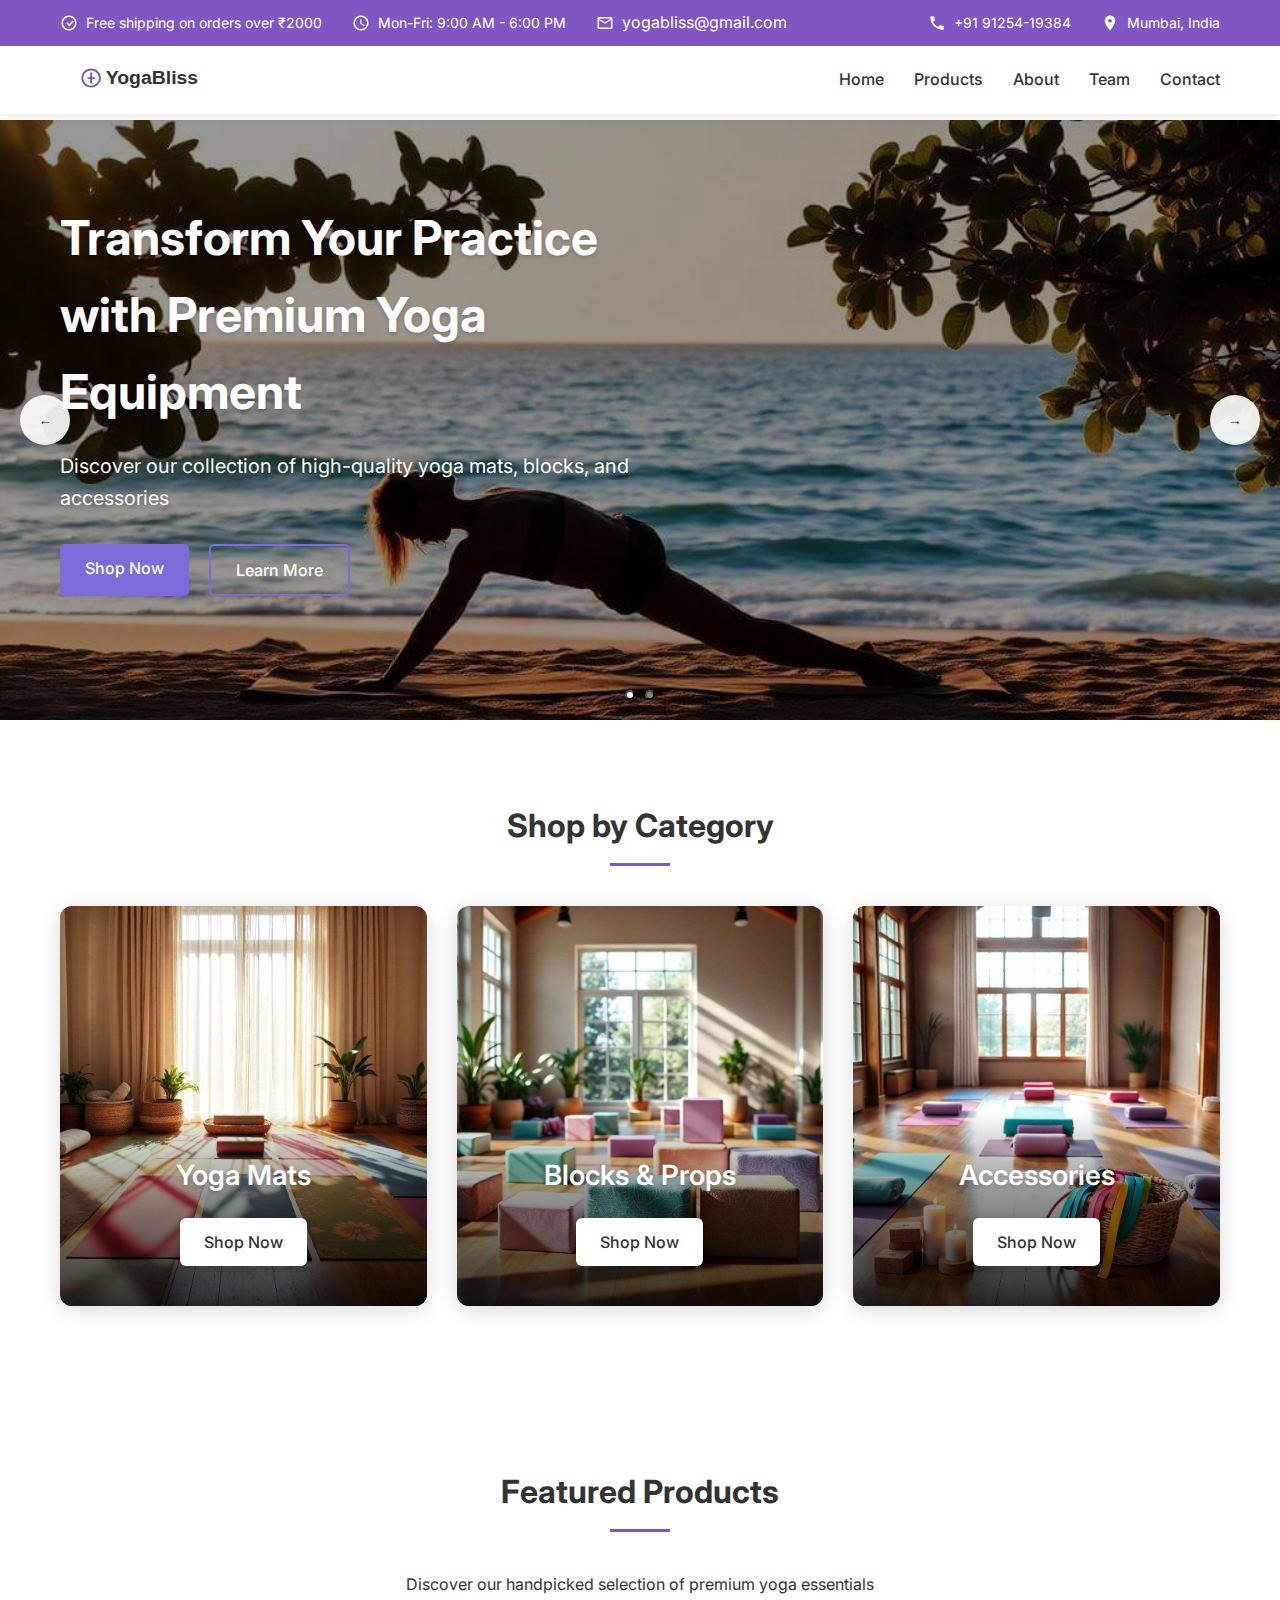
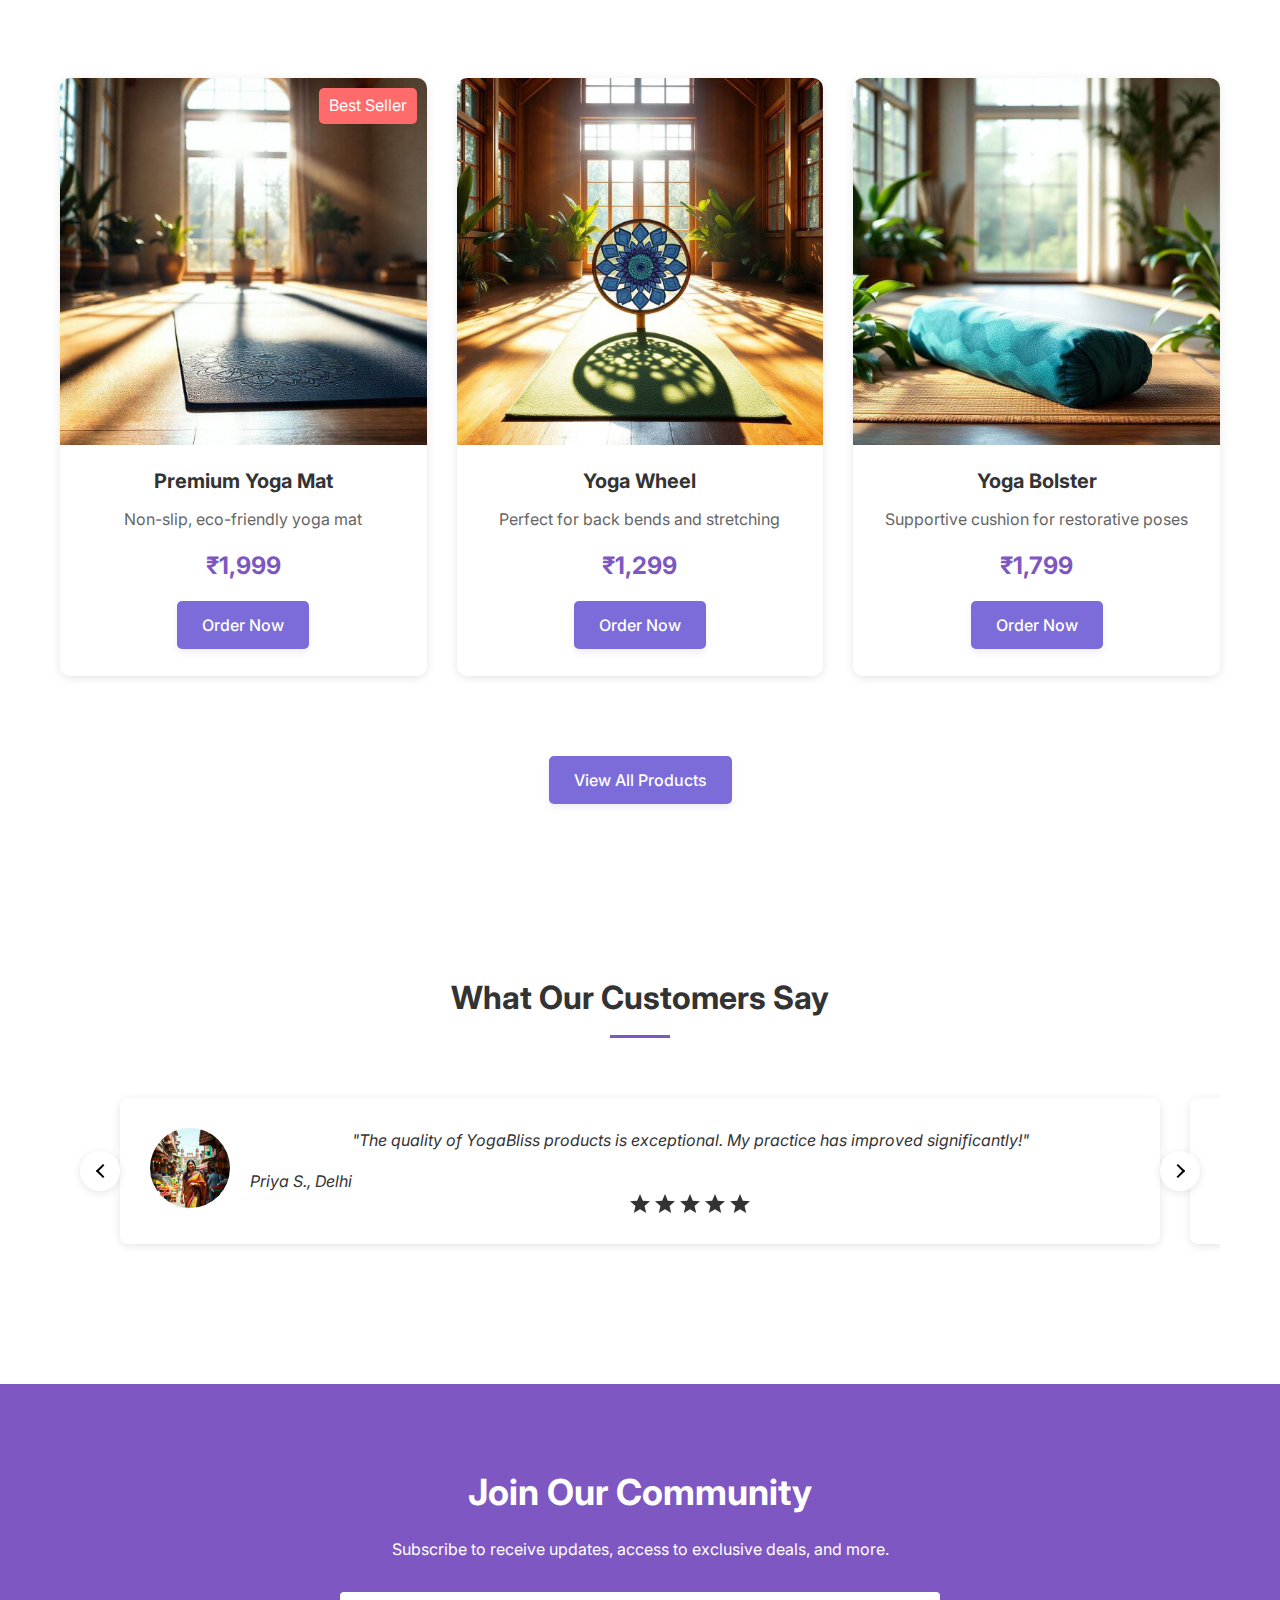
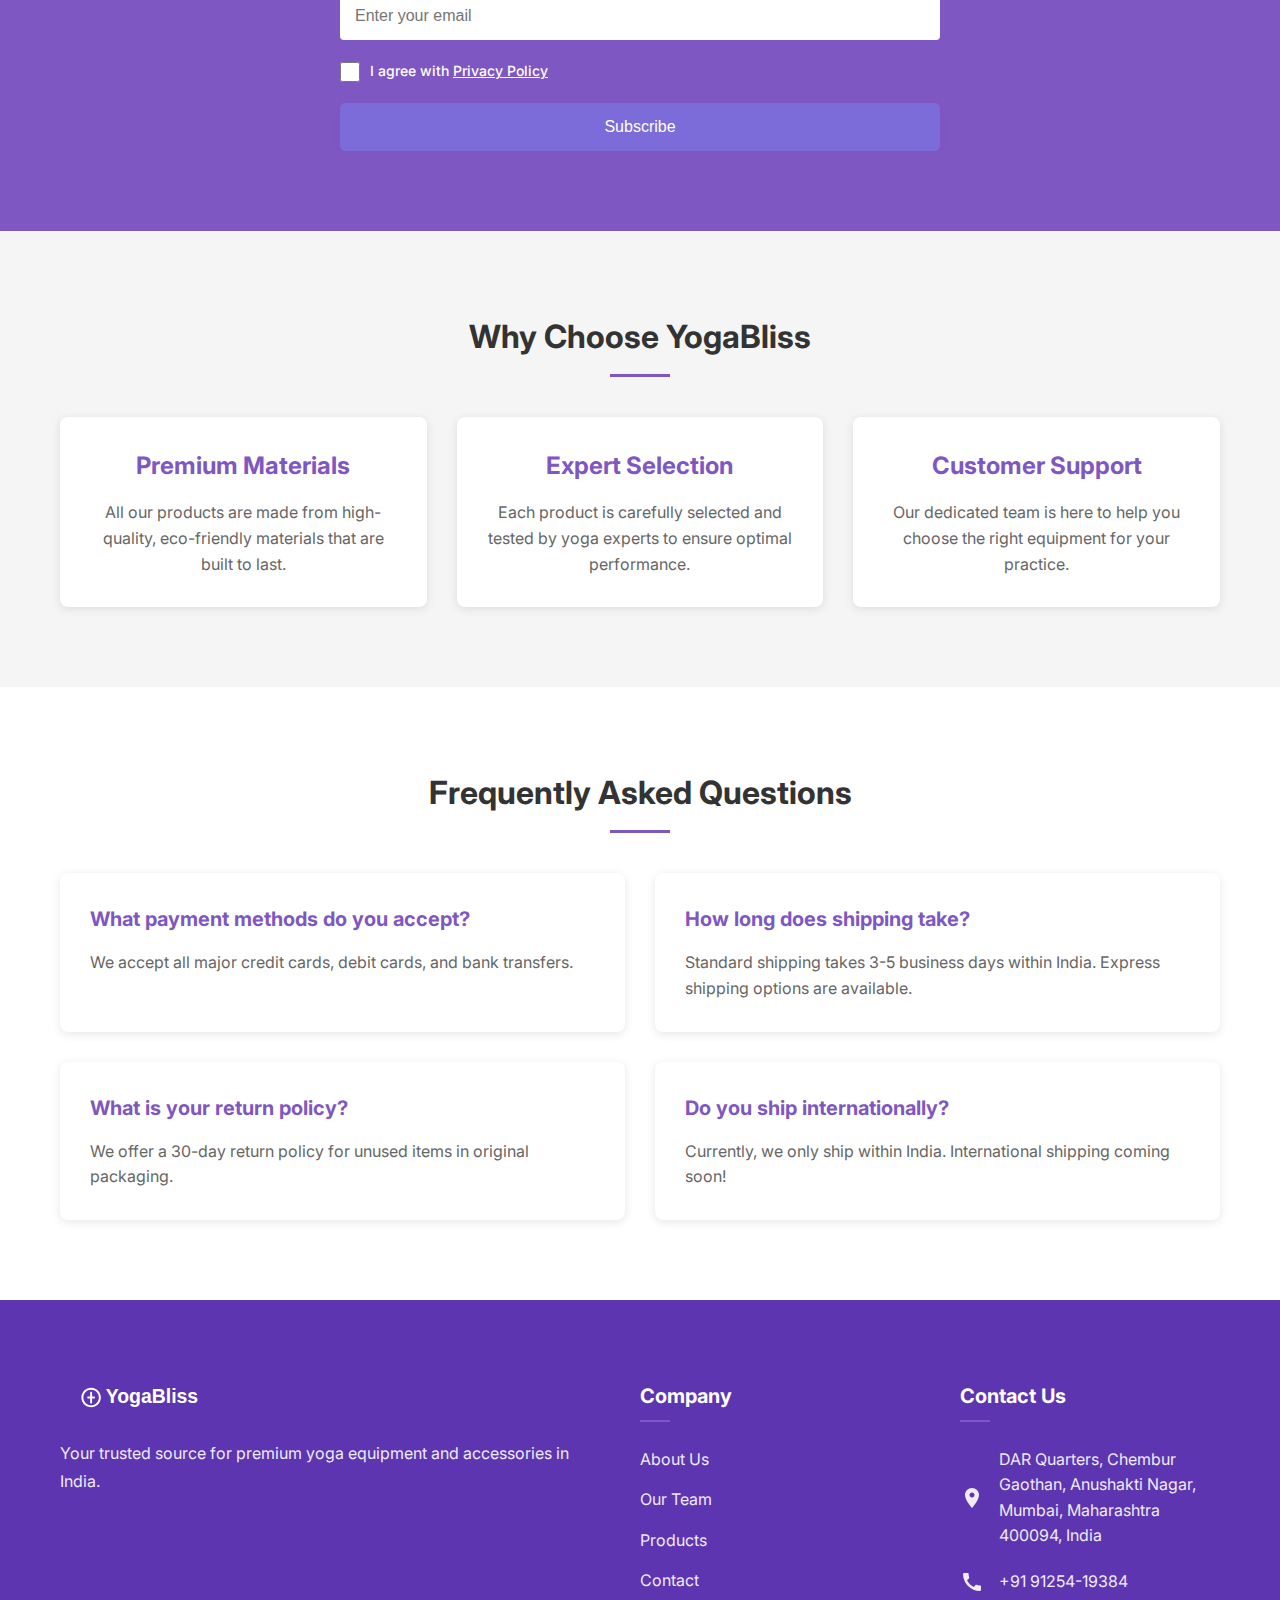
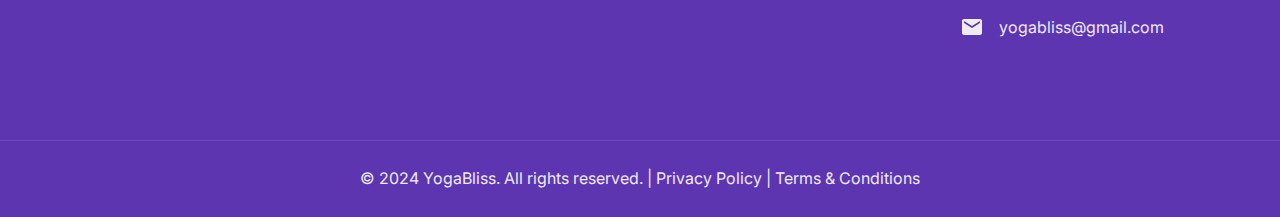
<file: index.html>
<!DOCTYPE html>
<html lang="en">
<head>
    <meta charset="UTF-8">
    <meta name="viewport" content="width=device-width, initial-scale=1.0">
    <title>YogaBliss - Premium Yoga Equipment & Accessories in India</title>
    <meta name="description" content="Discover premium yoga mats, blocks, straps & accessories at YogaBliss. High-quality yoga equipment for all levels. Free shipping across India.">
    <link rel="stylesheet" href="css/style.css">
    <link rel="icon" type="image/svg+xml" href="img/favicon.svg">
</head>
<body>
    <header class="header">
        <div class="header__top">
            <div class="container">
                <div class="header__top-inner">
                    <div class="header__info">
                        <div class="header__info-item">
                            <svg class="icon icon--white" viewBox="0 0 24 24">
                                <path d="M12 2C6.48 2 2 6.48 2 12s4.48 10 10 10 10-4.48 10-10S17.52 2 12 2zm0 18c-4.41 0-8-3.59-8-8s3.59-8 8-8 8 3.59 8 8-3.59 8-8 8zm.31-3.682l5.93-5.93-1.41-1.41-4.52 4.52-2.52-2.52L8.38 12.4z"/>
                            </svg>
                            <p>Free shipping on orders over ₹2000</p>
                        </div>
                        <div class="header__info-item">
                            <svg class="icon icon--white" viewBox="0 0 24 24">
                                <path d="M11.99 2C6.47 2 2 6.48 2 12s4.47 10 9.99 10C17.52 22 22 17.52 22 12S17.52 2 11.99 2zM12 20c-4.42 0-8-3.58-8-8s3.58-8 8-8 8 3.58 8 8-3.58 8-8 8zm.5-13H11v6l5.25 3.15.75-1.23-4.5-2.67z"/>
                            </svg>
                            <p>Mon-Fri: 9:00 AM - 6:00 PM</p>
                        </div>
                        <div class="header__info-item">
                            <svg class="icon icon--white" viewBox="0 0 24 24">
                                <path d="M20 4H4c-1.1 0-1.99.9-1.99 2L2 18c0 1.1.9 2 2 2h16c1.1 0 2-.9 2-2V6c0-1.1-.9-2-2-2zm0 14H4V8l8 5 8-5v10zm-8-7L4 6h16l-8 5z"/>
                            </svg>
                            <a href="mailto:yogabliss@gmail.com">yogabliss@gmail.com</a>
                        </div>
                    </div>
                    <div class="header__contact">
                        <div class="header__contact-item">
                            <svg class="icon icon--white" viewBox="0 0 24 24">
                                <path d="M6.62 10.79c1.44 2.83 3.76 5.14 6.59 6.59l2.2-2.2c.27-.27.67-.36 1.02-.24 1.12.37 2.33.57 3.57.57.55 0 1 .45 1 1V20c0 .55-.45 1-1 1-9.39 0-17-7.61-17-17 0-.55.45-1 1-1h3.5c.55 0 1 .45 1 1 0 1.25.2 2.45.57 3.57.11.35.03.74-.25 1.02l-2.2 2.2z"/>
                            </svg>
                            <a href="tel:+919125419384">+91 91254-19384</a>
                        </div>
                        <div class="header__contact-item">
                            <svg class="icon icon--white" viewBox="0 0 24 24">
                                <path d="M12 2C8.13 2 5 5.13 5 9c0 5.25 7 13 7 13s7-7.75 7-13c0-3.87-3.13-7-7-7zm0 9.5c-1.38 0-2.5-1.12-2.5-2.5s1.12-2.5 2.5-2.5 2.5 1.12 2.5 2.5-1.12 2.5-2.5 2.5z"/>
                            </svg>
                            <a href="https://maps.app.goo.gl/JfVNeeeQxSNsytSM6" target="_blank">Mumbai, India</a>
                        </div>
                    </div>
                </div>
            </div>
        </div>
        <div class="header__main">
            <div class="container">
                <div class="header__main-inner">
                    <a href="index.html" class="logo">
                        <img src="img/logo.svg" alt="YogaBliss logo" width="140" height="40">
                    </a>
                    <nav class="nav">
                        <button class="burger" aria-label="Toggle menu">
                            <span></span>
                            <span></span>
                            <span></span>
                        </button>
                        <ul class="nav__list">
                            <li><a href="index.html" class="nav__link active">Home</a></li>
                            <li><a href="products.html" class="nav__link">Products</a></li>
                            <li><a href="about.html" class="nav__link">About</a></li>
                            <li><a href="team.html" class="nav__link">Team</a></li>
                            <li><a href="contact.html" class="nav__link">Contact</a></li>
                        </ul>
                    </nav>
                </div>
            </div>
        </div>
    </header>

    <main>
        <section class="hero">
            <div class="hero__slider">
                <div class="hero__slider-wrapper">
                    <div class="hero__slide">
                        <div class="container">
                            <div class="hero__content">
                                <h1>Transform Your Practice with Premium Yoga Equipment</h1>
                                <p>Discover our collection of high-quality yoga mats, blocks, and accessories</p>
                                <div class="hero__buttons">
                                    <a href="#products" class="btn btn--primary">Shop Now</a>
                                    <a href="#about" class="btn btn--outline">Learn More</a>
                                </div>
                            </div>
                        </div>
                        <img src="img/hero-1.jpg" alt="Yoga practice" class="hero__image">
                    </div>
                    <div class="hero__slide">
                        <div class="container">
                            <div class="hero__content">
                                <h2>New Collection: Eco-Friendly Yoga Mats</h2>
                                <p>Made from sustainable materials for a better practice and a better planet</p>
                                <div class="hero__buttons">
                                    <a href="#mats" class="btn btn--primary">View Collection</a>
                                </div>
                            </div>
                        </div>
                        <img src="img/hero-2.jpg" alt="Eco-friendly yoga mats" class="hero__image">
                    </div>
                </div>
                <button class="hero__prev" aria-label="Previous slide">←</button>
                <button class="hero__next" aria-label="Next slide">→</button>
                <div class="hero__dots"></div>
            </div>
        </section>

        <section class="categories">
            <div class="container">
                <h2 class="section-title">Shop by Category</h2>
                <div class="categories__grid">
                    <a href="products.html" class="category-card">
                        <img src="img/category-1.jpg" alt="Yoga Mats" width="400" height="300">
                        <div class="category-card__content">
                            <h3>Yoga Mats</h3>
                            <span class="btn btn--small">Shop Now</span>
                        </div>
                    </a>
                    <a href="products.html" class="category-card">
                        <img src="img/category-2.jpg" alt="Blocks & Props" width="400" height="300">
                        <div class="category-card__content">
                            <h3>Blocks & Props</h3>
                            <span class="btn btn--small">Shop Now</span>
                        </div>
                    </a>
                    <a href="products.html" class="category-card">
                        <img src="img/category-3.jpg" alt="Accessories" width="400" height="300">
                        <div class="category-card__content">
                            <h3>Accessories</h3>
                            <span class="btn btn--small">Shop Now</span>
                        </div>
                    </a>
                </div>
            </div>
        </section>

        <section class="featured-products">
            <div class="container">
                <div class="featured-products__header">
                    <h2 class="section-title">Featured Products</h2>
                    <p>Discover our handpicked selection of premium yoga essentials</p>
                </div>
                
                <div class="products__grid">
                    <div class="product-card">
                        <div class="product-card__image">
                            <img src="img/product-1.jpg" alt="Premium Yoga Mat" width="300" height="300">
                            <div class="product-card__badge">Best Seller</div>
                        </div>
                        <div class="product-card__content">
                            <h3>Premium Yoga Mat</h3>
                            <p>Non-slip, eco-friendly yoga mat</p>
                            <span class="price">₹1,999</span>
                            <a href="contact.html" class="btn btn--primary">Order Now</a>
                        </div>
                    </div>
                    <div class="product-card">
                        <div class="product-card__image">
                            <img src="img/product-2.jpg" alt="Yoga Wheel" width="300" height="300">
                        </div>
                        <div class="product-card__content">
                            <h3>Yoga Wheel</h3>
                            <p>Perfect for back bends and stretching</p>
                            <span class="price">₹1,299</span>
                            <a href="contact.html" class="btn btn--primary">Order Now</a>
                        </div>
                    </div>
                    <div class="product-card">
                        <div class="product-card__image">
                            <img src="img/product-3.jpg" alt="Yoga Bolster" width="300" height="300">
                        </div>
                        <div class="product-card__content">
                            <h3>Yoga Bolster</h3>
                            <p>Supportive cushion for restorative poses</p>
                            <span class="price">₹1,799</span>
                            <a href="contact.html" class="btn btn--primary">Order Now</a>
                        </div>
                    </div>
                </div>
                
                <div class="featured-products__view-all">
                    <a href="products.html" class="btn btn--primary">View All Products</a>
                </div>
            </div>
        </section>

        <section class="testimonials">
            <div class="container">
                <h2 class="section-title">What Our Customers Say</h2>
                <div class="testimonials__slider">
                    <div class="testimonials__wrapper">
                        <div class="testimonial-card">
                            <div class="testimonial-card__image">
                                <img src="img/testimonial-1.jpg" alt="Priya S." width="80" height="80">
                            </div>
                            <div class="testimonial-card__content">
                                <p>"The quality of YogaBliss products is exceptional. My practice has improved significantly!"</p>
                                <cite>Priya S., Delhi</cite>
                                <div class="testimonial-card__rating">
                                    <img src="img/star.svg" alt="Star" width="20" height="20">
                                    <img src="img/star.svg" alt="Star" width="20" height="20">
                                    <img src="img/star.svg" alt="Star" width="20" height="20">
                                    <img src="img/star.svg" alt="Star" width="20" height="20">
                                    <img src="img/star.svg" alt="Star" width="20" height="20">
                                </div>
                            </div>
                        </div>
                        <div class="testimonial-card">
                            <div class="testimonial-card__image">
                                <img src="img/testimonial-2.jpg" alt="Rahul M." width="80" height="80">
                            </div>
                            <div class="testimonial-card__content">
                                <p>"Great customer service and fast delivery. The yoga mat is perfect for my daily practice."</p>
                                <cite>Rahul M., Mumbai</cite>
                                <div class="testimonial-card__rating">
                                    <img src="img/star.svg" alt="Star" width="20" height="20">
                                    <img src="img/star.svg" alt="Star" width="20" height="20">
                                    <img src="img/star.svg" alt="Star" width="20" height="20">
                                    <img src="img/star.svg" alt="Star" width="20" height="20">
                                    <img src="img/star.svg" alt="Star" width="20" height="20">
                                </div>
                            </div>
                        </div>
                        <div class="testimonial-card">
                            <div class="testimonial-card__image">
                                <img src="img/testimonial-3.jpg" alt="Anita K." width="80" height="80">
                            </div>
                            <div class="testimonial-card__content">
                                <p>"The eco-friendly materials used in their products align perfectly with my values."</p>
                                <cite>Anita K., Bangalore</cite>
                                <div class="testimonial-card__rating">
                                    <img src="img/star.svg" alt="Star" width="20" height="20">
                                    <img src="img/star.svg" alt="Star" width="20" height="20">
                                    <img src="img/star.svg" alt="Star" width="20" height="20">
                                    <img src="img/star.svg" alt="Star" width="20" height="20">
                                    <img src="img/star.svg" alt="Star" width="20" height="20">
                                </div>
                            </div>
                        </div>
                    </div>
                    <button class="testimonials__prev" aria-label="Previous testimonial"></button>
                    <button class="testimonials__next" aria-label="Next testimonial"></button>
                    <div class="testimonials__dots"></div>
                </div>
            </div>
        </section>

        <section class="newsletter">
            <div class="container">
                <div class="newsletter__inner">
                    <div class="newsletter__content">
                        <h2>Join Our Community</h2>
                        <p>Subscribe to receive updates, access to exclusive deals, and more.</p>
                    </div>
                    <form action="thanks_form.php" method="POST" class="newsletter__form">
                        <input type="email" placeholder="Enter your email" required>
                        <div class="form-group form-group--checkbox">
                            <input type="checkbox" id="newsletter-privacy" name="privacy" required>
                            <label for="newsletter-privacy">I agree with <a href="privacy-policy.html">Privacy Policy</a></label>
                        </div>
                        <button type="submit" class="btn btn--primary">Subscribe</button>
                    </form>
                </div>
            </div>
        </section>

        <section class="benefits">
            <div class="container">
                <h2 class="section-title">Why Choose YogaBliss</h2>
                <div class="benefits__grid">
                    <div class="benefit-card">
                        <h3>Premium Materials</h3>
                        <p>All our products are made from high-quality, eco-friendly materials that are built to last.</p>
                    </div>
                    <div class="benefit-card">
                        <h3>Expert Selection</h3>
                        <p>Each product is carefully selected and tested by yoga experts to ensure optimal performance.</p>
                    </div>
                    <div class="benefit-card">
                        <h3>Customer Support</h3>
                        <p>Our dedicated team is here to help you choose the right equipment for your practice.</p>
                    </div>
                </div>
            </div>
        </section>

        <section class="faq">
            <div class="container">
                <h2 class="section-title">Frequently Asked Questions</h2>
                <div class="faq__grid">
                    <div class="faq-item">
                        <h3>What payment methods do you accept?</h3>
                        <p>We accept all major credit cards, debit cards, and bank transfers.</p>
                    </div>
                    <div class="faq-item">
                        <h3>How long does shipping take?</h3>
                        <p>Standard shipping takes 3-5 business days within India. Express shipping options are available.</p>
                    </div>
                    <div class="faq-item">
                        <h3>What is your return policy?</h3>
                        <p>We offer a 30-day return policy for unused items in original packaging.</p>
                    </div>
                    <div class="faq-item">
                        <h3>Do you ship internationally?</h3>
                        <p>Currently, we only ship within India. International shipping coming soon!</p>
                    </div>
                </div>
            </div>
        </section>

        <footer class="footer">
            <div class="footer__main">
                <div class="container">
                    <div class="footer__grid">
                        <div class="footer__info">
                            <a href="index.html" class="logo">
                                <img src="img/logo-white.svg" alt="YogaBliss logo" width="140" height="40">
                            </a>
                            <p>Your trusted source for premium yoga equipment and accessories in India.</p>
                        </div>
                        <div class="footer__nav">
                            <h3>Company</h3>
                            <ul>
                                <li><a href="about.html">About Us</a></li>
                                <li><a href="team.html">Our Team</a></li>
                                <li><a href="products.html">Products</a></li>
                                <li><a href="contact.html">Contact</a></li>
                            </ul>
                        </div>
                        <div class="footer__contact">
                            <h3>Contact Us</h3>
                            <address>
                                <p>
                                    <img src="img/location.svg" alt="Location" width="24" height="24">
                                    <a href="https://maps.app.goo.gl/JfVNeeeQxSNsytSM6" target="_blank">
                                        DAR Quarters, Chembur Gaothan, Anushakti Nagar, Mumbai, Maharashtra 400094, India
                                    </a>
                                </p>
                                <p>
                                    <img src="img/phone.svg" alt="Phone" width="24" height="24">
                                    <a href="tel:+919125419384">+91 91254-19384</a>
                                </p>
                                <p>
                                    <img src="img/email.svg" alt="Email" width="24" height="24">
                                    <a href="mailto:yogabliss@gmail.com">yogabliss@gmail.com</a>
                                </p>
                            </address>
                        </div>
                    </div>
                </div>
            </div>
            <div class="footer__bottom">
                <div class="container">
                    <div class="footer__bottom-inner">
                        <p>&copy; 2024 YogaBliss. All rights reserved. | <a href="privacy-policy.html">Privacy Policy</a> | <a href="terms-conditions.html">Terms & Conditions</a></p>
                    </div>
                </div>
            </div>
        </footer>

        <script src="js/main.js"></script>
    </main>
</body>
</html>
</file>
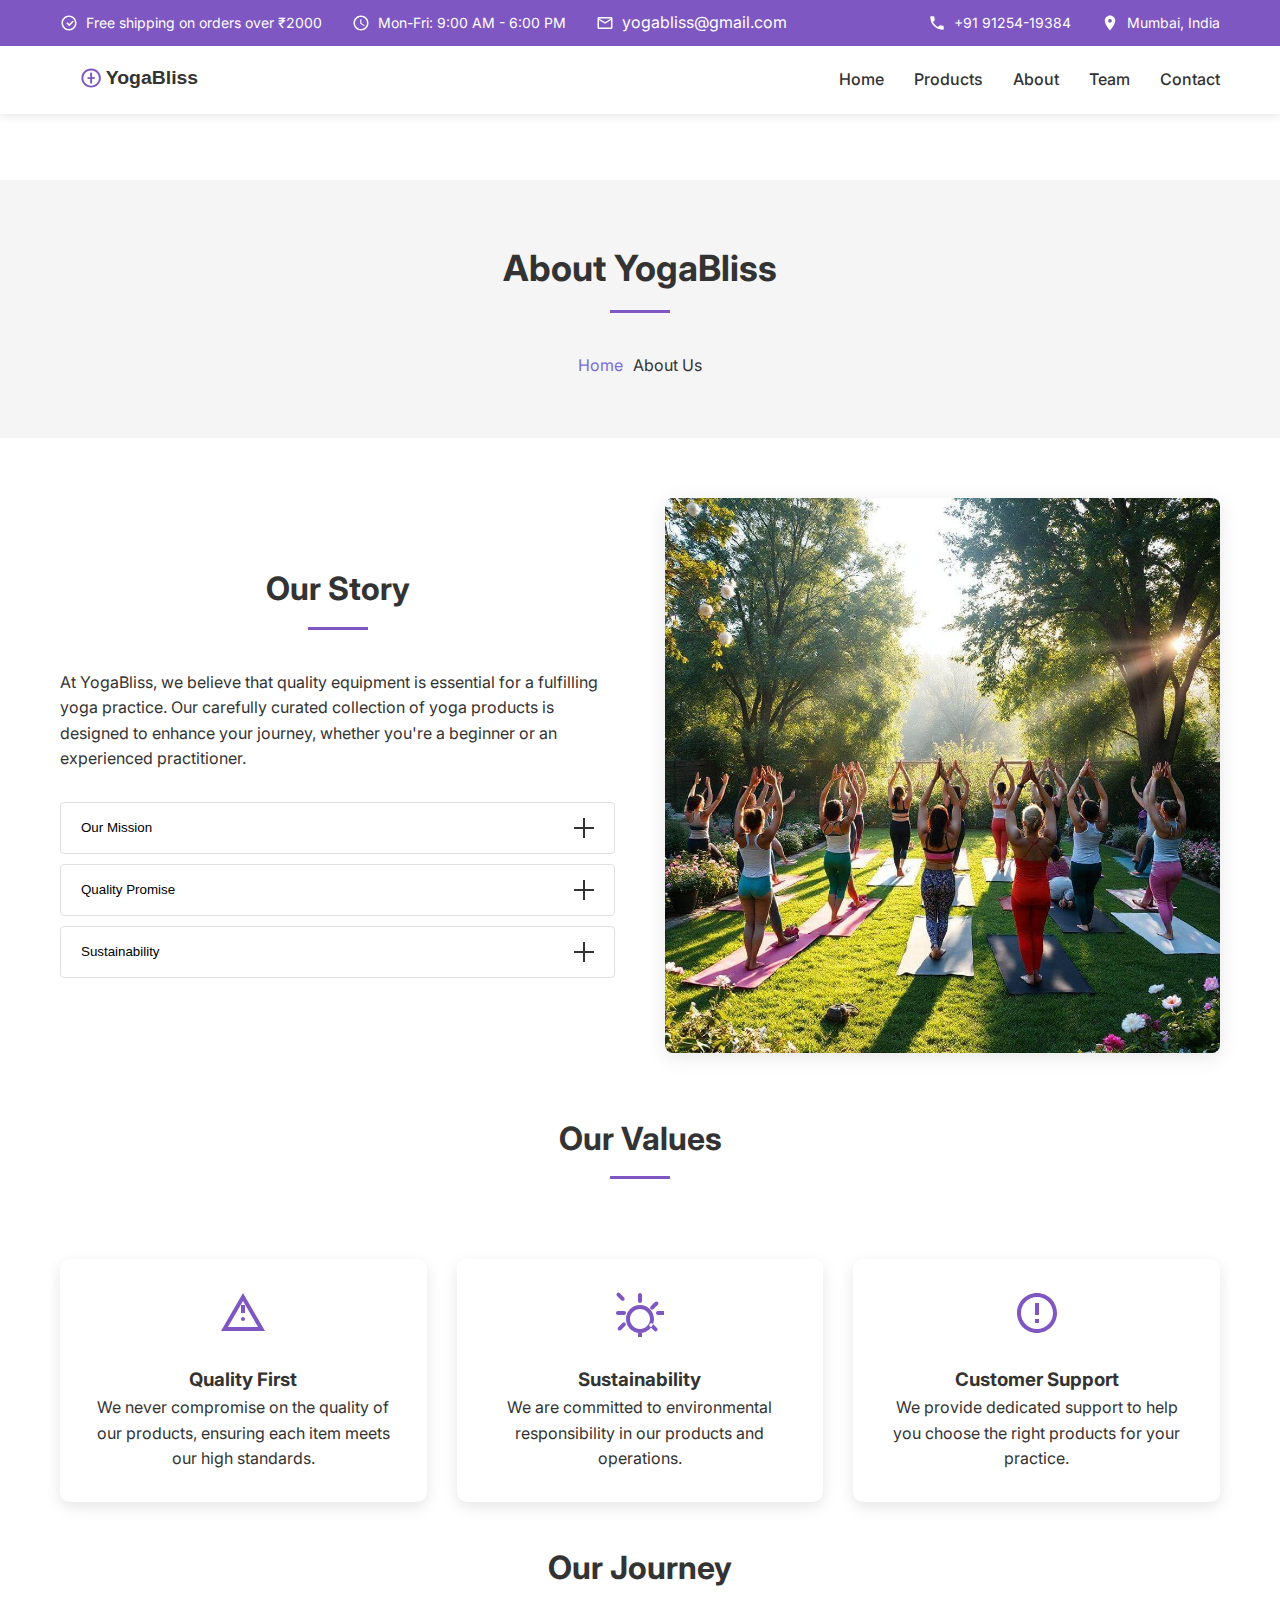
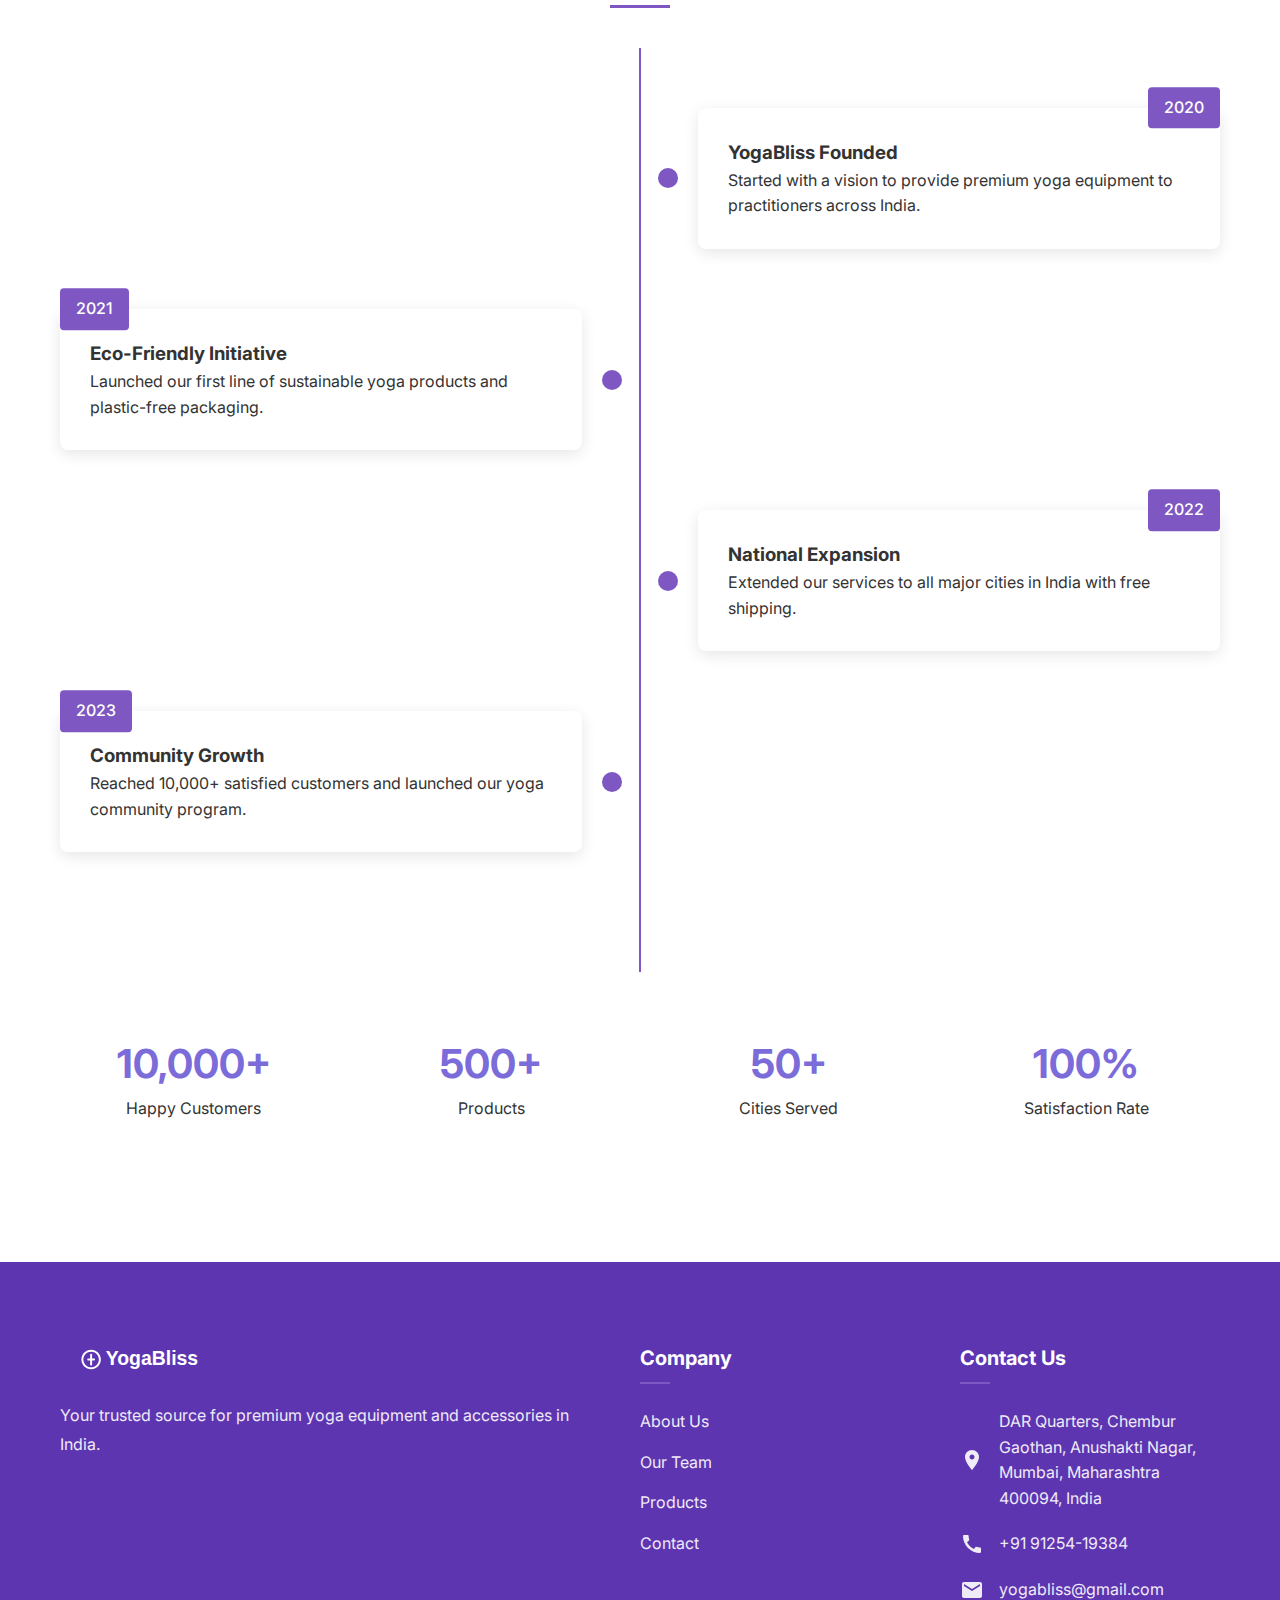
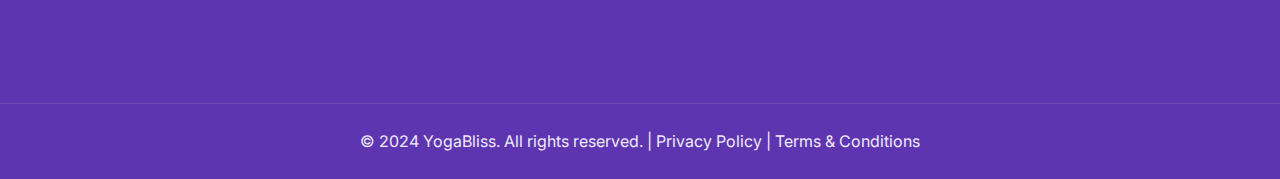
<file: about.html>
<!DOCTYPE html>
<html lang="en">
<head>
    <meta charset="UTF-8">
    <meta name="viewport" content="width=device-width, initial-scale=1.0">
    <title>About Us - YogaBliss</title>
    <meta name="description" content="Learn about YogaBliss - your trusted source for premium yoga equipment and accessories in India. Discover our mission, values, and commitment to quality.">
    <link rel="stylesheet" href="css/style.css">
    <link rel="icon" type="image/svg+xml" href="img/favicon.svg">
</head>
<body>
    <header class="header">
        <div class="header__top">
            <div class="container">
                <div class="header__top-inner">
                    <div class="header__info">
                        <div class="header__info-item">
                            <svg class="icon icon--white" viewBox="0 0 24 24">
                                <path d="M12 2C6.48 2 2 6.48 2 12s4.48 10 10 10 10-4.48 10-10S17.52 2 12 2zm0 18c-4.41 0-8-3.59-8-8s3.59-8 8-8 8 3.59 8 8-3.59 8-8 8zm.31-3.682l5.93-5.93-1.41-1.41-4.52 4.52-2.52-2.52L8.38 12.4z"/>
                            </svg>
                            <p>Free shipping on orders over ₹2000</p>
                        </div>
                        <div class="header__info-item">
                            <svg class="icon icon--white" viewBox="0 0 24 24">
                                <path d="M11.99 2C6.47 2 2 6.48 2 12s4.47 10 9.99 10C17.52 22 22 17.52 22 12S17.52 2 11.99 2zM12 20c-4.42 0-8-3.58-8-8s3.58-8 8-8 8 3.58 8 8-3.58 8-8 8zm.5-13H11v6l5.25 3.15.75-1.23-4.5-2.67z"/>
                            </svg>
                            <p>Mon-Fri: 9:00 AM - 6:00 PM</p>
                        </div>
                        <div class="header__info-item">
                            <svg class="icon icon--white" viewBox="0 0 24 24">
                                <path d="M20 4H4c-1.1 0-1.99.9-1.99 2L2 18c0 1.1.9 2 2 2h16c1.1 0 2-.9 2-2V6c0-1.1-.9-2-2-2zm0 14H4V8l8 5 8-5v10zm-8-7L4 6h16l-8 5z"/>
                            </svg>
                            <a href="mailto:yogabliss@gmail.com">yogabliss@gmail.com</a>
                        </div>
                    </div>
                    <div class="header__contact">
                        <div class="header__contact-item">
                            <svg class="icon icon--white" viewBox="0 0 24 24">
                                <path d="M6.62 10.79c1.44 2.83 3.76 5.14 6.59 6.59l2.2-2.2c.27-.27.67-.36 1.02-.24 1.12.37 2.33.57 3.57.57.55 0 1 .45 1 1V20c0 .55-.45 1-1 1-9.39 0-17-7.61-17-17 0-.55.45-1 1-1h3.5c.55 0 1 .45 1 1 0 1.25.2 2.45.57 3.57.11.35.03.74-.25 1.02l-2.2 2.2z"/>
                            </svg>
                            <a href="tel:+919125419384">+91 91254-19384</a>
                        </div>
                        <div class="header__contact-item">
                            <svg class="icon icon--white" viewBox="0 0 24 24">
                                <path d="M12 2C8.13 2 5 5.13 5 9c0 5.25 7 13 7 13s7-7.75 7-13c0-3.87-3.13-7-7-7zm0 9.5c-1.38 0-2.5-1.12-2.5-2.5s1.12-2.5 2.5-2.5 2.5 1.12 2.5 2.5-1.12 2.5-2.5 2.5z"/>
                            </svg>
                            <a href="https://maps.app.goo.gl/JfVNeeeQxSNsytSM6" target="_blank">Mumbai, India</a>
                        </div>
                    </div>
                </div>
            </div>
        </div>
        <div class="header__main">
            <div class="container">
                <div class="header__main-inner">
                    <a href="index.html" class="logo">
                        <img src="img/logo.svg" alt="YogaBliss logo" width="140" height="40">
                    </a>
                    <nav class="nav">
                        <button class="burger" aria-label="Toggle menu">
                            <span></span>
                            <span></span>
                            <span></span>
                        </button>
                        <ul class="nav__list">
                            <li><a href="index.html" class="nav__link">Home</a></li>
                            <li><a href="products.html" class="nav__link">Products</a></li>
                            <li><a href="about.html" class="nav__link active">About</a></li>
                            <li><a href="team.html" class="nav__link">Team</a></li>
                            <li><a href="contact.html" class="nav__link">Contact</a></li>
                        </ul>
                    </nav>
                </div>
            </div>
        </div>
    </header>

    <main class="main">
        <section class="page-header">
            <div class="container">
                <h1 class="page-title">About YogaBliss</h1>
                <nav class="breadcrumbs">
                    <ul>
                        <li><a href="index.html">Home</a></li>
                        <li>About Us</li>
                    </ul>
                </nav>
            </div>
        </section>

        <section class="about-intro">
            <div class="container">
                <div class="about__grid">
                    <div class="about__content">
                        <h2 class="section-title">Our Story</h2>
                        <p>At YogaBliss, we believe that quality equipment is essential for a fulfilling yoga practice. Our carefully curated collection of yoga products is designed to enhance your journey, whether you're a beginner or an experienced practitioner.</p>
                        <div class="accordion">
                            <div class="accordion__item">
                                <button class="accordion__header">
                                    Our Mission
                                    <span class="accordion__icon"></span>
                                </button>
                                <div class="accordion__content">
                                    <p>To provide high-quality yoga equipment that supports and enhances your practice, while promoting sustainability and mindful living.</p>
                                </div>
                            </div>
                            <div class="accordion__item">
                                <button class="accordion__header">
                                    Quality Promise
                                    <span class="accordion__icon"></span>
                                </button>
                                <div class="accordion__content">
                                    <p>Every product in our collection is carefully tested and selected to ensure it meets our high standards of quality and durability.</p>
                                </div>
                            </div>
                            <div class="accordion__item">
                                <button class="accordion__header">
                                    Sustainability
                                    <span class="accordion__icon"></span>
                                </button>
                                <div class="accordion__content">
                                    <p>We're committed to reducing our environmental impact by using eco-friendly materials and sustainable packaging.</p>
                                </div>
                            </div>
                        </div>
                    </div>
                    <div class="about__image">
                        <img src="img/about.jpg" alt="Yoga practice" width="600" height="400">
                    </div>
                </div>
            </div>
        </section>

        <section class="values">
            <div class="container">
                <h2 class="section-title">Our Values</h2>
                <div class="values__grid">
                    <div class="value-card">
                        <div class="value-card__icon">
                            <svg class="icon icon--lg icon--primary" viewBox="0 0 24 24">
                                <path d="M12 2L1 21h22L12 2zm0 3.99L19.53 19H4.47L12 5.99zM12 16c-.55 0-1-.45-1-1s.45-1 1-1 1 .45 1 1-.45 1-1 1zm1-4h-2V8h2v4z"/>
                            </svg>
                        </div>
                        <h3>Quality First</h3>
                        <p>We never compromise on the quality of our products, ensuring each item meets our high standards.</p>
                    </div>
                    <div class="value-card">
                        <div class="value-card__icon">
                            <svg class="icon icon--lg icon--primary" viewBox="0 0 24 24">
                                <path d="M12 22c3.859 0 7-3.141 7-7s-3.141-7-7-7c-3.859 0-7 3.141-7 7s3.141 7 7 7zm0-12c2.757 0 5 2.243 5 5s-2.243 5-5 5-5-2.243-5-5 2.243-5 5-5zm-1-4V3c0-.552.448-1 1-1s1 .448 1 1v3c0 .552-.448 1-1 1s-1-.448-1-1zm6.364 2.636l2.121-2.121c.391-.391 1.023-.391 1.414 0s.391 1.023 0 1.414l-2.121 2.121c-.391.391-1.023.391-1.414 0s-.391-1.023 0-1.414zM21 11h3c.552 0 1 .448 1 1s-.448 1-1 1h-3c-.552 0-1-.448-1-1s.448-1 1-1zm-2.636 6.364l2.121 2.121c.391.391.391 1.023 0 1.414s-1.023.391-1.414 0l-2.121-2.121c-.391-.391-.391-1.023 0-1.414s1.023-.391 1.414 0zM11 21v3c0 .552.448 1 1 1s1-.448 1-1v-3c0-.552-.448-1-1-1s-1 .448-1 1zm-6.364-2.636l-2.121 2.121c-.391.391-1.023.391-1.414 0s-.391-1.023 0-1.414l2.121-2.121c.391-.391 1.023-.391 1.414 0s.391 1.023 0 1.414zM0 12c0-.552.448-1 1-1h3c.552 0 1 .448 1 1s-.448 1-1 1H1c-.552 0-1-.448-1-1zm2.636-6.364l-2.121-2.121c-.391-.391-.391-1.023 0-1.414s1.023-.391 1.414 0l2.121 2.121c.391.391.391 1.023 0 1.414s-1.023.391-1.414 0z"/>
                            </svg>
                        </div>
                        <h3>Sustainability</h3>
                        <p>We are committed to environmental responsibility in our products and operations.</p>
                    </div>
                    <div class="value-card">
                        <div class="value-card__icon">
                            <svg class="icon icon--lg icon--primary" viewBox="0 0 24 24">
                                <path d="M12 2C6.48 2 2 6.48 2 12s4.48 10 10 10 10-4.48 10-10S17.52 2 12 2zm0 18c-4.41 0-8-3.59-8-8s3.59-8 8-8 8 3.59 8 8-3.59 8-8 8zm-1-13h2v6h-2zm0 8h2v2h-2z"/>
                            </svg>
                        </div>
                        <h3>Customer Support</h3>
                        <p>We provide dedicated support to help you choose the right products for your practice.</p>
                    </div>
                </div>
            </div>
        </section>

        <section class="milestones">
            <div class="container">
                <h2 class="section-title">Our Journey</h2>
                <div class="timeline">
                    <div class="timeline__item">
                        <div class="timeline__date">2020</div>
                        <div class="timeline__content">
                            <h3>YogaBliss Founded</h3>
                            <p>Started with a vision to provide premium yoga equipment to practitioners across India.</p>
                        </div>
                    </div>
                    <div class="timeline__item">
                        <div class="timeline__date">2021</div>
                        <div class="timeline__content">
                            <h3>Eco-Friendly Initiative</h3>
                            <p>Launched our first line of sustainable yoga products and plastic-free packaging.</p>
                        </div>
                    </div>
                    <div class="timeline__item">
                        <div class="timeline__date">2022</div>
                        <div class="timeline__content">
                            <h3>National Expansion</h3>
                            <p>Extended our services to all major cities in India with free shipping.</p>
                        </div>
                    </div>
                    <div class="timeline__item">
                        <div class="timeline__date">2023</div>
                        <div class="timeline__content">
                            <h3>Community Growth</h3>
                            <p>Reached 10,000+ satisfied customers and launched our yoga community program.</p>
                        </div>
                    </div>
                </div>
            </div>
        </section>

        <section class="stats">
            <div class="container">
                <div class="stats__grid">
                    <div class="stat-card">
                        <div class="stat-card__number" data-number="10000" data-plus>10,000+</div>
                        <div class="stat-card__label">Happy Customers</div>
                    </div>
                    <div class="stat-card">
                        <div class="stat-card__number" data-number="500" data-plus>500+</div>
                        <div class="stat-card__label">Products</div>
                    </div>
                    <div class="stat-card">
                        <div class="stat-card__number" data-number="50" data-plus>50+</div>
                        <div class="stat-card__label">Cities Served</div>
                    </div>
                    <div class="stat-card">
                        <div class="stat-card__number" data-number="100" data-percentage>100%</div>
                        <div class="stat-card__label">Satisfaction Rate</div>
                    </div>
                </div>
            </div>
        </section>
    </main>

    <footer class="footer">
        <div class="footer__main">
            <div class="container">
                <div class="footer__grid">
                    <div class="footer__info">
                        <a href="index.html" class="logo">
                            <img src="img/logo-white.svg" alt="YogaBliss logo" width="140" height="40">
                        </a>
                        <p>Your trusted source for premium yoga equipment and accessories in India.</p>
                    </div>
                    <div class="footer__nav">
                        <h3>Company</h3>
                        <ul>
                            <li><a href="about.html">About Us</a></li>
                            <li><a href="team.html">Our Team</a></li>
                            <li><a href="products.html">Products</a></li>
                            <li><a href="contact.html">Contact</a></li>
                        </ul>
                    </div>
                    <div class="footer__contact">
                        <h3>Contact Us</h3>
                        <address>
                            <p>
                                <img src="img/location.svg" alt="Location" width="24" height="24">
                                <a href="https://maps.app.goo.gl/JfVNeeeQxSNsytSM6" target="_blank">
                                    DAR Quarters, Chembur Gaothan, Anushakti Nagar, Mumbai, Maharashtra 400094, India
                                </a>
                            </p>
                            <p>
                                <img src="img/phone.svg" alt="Phone" width="24" height="24">
                                <a href="tel:+919125419384">+91 91254-19384</a>
                            </p>
                            <p>
                                <img src="img/email.svg" alt="Email" width="24" height="24">
                                <a href="mailto:yogabliss@gmail.com">yogabliss@gmail.com</a>
                            </p>
                        </address>
                    </div>
                </div>
            </div>
        </div>
        <div class="footer__bottom">
            <div class="container">
                <div class="footer__bottom-inner">
                    <p>&copy; 2024 YogaBliss. All rights reserved. | <a href="privacy-policy.html">Privacy Policy</a> | <a href="terms-conditions.html">Terms & Conditions</a></p>
                </div>
            </div>
        </div>
    </footer>

    <script src="js/main.js"></script>
</body>
</html>
</file>
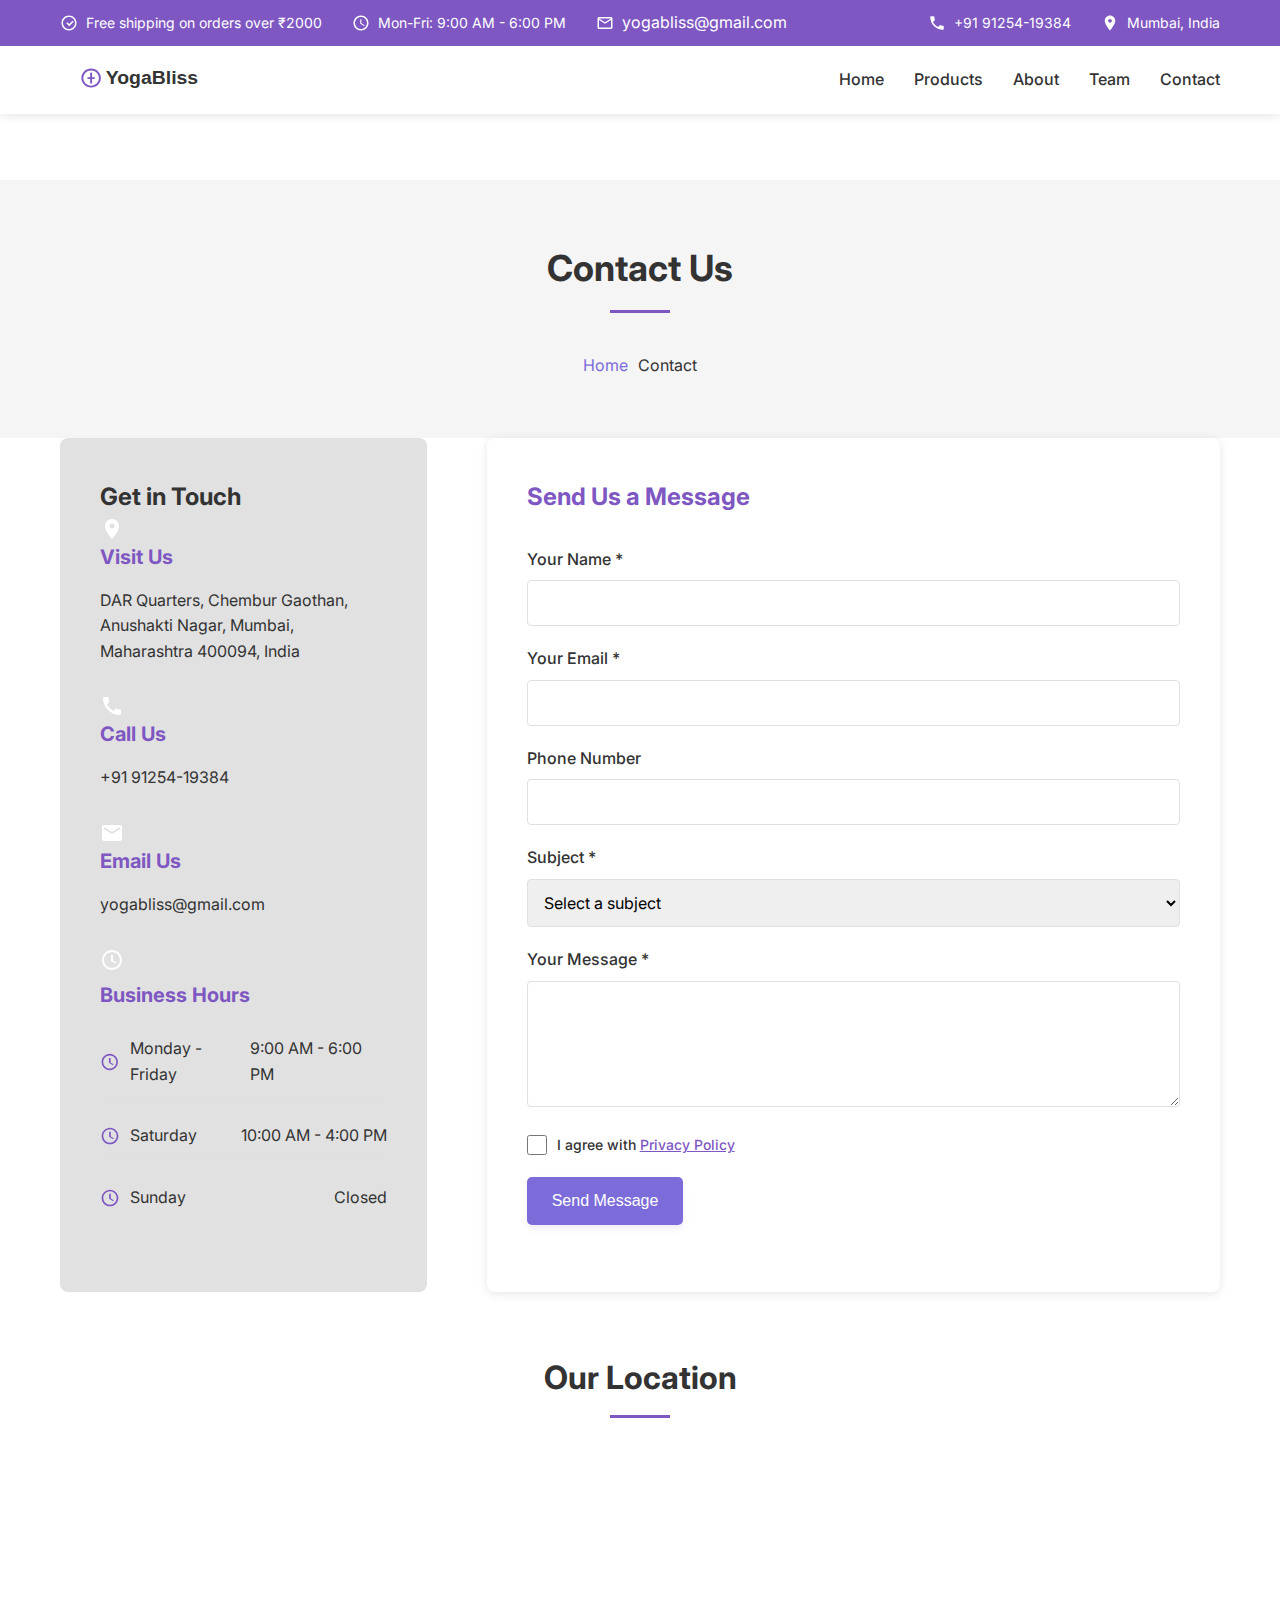
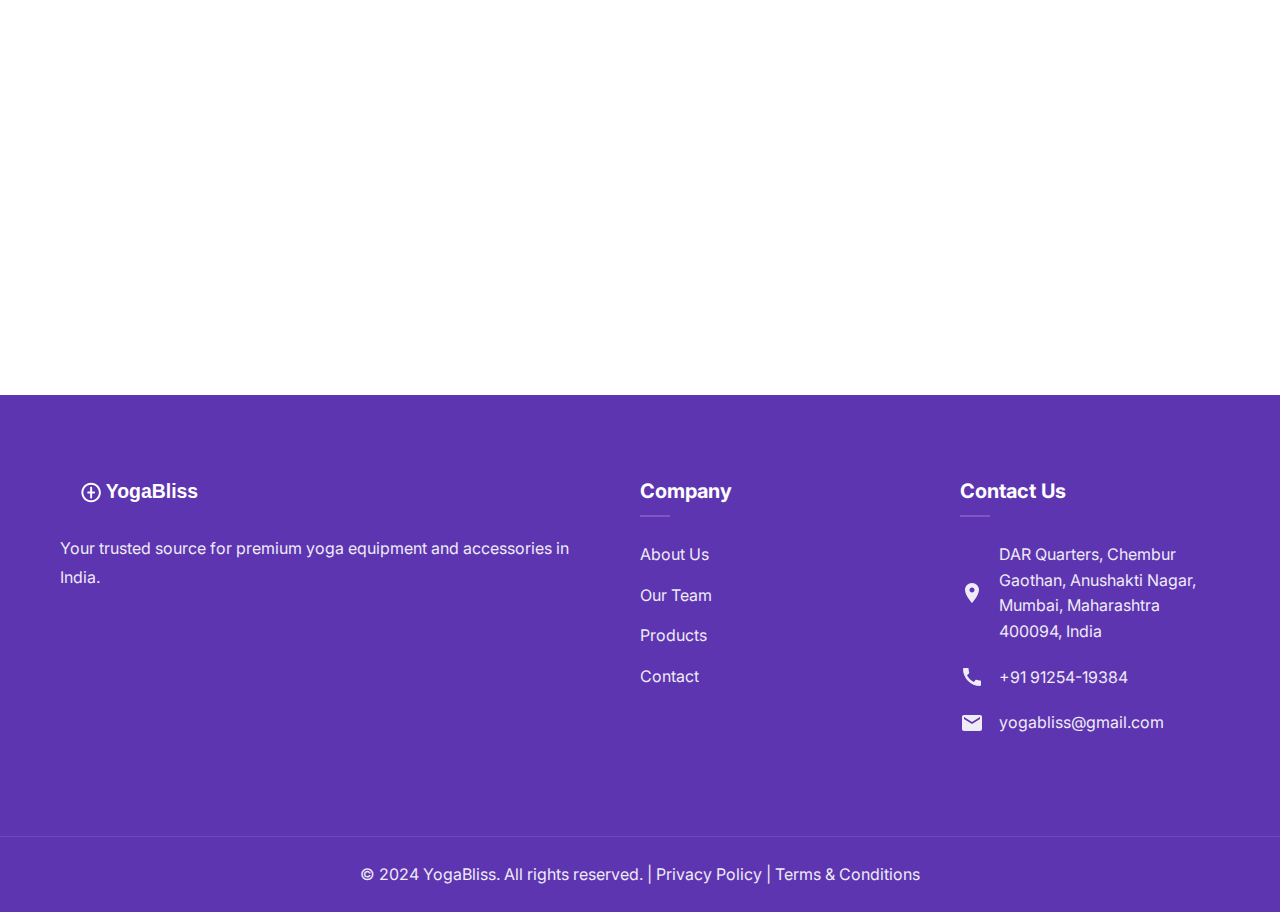
<file: contact.html>
<!DOCTYPE html>
<html lang="en">
  <head>
    <meta charset="UTF-8" />
    <meta name="viewport" content="width=device-width, initial-scale=1.0" />
    <title>Contact Us - YogaBliss</title>
    <meta
      name="description"
      content="Get in touch with YogaBliss. Contact us for product inquiries, support, or any questions about our yoga equipment and accessories."
    />
    <link rel="stylesheet" href="css/style.css" />
    <link rel="icon" type="image/svg+xml" href="img/favicon.svg" />
  </head>
  <body>
    <header class="header">
      <div class="header__top">
        <div class="container">
          <div class="header__top-inner">
            <div class="header__info">
              <div class="header__info-item">
                <svg class="icon icon--white" viewBox="0 0 24 24">
                  <path d="M12 2C6.48 2 2 6.48 2 12s4.48 10 10 10 10-4.48 10-10S17.52 2 12 2zm0 18c-4.41 0-8-3.59-8-8s3.59-8 8-8 8 3.59 8 8-3.59 8-8 8zm.31-3.682l5.93-5.93-1.41-1.41-4.52 4.52-2.52-2.52L8.38 12.4z"/>
                </svg>
                <p>Free shipping on orders over ₹2000</p>
              </div>
              <div class="header__info-item">
                <svg class="icon icon--white" viewBox="0 0 24 24">
                  <path d="M11.99 2C6.47 2 2 6.48 2 12s4.47 10 9.99 10C17.52 22 22 17.52 22 12S17.52 2 11.99 2zM12 20c-4.42 0-8-3.58-8-8s3.58-8 8-8 8 3.58 8 8-3.58 8-8 8zm.5-13H11v6l5.25 3.15.75-1.23-4.5-2.67z"/>
                </svg>
                <p>Mon-Fri: 9:00 AM - 6:00 PM</p>
              </div>
              <div class="header__info-item">
                <svg class="icon icon--white" viewBox="0 0 24 24">
                  <path d="M20 4H4c-1.1 0-1.99.9-1.99 2L2 18c0 1.1.9 2 2 2h16c1.1 0 2-.9 2-2V6c0-1.1-.9-2-2-2zm0 14H4V8l8 5 8-5v10zm-8-7L4 6h16l-8 5z"/>
                </svg>
                <a href="mailto:yogabliss@gmail.com">yogabliss@gmail.com</a>
              </div>
            </div>
            <div class="header__contact">
              <div class="header__contact-item">
                <svg class="icon icon--white" viewBox="0 0 24 24">
                  <path d="M6.62 10.79c1.44 2.83 3.76 5.14 6.59 6.59l2.2-2.2c.27-.27.67-.36 1.02-.24 1.12.37 2.33.57 3.57.57.55 0 1 .45 1 1V20c0 .55-.45 1-1 1-9.39 0-17-7.61-17-17 0-.55.45-1 1-1h3.5c.55 0 1 .45 1 1 0 1.25.2 2.45.57 3.57.11.35.03.74-.25 1.02l-2.2 2.2z"/>
                </svg>
                <a href="tel:+919125419384">+91 91254-19384</a>
              </div>
              <div class="header__contact-item">
                <svg class="icon icon--white" viewBox="0 0 24 24">
                  <path d="M12 2C8.13 2 5 5.13 5 9c0 5.25 7 13 7 13s7-7.75 7-13c0-3.87-3.13-7-7-7zm0 9.5c-1.38 0-2.5-1.12-2.5-2.5s1.12-2.5 2.5-2.5 2.5 1.12 2.5 2.5-1.12 2.5-2.5 2.5z"/>
                </svg>
                <a href="https://maps.app.goo.gl/JfVNeeeQxSNsytSM6" target="_blank">Mumbai, India</a>
              </div>
            </div>
          </div>
        </div>
      </div>
      <div class="header__main">
        <div class="container">
          <div class="header__main-inner">
            <a href="index.html" class="logo">
              <img
                src="img/logo.svg"
                alt="YogaBliss logo"
                width="140"
                height="40"
              />
            </a>
            <nav class="nav">
              <button class="burger" aria-label="Toggle menu">
                <span></span>
                <span></span>
                <span></span>
              </button>
              <ul class="nav__list">
                <li><a href="index.html" class="nav__link">Home</a></li>
                <li><a href="products.html" class="nav__link">Products</a></li>
                <li><a href="about.html" class="nav__link">About</a></li>
                <li><a href="team.html" class="nav__link">Team</a></li>
                <li>
                  <a href="contact.html" class="nav__link active">Contact</a>
                </li>
              </ul>
            </nav>
          </div>
        </div>
      </div>
    </header>

    <main class="main">
      <section class="page-header">
        <div class="container">
          <h1 class="page-title">Contact Us</h1>
          <nav class="breadcrumbs">
            <ul>
              <li><a href="index.html">Home</a></li>
              <li>Contact</li>
            </ul>
          </nav>
        </div>
      </section>

      <section class="contact">
        <div class="container">
          <div class="contact__grid">
            <div class="contact__info">
              <h2>Get in Touch</h2> 

              <div class="contact__details">
                <div class="contact__item">
                  <div class="contact__item-icon">
                    <img
                      src="img/location.svg"
                      alt="Location"
                      width="24"
                      height="24"
                    />
                  </div>
                  <div class="contact__item-content">
                    <h3>Visit Us</h3>
                    <p>
                      <a
                        href="https://maps.app.goo.gl/JfVNeeeQxSNsytSM6"
                        target="_blank"
                      >
                        DAR Quarters, Chembur Gaothan,<br />
                        Anushakti Nagar, Mumbai,<br />
                        Maharashtra 400094, India
                      </a>
                    </p>
                  </div>
                </div>

                <div class="contact__item">
                  <div class="contact__item-icon">
                    <img
                      src="img/phone.svg"
                      alt="Phone"
                      width="24"
                      height="24"
                    />
                  </div>
                  <div class="contact__item-content">
                    <h3>Call Us</h3>
                    <p>
                      <a href="tel:+919125419384">+91 91254-19384</a>
                    </p>
                  </div>
                </div>

                <div class="contact__item">
                  <div class="contact__item-icon">
                    <img
                      src="img/email.svg"
                      alt="Email"
                      width="24"
                      height="24"
                    />
                  </div>
                  <div class="contact__item-content">
                    <h3>Email Us</h3>
                    <p>
                      <a href="mailto:yogabliss@gmail.com"
                        >yogabliss@gmail.com</a
                      >
                    </p>
                  </div>
                </div>

                <div class="contact__item">
                  <div class="contact__item-icon">
                    <svg class="icon icon--white" viewBox="0 0 24 24">
                      <path
                        d="M12 2C6.486 2 2 6.486 2 12s4.486 10 10 10 10-4.486 10-10S17.514 2 12 2zm0 18c-4.411 0-8-3.589-8-8s3.589-8 8-8 8 3.589 8 8-3.589 8-8 8zM13 7h-2v6l4.75 2.85.75-1.23-3.5-2.07V7z"
                      />
                    </svg>
                  </div>
                  <div class="contact__item-content">
                    <h3>Business Hours</h3>
                    <div class="business-hours">
                      <div class="business-hours__item">
                        <div class="business-hours__day">
                          <svg class="icon icon--primary" viewBox="0 0 24 24">
                            <path
                              d="M12 2C6.486 2 2 6.486 2 12s4.486 10 10 10 10-4.486 10-10S17.514 2 12 2zm0 18c-4.411 0-8-3.589-8-8s3.589-8 8-8 8 3.589 8 8-3.589 8-8 8zM13 7h-2v6l4.75 2.85.75-1.23-3.5-2.07V7z"
                            />
                          </svg>
                          <span>Monday - Friday</span>
                        </div>
                        <span>9:00 AM - 6:00 PM</span>
                      </div>
                      <div class="business-hours__item">
                        <div class="business-hours__day">
                          <svg class="icon icon--primary" viewBox="0 0 24 24">
                            <path
                              d="M12 2C6.486 2 2 6.486 2 12s4.486 10 10 10 10-4.486 10-10S17.514 2 12 2zm0 18c-4.411 0-8-3.589-8-8s3.589-8 8-8 8 3.589 8 8-3.589 8-8 8zM13 7h-2v6l4.75 2.85.75-1.23-3.5-2.07V7z"
                            />
                          </svg>
                          <span>Saturday</span>
                        </div>
                        <span>10:00 AM - 4:00 PM</span>
                      </div>
                      <div class="business-hours__item">
                        <div class="business-hours__day">
                          <svg class="icon icon--primary" viewBox="0 0 24 24">
                            <path
                              d="M12 2C6.486 2 2 6.486 2 12s4.486 10 10 10 10-4.486 10-10S17.514 2 12 2zm0 18c-4.411 0-8-3.589-8-8s3.589-8 8-8 8 3.589 8 8-3.589 8-8 8zM13 7h-2v6l4.75 2.85.75-1.23-3.5-2.07V7z"
                            />
                          </svg>
                          <span>Sunday</span>
                        </div>
                        <span>Closed</span>
                      </div>
                    </div>
                  </div>
                </div>
              </div>
            </div>

            <div class="contact__form">
              <h2>Send Us a Message</h2>
              <form action="thanks_form.php" method="POST" class="form">
                <div class="form-group">
                  <label for="name">Your Name *</label>
                  <input type="text" id="name" name="name" required />
                </div>

                <div class="form-group">
                  <label for="email">Your Email *</label>
                  <input type="email" id="email" name="email" required />
                </div>

                <div class="form-group">
                  <label for="phone">Phone Number</label>
                  <input type="tel" id="phone" name="phone" />
                </div>

                <div class="form-group">
                  <label for="subject">Subject *</label>
                  <select id="subject" name="subject" required>
                    <option value="">Select a subject</option>
                    <option value="product">Product Inquiry</option>
                    <option value="order">Order Status</option>
                    <option value="support">Customer Support</option>
                    <option value="other">Other</option>
                  </select>
                </div>

                <div class="form-group">
                  <label for="message">Your Message *</label>
                  <textarea
                    id="message"
                    name="message"
                    rows="5"
                    required
                  ></textarea>
                </div>

                <div class="form-group form-group--checkbox">
                  <input type="checkbox" id="privacy" name="privacy" required />
                  <label for="privacy"
                    >I agree with
                    <a href="privacy-policy.html">Privacy Policy</a></label
                  >
                </div>

                <button type="submit" class="btn btn--primary">
                  Send Message
                </button>
              </form>
            </div>
          </div>
        </div>
      </section>

      <section class="map">
        <div class="container">
          <h2 class="section-title">Our Location</h2>
          <div class="map__wrapper">
            <iframe
              src="https://www.google.com/maps/embed?pb=!1m14!1m8!1m3!1d1757.886404292303!2d72.8979803!3d19.058977!3m2!1i1024!2i768!4f13.1!3m3!1m2!1s0x3be7c7005d7b77e9%3A0x60b4729fffb6e667!2sVenkatagiri!5e1!3m2!1sru!2sru!4v1737412468394!5m2!1sru!2sru"
              width="100%"
              height="450"
              style="border: 0"
              allowfullscreen=""
              loading="lazy"
              referrerpolicy="no-referrer-when-downgrade"
            ></iframe>
          </div>
        </div>
      </section>
    </main>

    <footer class="footer">
      <div class="footer__main">
        <div class="container">
          <div class="footer__grid">
            <div class="footer__info">
              <a href="index.html" class="logo">
                <img
                  src="img/logo-white.svg"
                  alt="YogaBliss logo"
                  width="140"
                  height="40"
                />
              </a>
              <p>
                Your trusted source for premium yoga equipment and accessories
                in India.
              </p>
            </div>
            <div class="footer__nav">
              <h3>Company</h3>
              <ul>
                <li><a href="about.html">About Us</a></li>
                <li><a href="team.html">Our Team</a></li>
                <li><a href="products.html">Products</a></li>
                <li><a href="contact.html">Contact</a></li>
              </ul>
            </div>
            <div class="footer__contact">
              <h3>Contact Us</h3>
              <address>
                <p>
                  <img
                    src="img/location.svg"
                    alt="Location"
                    width="24"
                    height="24"
                  />
                  <a
                    href="https://maps.app.goo.gl/JfVNeeeQxSNsytSM6"
                    target="_blank"
                  >
                    DAR Quarters, Chembur Gaothan, Anushakti Nagar, Mumbai,
                    Maharashtra 400094, India
                  </a>
                </p>
                <p>
                  <img src="img/phone.svg" alt="Phone" width="24" height="24" />
                  <a href="tel:+919125419384">+91 91254-19384</a>
                </p>
                <p>
                  <img src="img/email.svg" alt="Email" width="24" height="24" />
                  <a href="mailto:yogabliss@gmail.com">yogabliss@gmail.com</a>
                </p>
              </address>
            </div>
          </div>
        </div>
      </div>
      <div class="footer__bottom">
        <div class="container">
          <div class="footer__bottom-inner">
            <p>&copy; 2024 YogaBliss. All rights reserved. | <a href="privacy-policy.html">Privacy Policy</a> | <a href="terms-conditions.html">Terms & Conditions</a></p>
          </div>
        </div>
      </div>
    </footer>

    <script src="js/main.js"></script>

    <style>
      .business-hours {
        display: flex;
        flex-direction: column;
        gap: 15px;
      }

      .business-hours__item {
        display: flex;
        justify-content: space-between;
        align-items: center;
        padding: 10px 0;
        border-bottom: 1px solid var(--color-border);
      }

      .business-hours__day {
        display: flex;
        align-items: center;
        gap: 10px;
      }

      .business-hours__day .icon {
        width: 20px;
        height: 20px;
      }
    </style>
  </body>
</html>
</file>
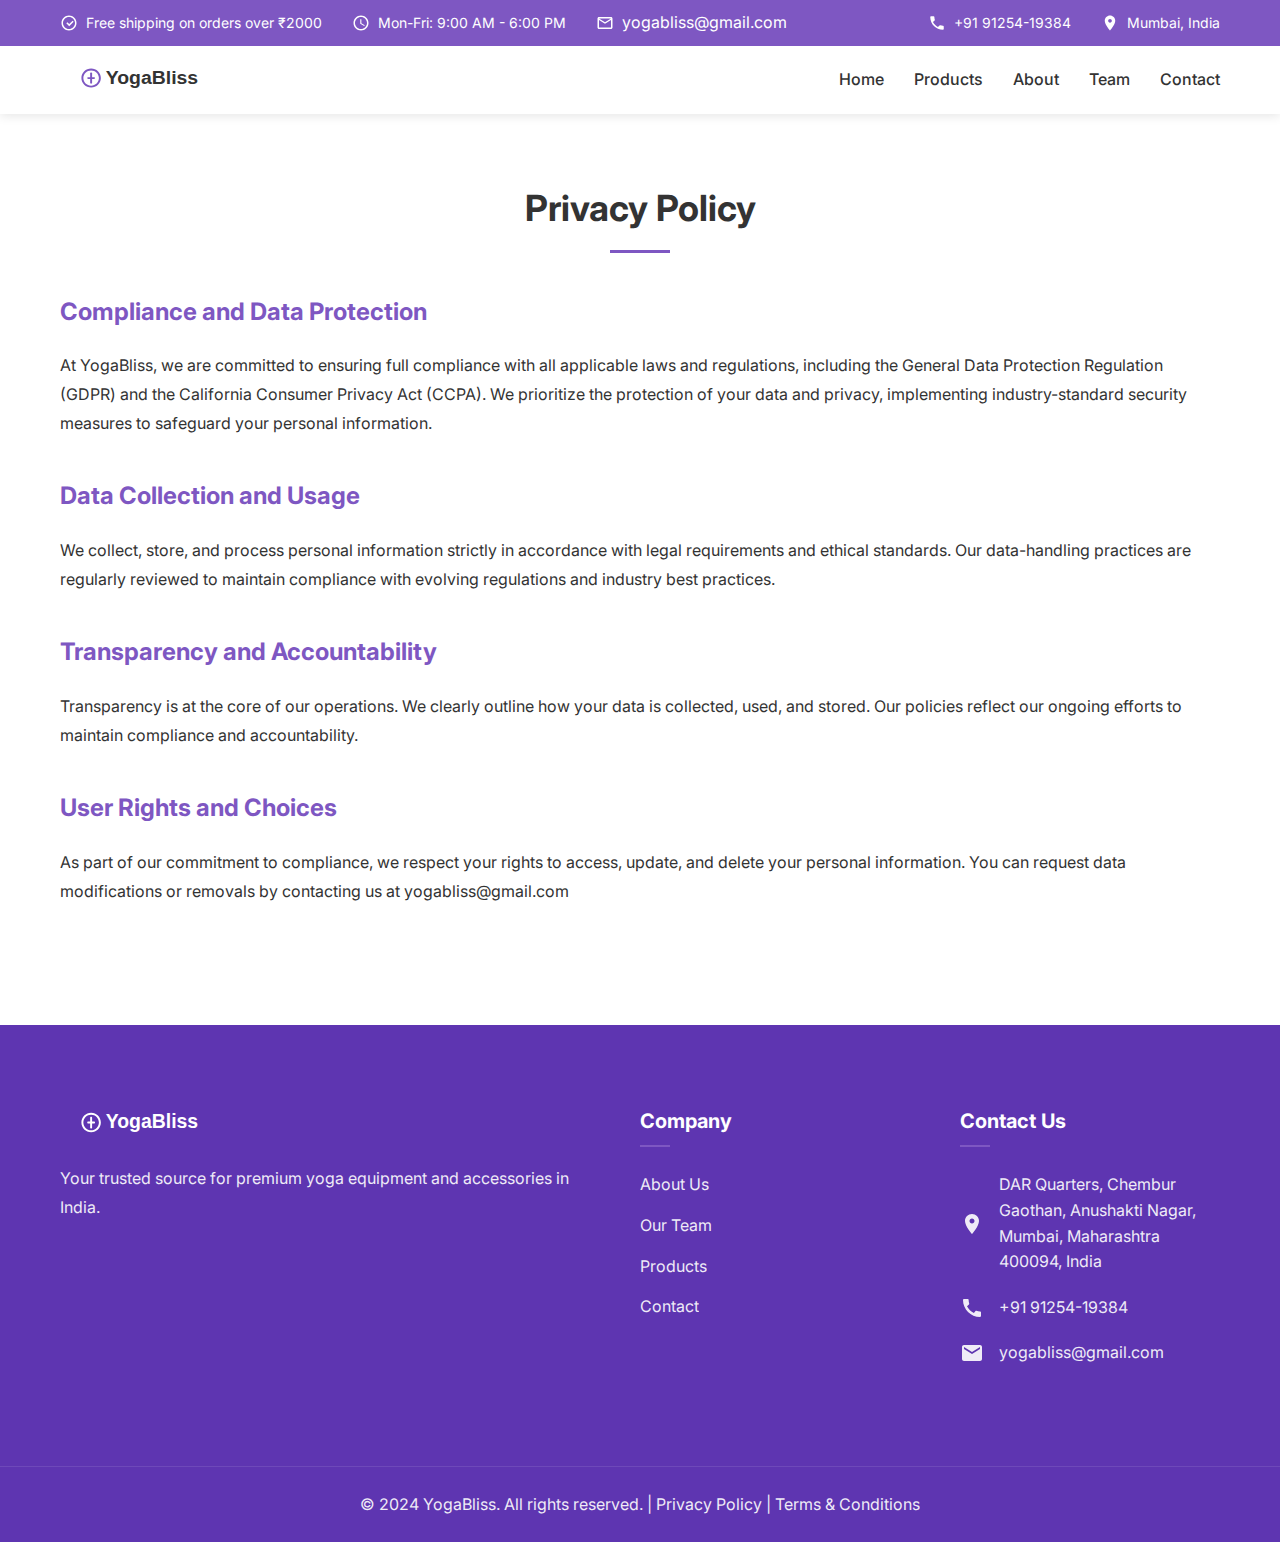
<file: privacy-policy.html>
<!DOCTYPE html>
<html lang="en">
<head>
    <meta charset="UTF-8">
    <meta name="viewport" content="width=device-width, initial-scale=1.0">
    <title>Privacy Policy - YogaBliss</title>
    <meta name="description" content="Learn about YogaBliss's privacy policy, data protection practices, and commitment to safeguarding your personal information.">
    <link rel="stylesheet" href="css/style.css">
    <link rel="icon" type="image/svg+xml" href="img/favicon.svg">
</head>
<body>
	<header class="header">
		<div class="header__top">
				<div class="container">
						<div class="header__top-inner">
								<div class="header__info">
										<div class="header__info-item">
												<svg class="icon icon--white" viewBox="0 0 24 24">
														<path d="M12 2C6.48 2 2 6.48 2 12s4.48 10 10 10 10-4.48 10-10S17.52 2 12 2zm0 18c-4.41 0-8-3.59-8-8s3.59-8 8-8 8 3.59 8 8-3.59 8-8 8zm.31-3.682l5.93-5.93-1.41-1.41-4.52 4.52-2.52-2.52L8.38 12.4z"/>
												</svg>
												<p>Free shipping on orders over ₹2000</p>
										</div>
										<div class="header__info-item">
												<svg class="icon icon--white" viewBox="0 0 24 24">
														<path d="M11.99 2C6.47 2 2 6.48 2 12s4.47 10 9.99 10C17.52 22 22 17.52 22 12S17.52 2 11.99 2zM12 20c-4.42 0-8-3.58-8-8s3.58-8 8-8 8 3.58 8 8-3.58 8-8 8zm.5-13H11v6l5.25 3.15.75-1.23-4.5-2.67z"/>
												</svg>
												<p>Mon-Fri: 9:00 AM - 6:00 PM</p>
										</div>
										<div class="header__info-item">
												<svg class="icon icon--white" viewBox="0 0 24 24">
														<path d="M20 4H4c-1.1 0-1.99.9-1.99 2L2 18c0 1.1.9 2 2 2h16c1.1 0 2-.9 2-2V6c0-1.1-.9-2-2-2zm0 14H4V8l8 5 8-5v10zm-8-7L4 6h16l-8 5z"/>
												</svg>
												<a href="mailto:yogabliss@gmail.com">yogabliss@gmail.com</a>
										</div>
								</div>
								<div class="header__contact">
										<div class="header__contact-item">
												<svg class="icon icon--white" viewBox="0 0 24 24">
														<path d="M6.62 10.79c1.44 2.83 3.76 5.14 6.59 6.59l2.2-2.2c.27-.27.67-.36 1.02-.24 1.12.37 2.33.57 3.57.57.55 0 1 .45 1 1V20c0 .55-.45 1-1 1-9.39 0-17-7.61-17-17 0-.55.45-1 1-1h3.5c.55 0 1 .45 1 1 0 1.25.2 2.45.57 3.57.11.35.03.74-.25 1.02l-2.2 2.2z"/>
												</svg>
												<a href="tel:+919125419384">+91 91254-19384</a>
										</div>
										<div class="header__contact-item">
												<svg class="icon icon--white" viewBox="0 0 24 24">
														<path d="M12 2C8.13 2 5 5.13 5 9c0 5.25 7 13 7 13s7-7.75 7-13c0-3.87-3.13-7-7-7zm0 9.5c-1.38 0-2.5-1.12-2.5-2.5s1.12-2.5 2.5-2.5 2.5 1.12 2.5 2.5-1.12 2.5-2.5 2.5z"/>
												</svg>
												<a href="https://maps.app.goo.gl/JfVNeeeQxSNsytSM6" target="_blank">Mumbai, India</a>
										</div>
								</div>
						</div>
				</div>
		</div>
		<div class="header__main">
				<div class="container">
						<div class="header__main-inner">
								<a href="index.html" class="logo">
										<img src="img/logo.svg" alt="YogaBliss logo" width="140" height="40">
								</a>
								<nav class="nav">
										<button class="burger" aria-label="Toggle menu">
												<span></span>
												<span></span>
												<span></span>
										</button>
										<ul class="nav__list">
												<li><a href="index.html" class="nav__link active">Home</a></li>
												<li><a href="products.html" class="nav__link">Products</a></li>
												<li><a href="about.html" class="nav__link">About</a></li>
												<li><a href="team.html" class="nav__link">Team</a></li>
												<li><a href="contact.html" class="nav__link">Contact</a></li>
										</ul>
								</nav>
						</div>
				</div>
		</div>
</header>

    <main class="main">
        <div class="page-content">
            <div class="container">
                <h1 class="page-title">Privacy Policy</h1>

                <div class="policy-section">
                    <h2>Compliance and Data Protection</h2>
                    <p>At YogaBliss, we are committed to ensuring full compliance with all applicable laws and regulations, including the General Data Protection Regulation (GDPR) and the California Consumer Privacy Act (CCPA). We prioritize the protection of your data and privacy, implementing industry-standard security measures to safeguard your personal information.</p>
                </div>

                <div class="policy-section">
                    <h2>Data Collection and Usage</h2>
                    <p>We collect, store, and process personal information strictly in accordance with legal requirements and ethical standards. Our data-handling practices are regularly reviewed to maintain compliance with evolving regulations and industry best practices.</p>
                </div>

                <div class="policy-section">
                    <h2>Transparency and Accountability</h2>
                    <p>Transparency is at the core of our operations. We clearly outline how your data is collected, used, and stored. Our policies reflect our ongoing efforts to maintain compliance and accountability.</p>
                </div>

                <div class="policy-section">
                    <h2>User Rights and Choices</h2>
                    <p>As part of our commitment to compliance, we respect your rights to access, update, and delete your personal information. You can request data modifications or removals by contacting us at yogabliss@gmail.com</p>
                </div>
            </div>
        </div>
    </main>

    <footer class="footer">
			<div class="footer__main">
					<div class="container">
							<div class="footer__grid">
									<div class="footer__info">
											<a href="index.html" class="logo">
													<img src="img/logo-white.svg" alt="YogaBliss logo" width="140" height="40">
											</a>
											<p>Your trusted source for premium yoga equipment and accessories in India.</p>
									</div>
									<div class="footer__nav">
											<h3>Company</h3>
											<ul>
													<li><a href="about.html">About Us</a></li>
													<li><a href="team.html">Our Team</a></li>
													<li><a href="products.html">Products</a></li>
													<li><a href="contact.html">Contact</a></li>
											</ul>
									</div>
									<div class="footer__contact">
											<h3>Contact Us</h3>
											<address>
													<p>
															<img src="img/location.svg" alt="Location" width="24" height="24">
															<a href="https://maps.app.goo.gl/JfVNeeeQxSNsytSM6" target="_blank">
																	DAR Quarters, Chembur Gaothan, Anushakti Nagar, Mumbai, Maharashtra 400094, India
															</a>
													</p>
													<p>
															<img src="img/phone.svg" alt="Phone" width="24" height="24">
															<a href="tel:+919125419384">+91 91254-19384</a>
													</p>
													<p>
															<img src="img/email.svg" alt="Email" width="24" height="24">
															<a href="mailto:yogabliss@gmail.com">yogabliss@gmail.com</a>
													</p>
											</address>
									</div>
							</div>
					</div>
			</div>
			<div class="footer__bottom">
					<div class="container">
							<div class="footer__bottom-inner">
									<p>&copy; 2024 YogaBliss. All rights reserved. | <a href="privacy-policy.html">Privacy Policy</a> | <a href="terms-conditions.html">Terms & Conditions</a></p>
							</div>
					</div>
			</div>
	</footer>

    <script src="js/main.js"></script>
</body>
</html>
</file>
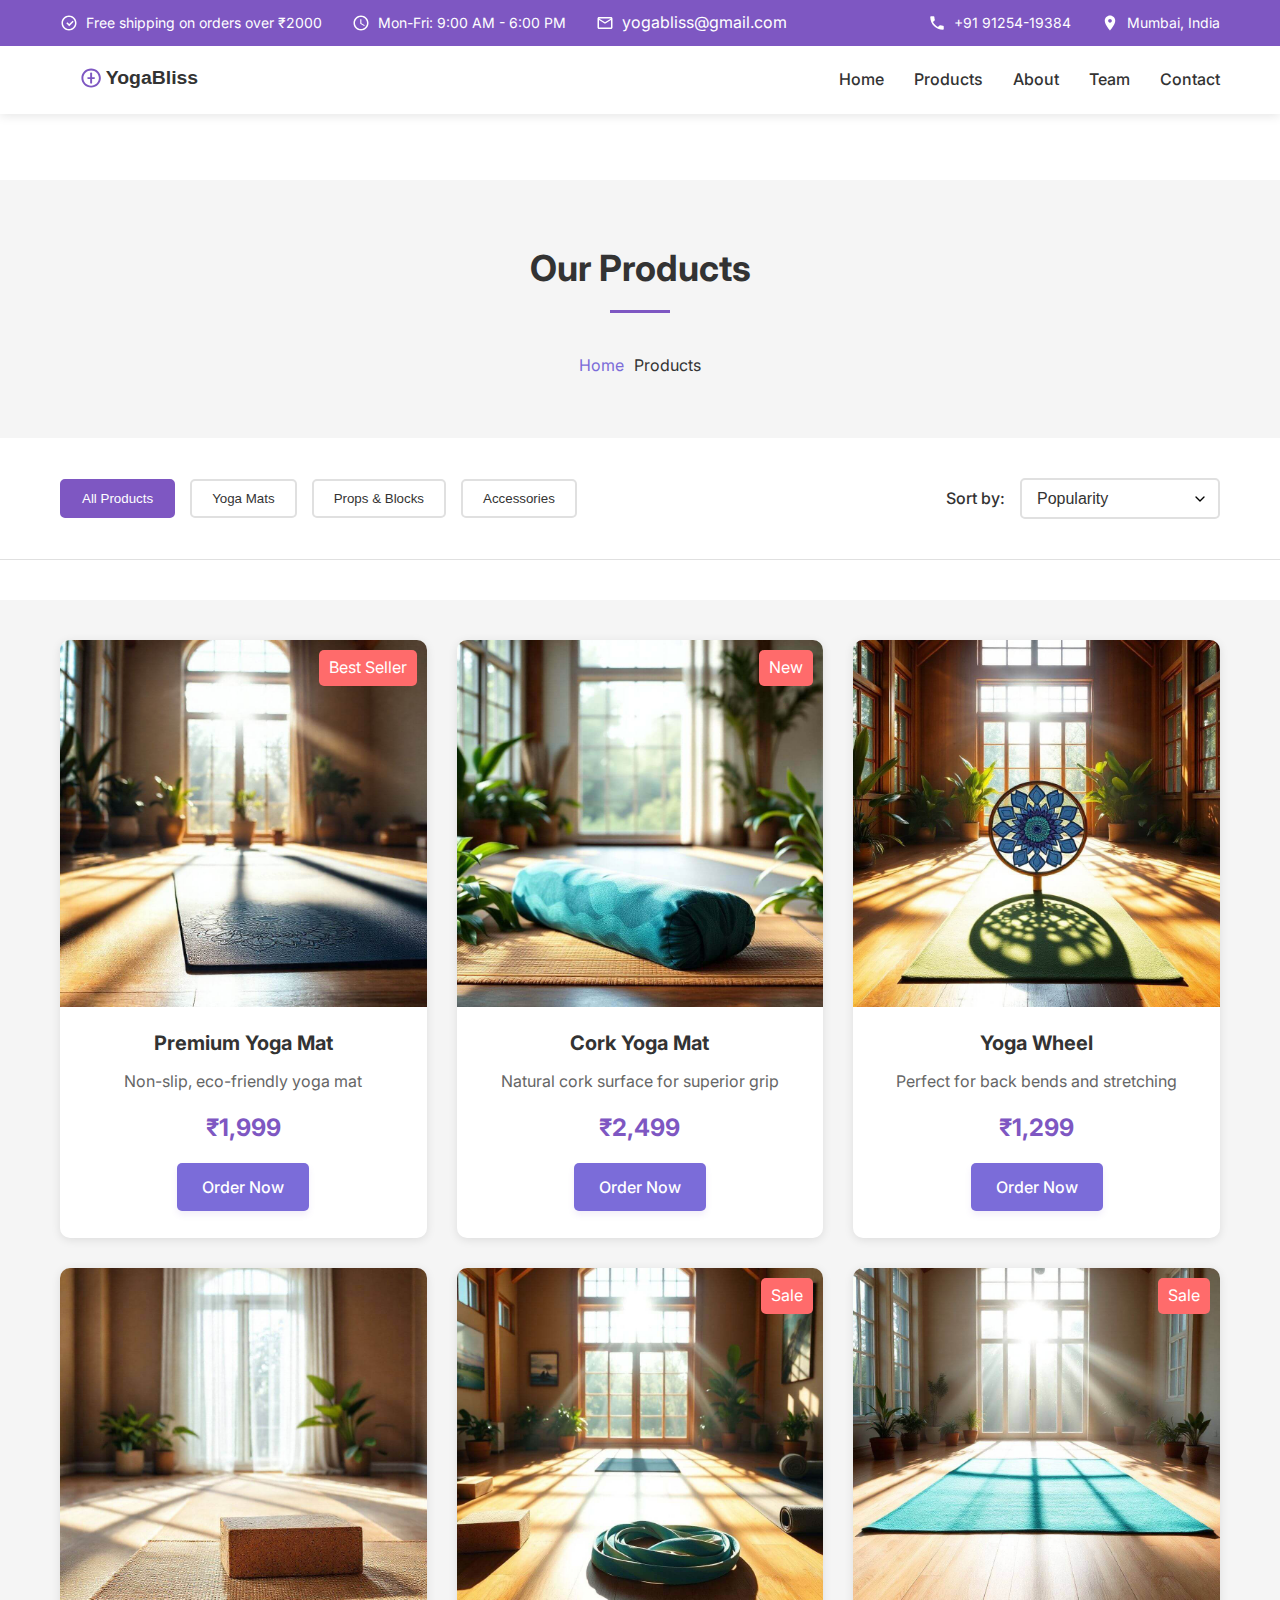
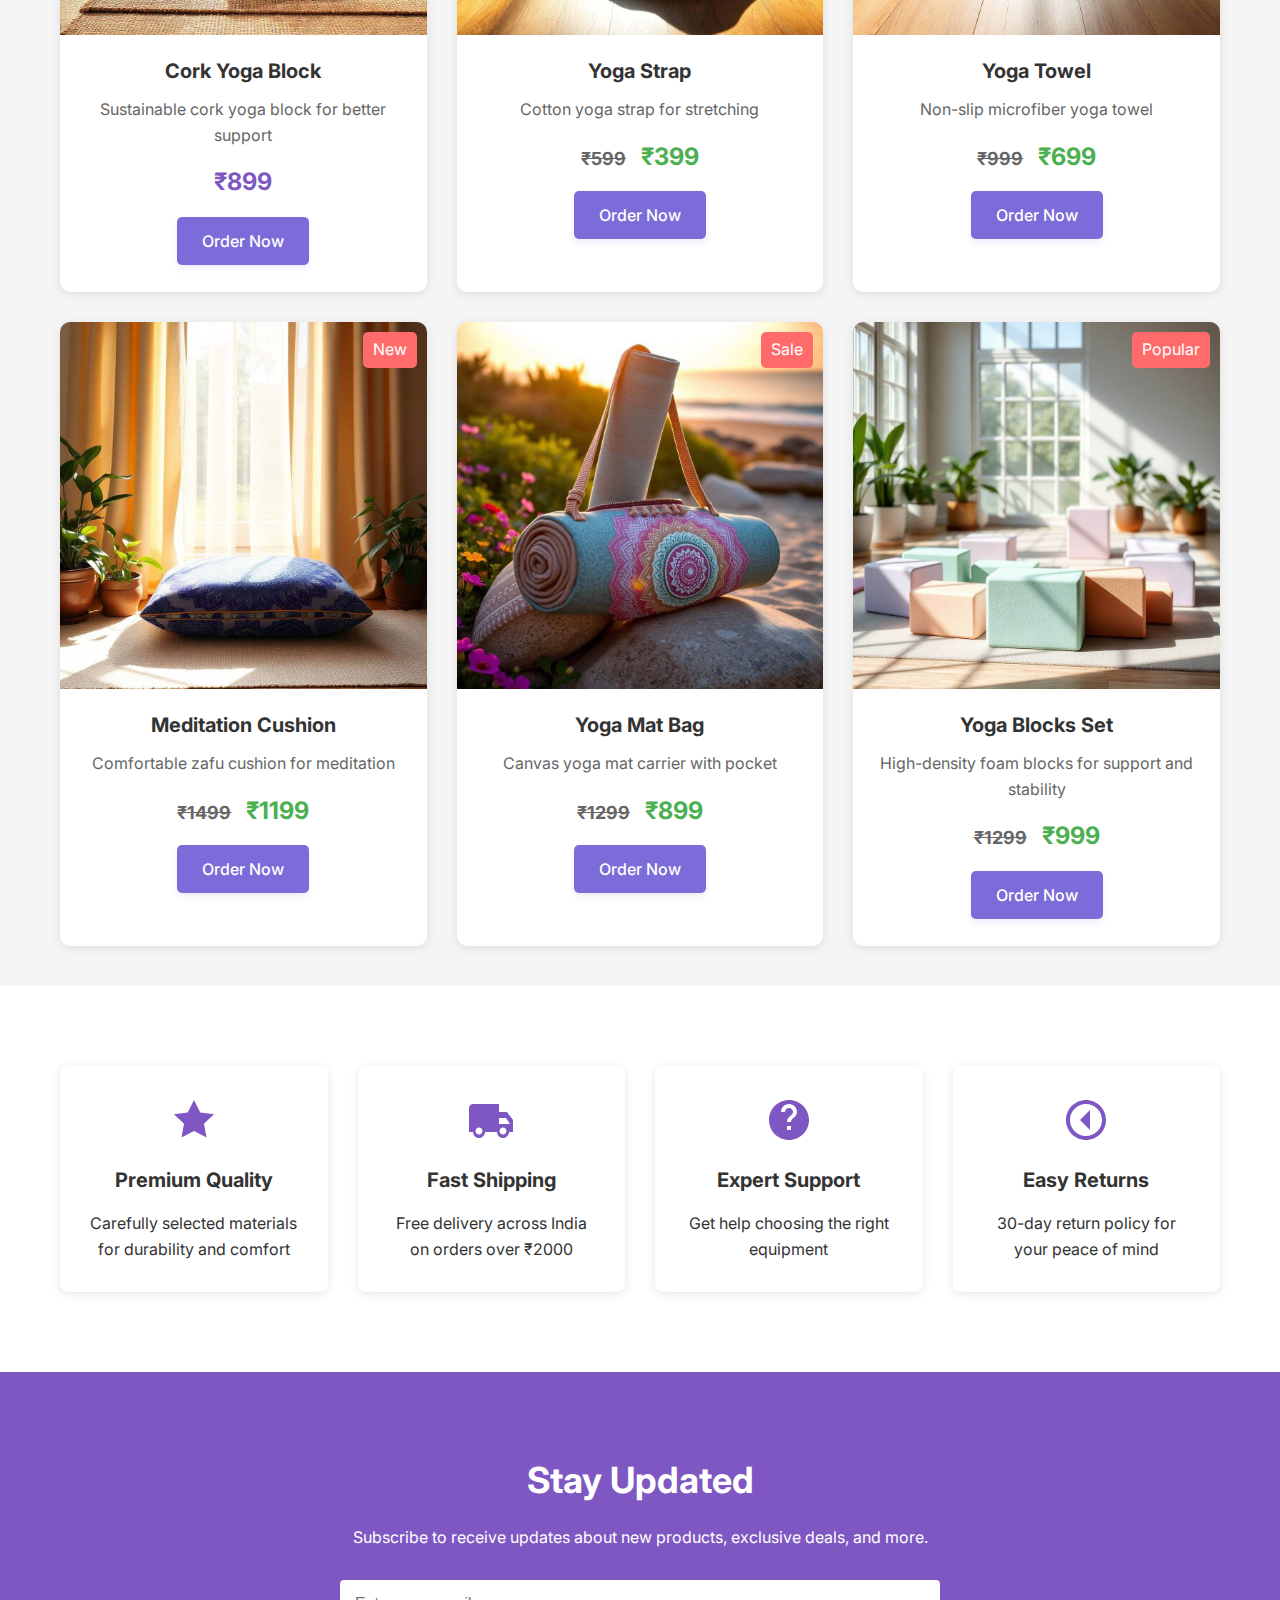
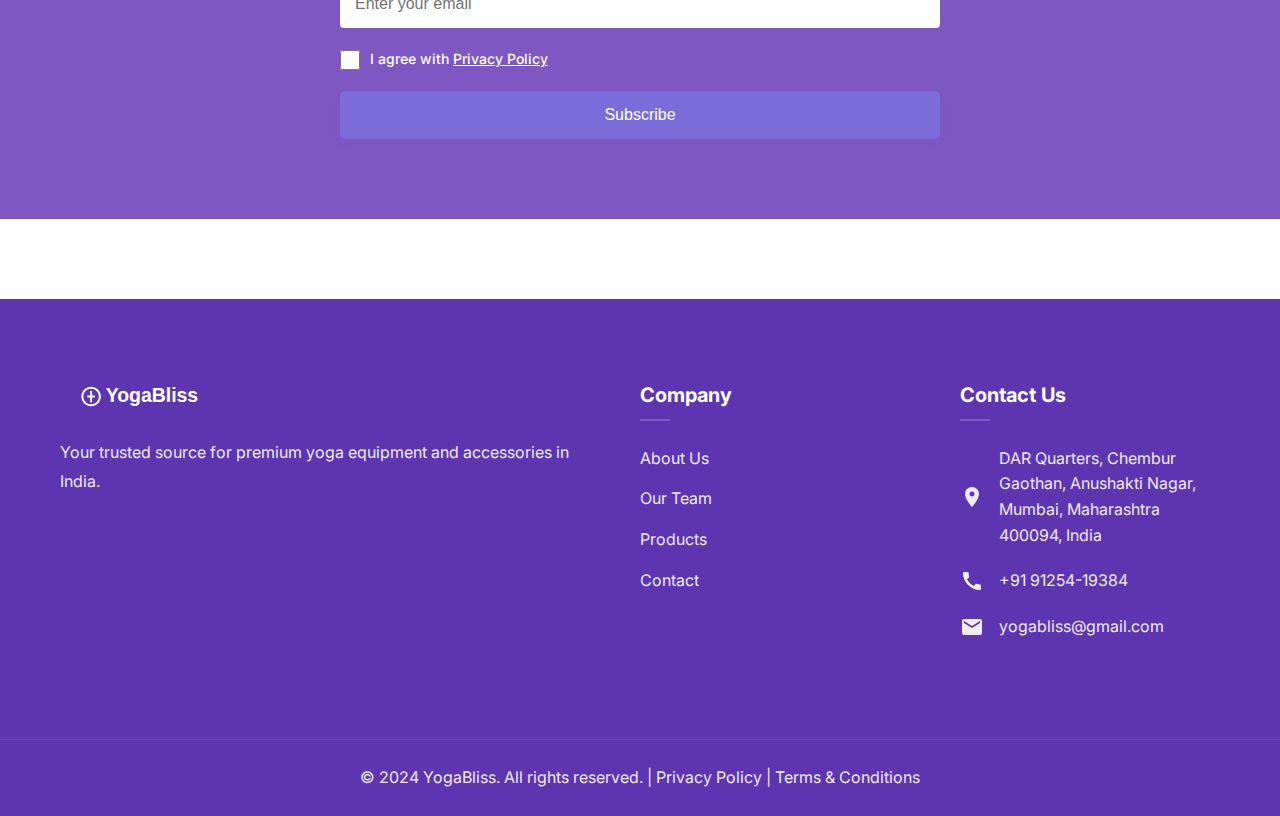
<file: products.html>
<!DOCTYPE html>
<html lang="en">
<head>
    <meta charset="UTF-8">
    <meta name="viewport" content="width=device-width, initial-scale=1.0">
    <title>Products - YogaBliss</title>
    <meta name="description" content="Explore our collection of premium yoga mats, blocks, straps, and accessories. High-quality yoga equipment for all levels of practice.">
    <link rel="stylesheet" href="css/style.css">
    <link rel="icon" type="image/svg+xml" href="img/favicon.svg">
</head>
<body>
    <header class="header">
        <div class="header__top">
            <div class="container">
                <div class="header__top-inner">
                    <div class="header__info">
                        <div class="header__info-item">
                            <svg class="icon icon--white" viewBox="0 0 24 24">
                                <path d="M12 2C6.48 2 2 6.48 2 12s4.48 10 10 10 10-4.48 10-10S17.52 2 12 2zm0 18c-4.41 0-8-3.59-8-8s3.59-8 8-8 8 3.59 8 8-3.59 8-8 8zm.31-3.682l5.93-5.93-1.41-1.41-4.52 4.52-2.52-2.52L8.38 12.4z"/>
                            </svg>
                            <p>Free shipping on orders over ₹2000</p>
                        </div>
                        <div class="header__info-item">
                            <svg class="icon icon--white" viewBox="0 0 24 24">
                                <path d="M11.99 2C6.47 2 2 6.48 2 12s4.47 10 9.99 10C17.52 22 22 17.52 22 12S17.52 2 11.99 2zM12 20c-4.42 0-8-3.58-8-8s3.58-8 8-8 8 3.58 8 8-3.58 8-8 8zm.5-13H11v6l5.25 3.15.75-1.23-4.5-2.67z"/>
                            </svg>
                            <p>Mon-Fri: 9:00 AM - 6:00 PM</p>
                        </div>
                        <div class="header__info-item">
                            <svg class="icon icon--white" viewBox="0 0 24 24">
                                <path d="M20 4H4c-1.1 0-1.99.9-1.99 2L2 18c0 1.1.9 2 2 2h16c1.1 0 2-.9 2-2V6c0-1.1-.9-2-2-2zm0 14H4V8l8 5 8-5v10zm-8-7L4 6h16l-8 5z"/>
                            </svg>
                            <a href="mailto:yogabliss@gmail.com">yogabliss@gmail.com</a>
                        </div>
                    </div>
                    <div class="header__contact">
                        <div class="header__contact-item">
                            <svg class="icon icon--white" viewBox="0 0 24 24">
                                <path d="M6.62 10.79c1.44 2.83 3.76 5.14 6.59 6.59l2.2-2.2c.27-.27.67-.36 1.02-.24 1.12.37 2.33.57 3.57.57.55 0 1 .45 1 1V20c0 .55-.45 1-1 1-9.39 0-17-7.61-17-17 0-.55.45-1 1-1h3.5c.55 0 1 .45 1 1 0 1.25.2 2.45.57 3.57.11.35.03.74-.25 1.02l-2.2 2.2z"/>
                            </svg>
                            <a href="tel:+919125419384">+91 91254-19384</a>
                        </div>
                        <div class="header__contact-item">
                            <svg class="icon icon--white" viewBox="0 0 24 24">
                                <path d="M12 2C8.13 2 5 5.13 5 9c0 5.25 7 13 7 13s7-7.75 7-13c0-3.87-3.13-7-7-7zm0 9.5c-1.38 0-2.5-1.12-2.5-2.5s1.12-2.5 2.5-2.5 2.5 1.12 2.5 2.5-1.12 2.5-2.5 2.5z"/>
                            </svg>
                            <a href="https://maps.app.goo.gl/JfVNeeeQxSNsytSM6" target="_blank">Mumbai, India</a>
                        </div>
                    </div>
                </div>
            </div>
        </div>
        <div class="header__main">
            <div class="container">
                <div class="header__main-inner">
                    <a href="index.html" class="logo">
                        <img src="img/logo.svg" alt="YogaBliss logo" width="140" height="40">
                    </a>
                    <nav class="nav">
                        <button class="burger" aria-label="Toggle menu">
                            <span></span>
                            <span></span>
                            <span></span>
                        </button>
                        <ul class="nav__list">
                            <li><a href="index.html" class="nav__link">Home</a></li>
                            <li><a href="products.html" class="nav__link active">Products</a></li>
                            <li><a href="about.html" class="nav__link">About</a></li>
                            <li><a href="team.html" class="nav__link">Team</a></li>
                            <li><a href="contact.html" class="nav__link">Contact</a></li>
                        </ul>
                    </nav>
                </div>
            </div>
        </div>
    </header>

    <main class="main">
        <section class="page-header">
            <div class="container">
                <h1 class="page-title">Our Products</h1>
                <nav class="breadcrumbs">
                    <ul>
                        <li><a href="index.html">Home</a></li>
                        <li>Products</li>
                    </ul>
                </nav>
            </div>
        </section>

        <section class="products-filter">
            <div class="container">
                <div class="products-filter__inner">
                    <div class="products-filter__categories">
                        <button class="filter-btn active" data-category="all">All Products</button>
                        <button class="filter-btn" data-category="mats">Yoga Mats</button>
                        <button class="filter-btn" data-category="props">Props & Blocks</button>
                        <button class="filter-btn" data-category="accessories">Accessories</button>
                    </div>
                    <div class="products-filter__sort">
                        <label for="sort">Sort by:</label>
                        <select id="sort" class="sort-select">
                            <option value="popularity">Popularity</option>
                            <option value="price-low-high">Price: Low to High</option>
                            <option value="price-high-low">Price: High to Low</option>
                        </select>
                    </div>
                </div>
            </div>
        </section>

        <section class="products">
            <div class="container">
                <div class="products__grid">
                    <!-- Product Card -->
                    <div class="product-card" data-category="mats" data-rating="5" data-popularity="95" data-date="2024-03-01">
                        <div class="product-card__image">
                            <img src="img/product-1.jpg" alt="Premium Yoga Mat" width="300" height="300">
                            <div class="product-card__badge">Best Seller</div>
                        </div>
                        <div class="product-card__content">
                            <h3>Premium Yoga Mat</h3>
                            <p>Non-slip, eco-friendly yoga mat</p>
                            <span class="price" data-price="1999">₹1,999</span>
                            <a href="contact.html" class="btn btn--primary">Order Now</a>
                        </div>
                    </div>

                    <div class="product-card" data-category="mats" data-rating="4" data-popularity="85" data-date="2024-02-15">
                        <div class="product-card__image">
                            <img src="img/product-3.jpg" alt="Cork Yoga Mat" width="300" height="300">
                            <div class="product-card__badge">New</div>
                        </div>
                        <div class="product-card__content">
                            <h3>Cork Yoga Mat</h3>
                            <p>Natural cork surface for superior grip</p>
                            <span class="price" data-price="2499">₹2,499</span>
                            <a href="contact.html" class="btn btn--primary">Order Now</a>
                        </div>
                    </div>

                    <!-- Props & Blocks -->
                    <div class="product-card" data-category="props" data-rating="4" data-popularity="80" data-date="2024-01-20">
                        <div class="product-card__image">
                            <img src="img/product-2.jpg" alt="Yoga Wheel" width="300" height="300">
                        </div>
                        <div class="product-card__content">
                            <h3>Yoga Wheel</h3>
                            <p>Perfect for back bends and stretching</p>
                            <span class="price" data-price="1299">₹1,299</span>
                            <a href="contact.html" class="btn btn--primary">Order Now</a>
                        </div>
                    </div>

                    <div class="product-card" data-category="props" data-rating="5" data-popularity="90" data-date="2024-02-01">
                        <div class="product-card__image">
                            <img src="img/product-4.jpg" alt="Cork Yoga Block" width="300" height="300">
                        </div>
                        <div class="product-card__content">
                            <h3>Cork Yoga Block</h3>
                            <p>Sustainable cork yoga block for better support</p>
                            <span class="price" data-price="899">₹899</span>
                            <a href="contact.html" class="btn btn--primary">Order Now</a>
                        </div>
                    </div>

                    <!-- Accessories -->
                    <div class="product-card" data-category="accessories" data-rating="4" data-popularity="75" data-date="2023-12-15">
                        <div class="product-card__image">
                            <img src="img/product-6.jpg" alt="Yoga Strap" width="300" height="300">
                            <div class="product-card__badge">Sale</div>
                        </div>
                        <div class="product-card__content">
                            <h3>Yoga Strap</h3>
                            <p>Cotton yoga strap for stretching</p>
                            <div class="price">
                                <span class="price--old">₹599</span>
                                <span class="price--new" data-price="399">₹399</span>
                            </div>
                            <a href="contact.html" class="btn btn--primary">Order Now</a>
                        </div>
                    </div>

                    <div class="product-card" data-category="accessories" data-rating="4" data-popularity="70" data-date="2023-12-01">
                        <div class="product-card__image">
                            <img src="img/product-7.jpg" alt="Yoga Towel" width="300" height="300">
                            <div class="product-card__badge">Sale</div>
                        </div>
                        <div class="product-card__content">
                            <h3>Yoga Towel</h3>
                            <p>Non-slip microfiber yoga towel</p>
                            <div class="price">
                                <span class="price--old">₹999</span>
                                <span class="price--new" data-price="699">₹699</span>
                            </div>
                            <a href="contact.html" class="btn btn--primary">Order Now</a>
                        </div>
                    </div>

                    <div class="product-card" data-category="accessories" data-rating="4" data-popularity="65" data-date="2023-11-15">
                        <div class="product-card__image">
                            <img src="img/product-5.jpg" alt="Meditation Cushion" width="300" height="300">
                            <div class="product-card__badge">New</div>
                        </div>
                        <div class="product-card__content">
                            <h3>Meditation Cushion</h3>
                            <p>Comfortable zafu cushion for meditation</p>
                            <div class="price">
                                <span class="price--old">₹1499</span>
                                <span class="price--new" data-price="1199">₹1199</span>
                            </div>
                            <a href="contact.html" class="btn btn--primary">Order Now</a>
                        </div>
                    </div>

                    <div class="product-card" data-category="accessories" data-rating="4" data-popularity="60" data-date="2023-10-20">
                        <div class="product-card__image">
                            <img src="img/product-8.jpg" alt="Yoga Mat Bag" width="300" height="300">
                            <div class="product-card__badge">Sale</div>
                        </div>
                        <div class="product-card__content">
                            <h3>Yoga Mat Bag</h3>
                            <p>Canvas yoga mat carrier with pocket</p>
                            <div class="price">
                                <span class="price--old">₹1299</span>
                                <span class="price--new" data-price="899">₹899</span>
                            </div>
                            <a href="contact.html" class="btn btn--primary">Order Now</a>
                        </div>
                    </div>

                    <div class="product-card" data-category="accessories" data-rating="5" data-popularity="88" data-date="2024-01-10">
                        <div class="product-card__image">
                            <img src="img/product-9.jpg" alt="Yoga Blocks Set" width="300" height="300">
                            <div class="product-card__badge">Popular</div>
                        </div>
                        <div class="product-card__content">
                            <h3>Yoga Blocks Set</h3>
                            <p>High-density foam blocks for support and stability</p>
                            <div class="price">
                                <span class="price--old">₹1299</span>
                                <span class="price--new" data-price="999">₹999</span>
                            </div>
                            <a href="contact.html" class="btn btn--primary">Order Now</a>
                        </div>
                    </div>
                </div>
            </div>
        </section>

        <section class="features">
            <div class="container">
                <div class="features__grid">
                    <div class="feature-card">
                        <div class="feature-card__icon">
                            <img src="img/quality.svg" alt="Premium Quality" width="48" height="48">
                        </div>
                        <h3>Premium Quality</h3>
                        <p>Carefully selected materials for durability and comfort</p>
                    </div>
                    <div class="feature-card">
                        <div class="feature-card__icon">
                            <img src="img/shipping.svg" alt="Fast Shipping" width="48" height="48">
                        </div>
                        <h3>Fast Shipping</h3>
                        <p>Free delivery across India on orders over ₹2000</p>
                    </div>
                    <div class="feature-card">
                        <div class="feature-card__icon">
                            <img src="img/support.svg" alt="Expert Support" width="48" height="48">
                        </div>
                        <h3>Expert Support</h3>
                        <p>Get help choosing the right equipment</p>
                    </div>
                    <div class="feature-card">
                        <div class="feature-card__icon">
                            <img src="img/return.svg" alt="Easy Returns" width="48" height="48">
                        </div>
                        <h3>Easy Returns</h3>
                        <p>30-day return policy for your peace of mind</p>
                    </div>
                </div>
            </div>
        </section>

        <section class="newsletter">
            <div class="container">
                <div class="newsletter__inner">
                    <div class="newsletter__content">
                        <h2>Stay Updated</h2>
                        <p>Subscribe to receive updates about new products, exclusive deals, and more.</p>
                    </div>
                    <form action="thanks_form.php" method="POST" class="newsletter__form">
                        <input type="email" placeholder="Enter your email" required>
                        <div class="form-group form-group--checkbox">
                            <input type="checkbox" id="newsletter-privacy" name="privacy" required>
                            <label for="newsletter-privacy">I agree with <a href="privacy-policy.html">Privacy Policy</a></label>
                        </div>
                        <button type="submit" class="btn btn--primary">Subscribe</button>
                    </form>
                </div>
            </div>
        </section>
    </main>

    <footer class="footer">
        <div class="footer__main">
            <div class="container">
                <div class="footer__grid">
                    <div class="footer__info">
                        <a href="index.html" class="logo">
                            <img src="img/logo-white.svg" alt="YogaBliss logo" width="140" height="40">
                        </a>
                        <p>Your trusted source for premium yoga equipment and accessories in India.</p>
                    </div>
                    <div class="footer__nav">
                        <h3>Company</h3>
                        <ul>
                            <li><a href="about.html">About Us</a></li>
                            <li><a href="team.html">Our Team</a></li>
                            <li><a href="products.html">Products</a></li>
                            <li><a href="contact.html">Contact</a></li>
                        </ul>
                    </div>
                    <div class="footer__contact">
                        <h3>Contact Us</h3>
                        <address>
                            <p>
                                <img src="img/location.svg" alt="Location" width="24" height="24">
                                <a href="https://maps.app.goo.gl/JfVNeeeQxSNsytSM6" target="_blank">
                                    DAR Quarters, Chembur Gaothan, Anushakti Nagar, Mumbai, Maharashtra 400094, India
                                </a>
                            </p>
                            <p>
                                <img src="img/phone.svg" alt="Phone" width="24" height="24">
                                <a href="tel:+919125419384">+91 91254-19384</a>
                            </p>
                            <p>
                                <img src="img/email.svg" alt="Email" width="24" height="24">
                                <a href="mailto:yogabliss@gmail.com">yogabliss@gmail.com</a>
                            </p>
                        </address>
                    </div>
                </div>
            </div>
        </div>
        <div class="footer__bottom">
            <div class="container">
                <div class="footer__bottom-inner">
                    <p>&copy; 2024 YogaBliss. All rights reserved. | <a href="privacy-policy.html">Privacy Policy</a> | <a href="terms-conditions.html">Terms & Conditions</a></p>
                </div>
            </div>
        </div>
    </footer>

    <script src="js/main.js"></script>
</body>
</html>
</file>
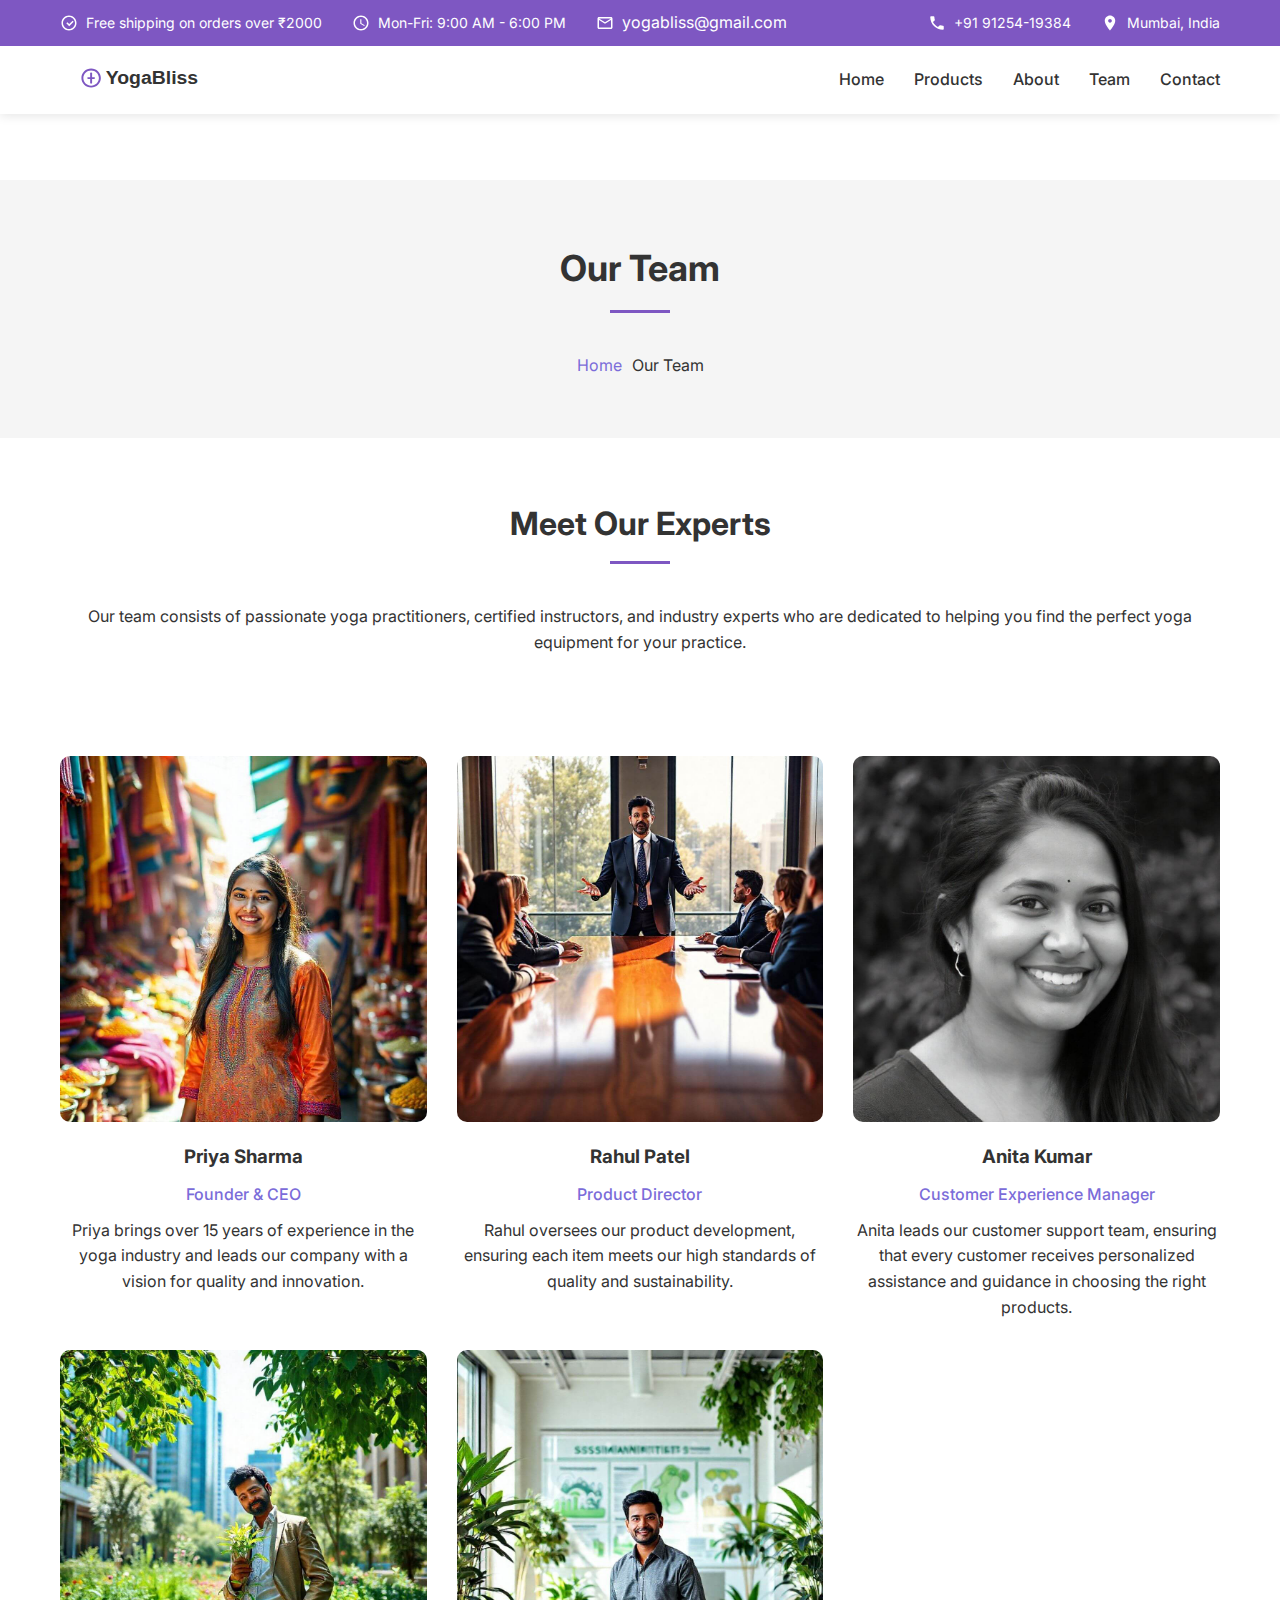
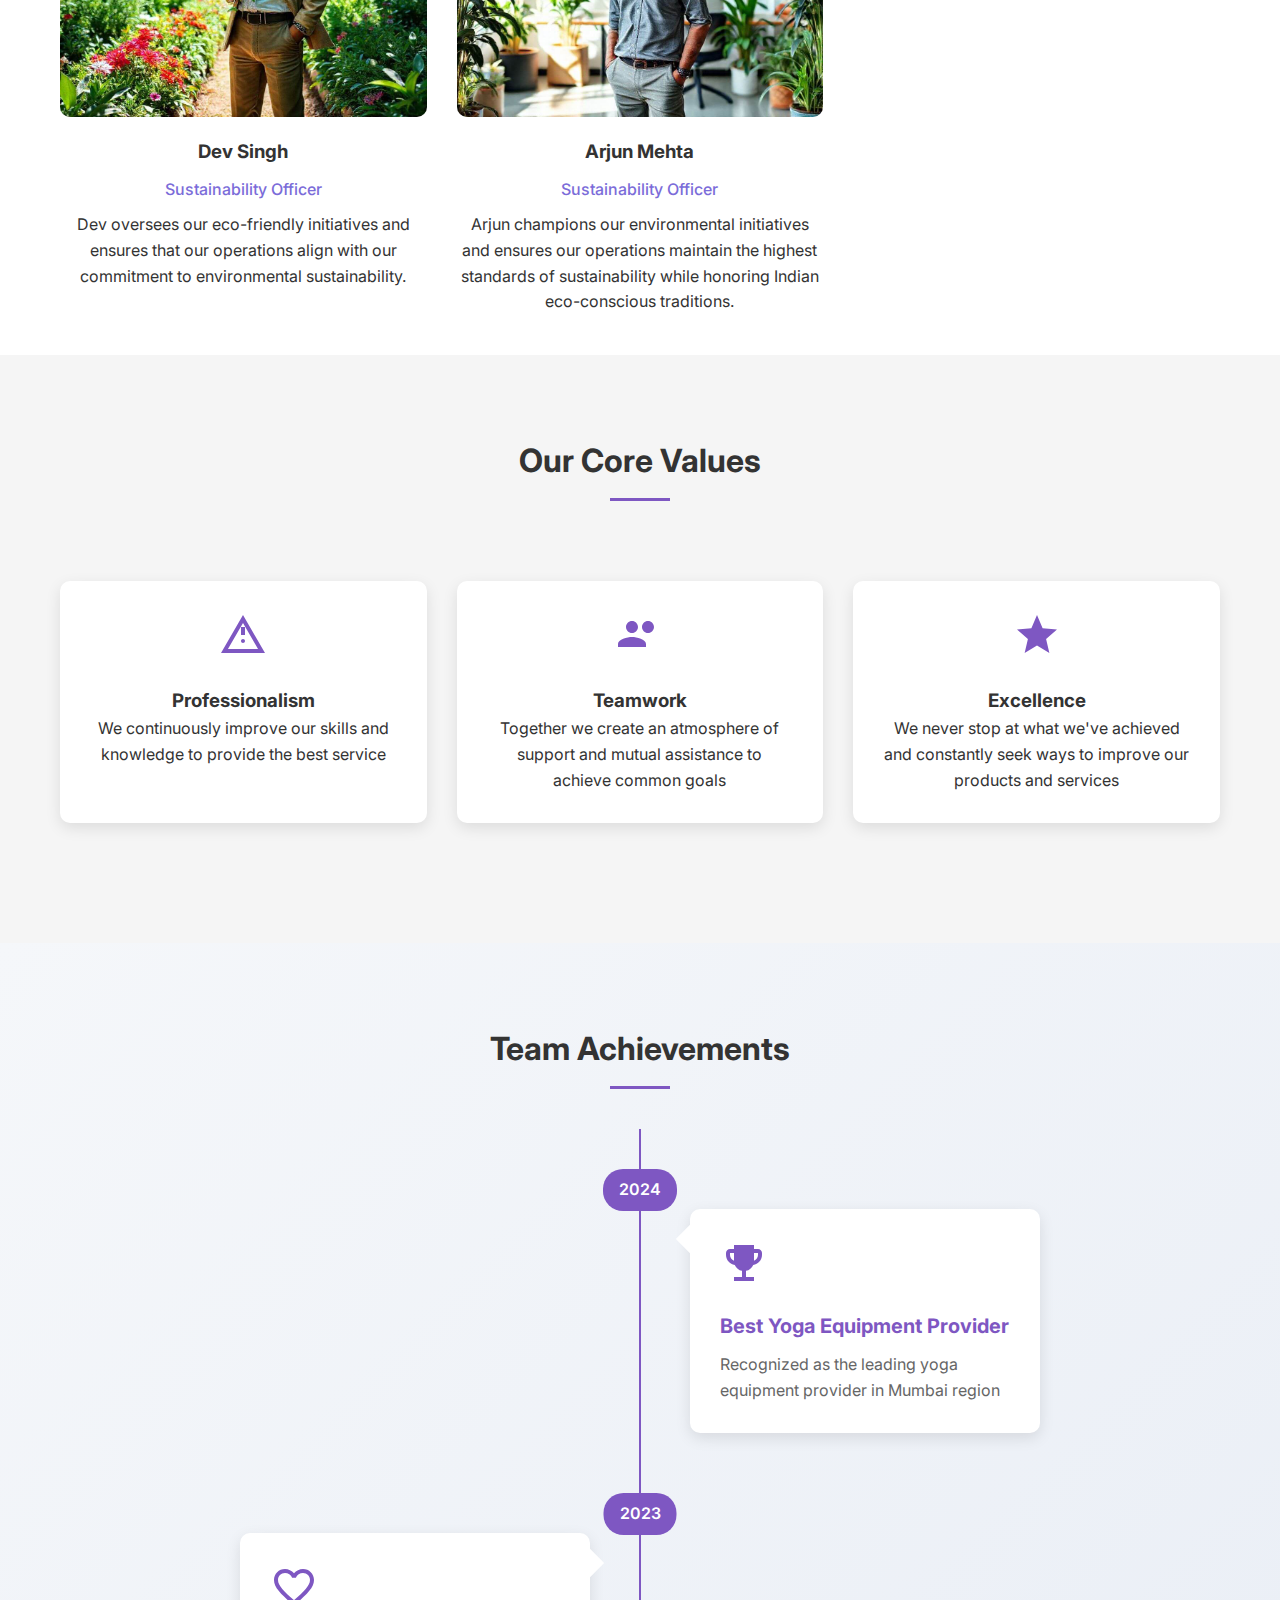
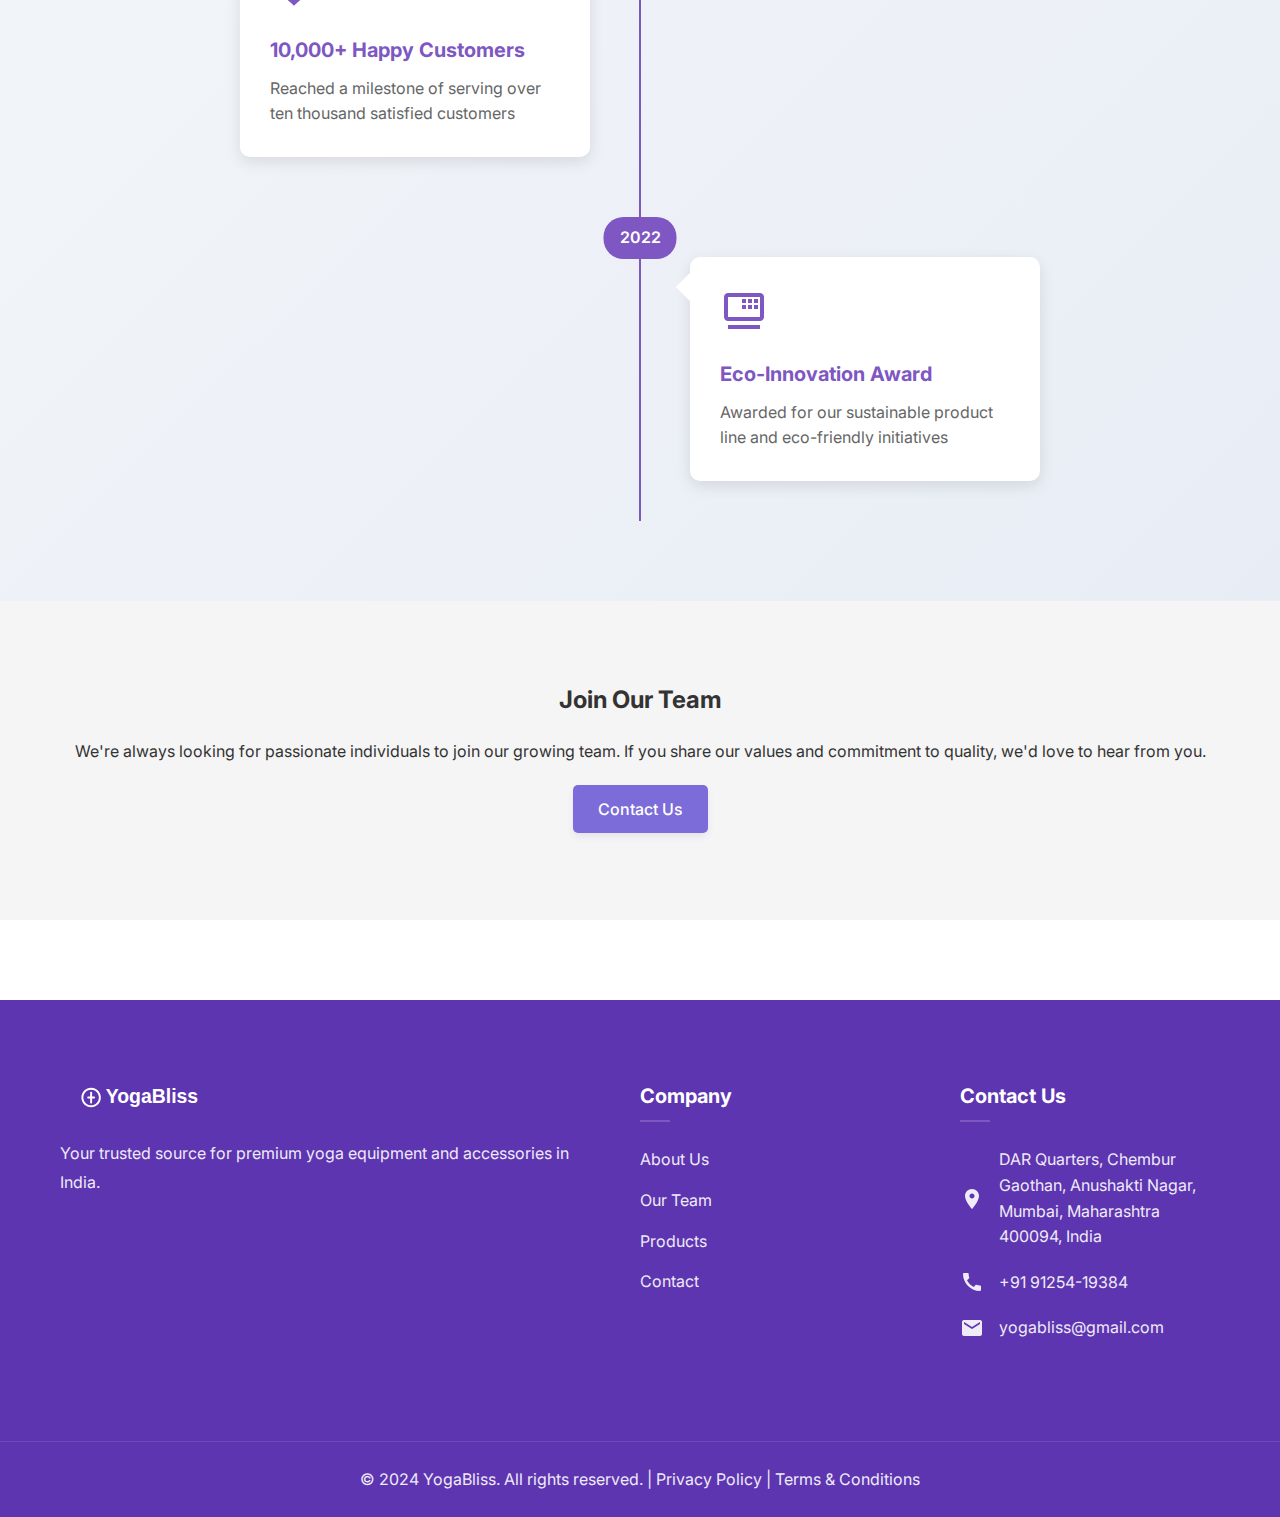
<file: team.html>
<!DOCTYPE html>
<html lang="en">
<head>
    <meta charset="UTF-8">
    <meta name="viewport" content="width=device-width, initial-scale=1.0">
    <title>Our Team - YogaBliss</title>
    <meta name="description" content="Meet the dedicated team behind YogaBliss - yoga enthusiasts and experts committed to bringing you the best yoga equipment and accessories.">
    <link rel="stylesheet" href="css/style.css">
    <link rel="icon" type="image/svg+xml" href="img/favicon.svg">
</head>
<body>
    <header class="header">
        <div class="header__top">
            <div class="container">
                <div class="header__top-inner">
                    <div class="header__info">
                        <div class="header__info-item">
                            <svg class="icon icon--white" viewBox="0 0 24 24">
                                <path d="M12 2C6.48 2 2 6.48 2 12s4.48 10 10 10 10-4.48 10-10S17.52 2 12 2zm0 18c-4.41 0-8-3.59-8-8s3.59-8 8-8 8 3.59 8 8-3.59 8-8 8zm.31-3.682l5.93-5.93-1.41-1.41-4.52 4.52-2.52-2.52L8.38 12.4z"/>
                            </svg>
                            <p>Free shipping on orders over ₹2000</p>
                        </div>
                        <div class="header__info-item">
                            <svg class="icon icon--white" viewBox="0 0 24 24">
                                <path d="M11.99 2C6.47 2 2 6.48 2 12s4.47 10 9.99 10C17.52 22 22 17.52 22 12S17.52 2 11.99 2zM12 20c-4.42 0-8-3.58-8-8s3.58-8 8-8 8 3.58 8 8-3.58 8-8 8zm.5-13H11v6l5.25 3.15.75-1.23-4.5-2.67z"/>
                            </svg>
                            <p>Mon-Fri: 9:00 AM - 6:00 PM</p>
                        </div>
                        <div class="header__info-item">
                            <svg class="icon icon--white" viewBox="0 0 24 24">
                                <path d="M20 4H4c-1.1 0-1.99.9-1.99 2L2 18c0 1.1.9 2 2 2h16c1.1 0 2-.9 2-2V6c0-1.1-.9-2-2-2zm0 14H4V8l8 5 8-5v10zm-8-7L4 6h16l-8 5z"/>
                            </svg>
                            <a href="mailto:yogabliss@gmail.com">yogabliss@gmail.com</a>
                        </div>
                    </div>
                    <div class="header__contact">
                        <div class="header__contact-item">
                            <svg class="icon icon--white" viewBox="0 0 24 24">
                                <path d="M6.62 10.79c1.44 2.83 3.76 5.14 6.59 6.59l2.2-2.2c.27-.27.67-.36 1.02-.24 1.12.37 2.33.57 3.57.57.55 0 1 .45 1 1V20c0 .55-.45 1-1 1-9.39 0-17-7.61-17-17 0-.55.45-1 1-1h3.5c.55 0 1 .45 1 1 0 1.25.2 2.45.57 3.57.11.35.03.74-.25 1.02l-2.2 2.2z"/>
                            </svg>
                            <a href="tel:+919125419384">+91 91254-19384</a>
                        </div>
                        <div class="header__contact-item">
                            <svg class="icon icon--white" viewBox="0 0 24 24">
                                <path d="M12 2C8.13 2 5 5.13 5 9c0 5.25 7 13 7 13s7-7.75 7-13c0-3.87-3.13-7-7-7zm0 9.5c-1.38 0-2.5-1.12-2.5-2.5s1.12-2.5 2.5-2.5 2.5 1.12 2.5 2.5-1.12 2.5-2.5 2.5z"/>
                            </svg>
                            <a href="https://maps.app.goo.gl/JfVNeeeQxSNsytSM6" target="_blank">Mumbai, India</a>
                        </div>
                    </div>
                </div>
            </div>
        </div>
        <div class="header__main">
            <div class="container">
                <div class="header__main-inner">
                    <a href="index.html" class="logo">
                        <img src="img/logo.svg" alt="YogaBliss logo" width="140" height="40">
                    </a>
                    <nav class="nav">
                        <button class="burger" aria-label="Toggle menu">
                            <span></span>
                            <span></span>
                            <span></span>
                        </button>
                        <ul class="nav__list">
                            <li><a href="index.html" class="nav__link">Home</a></li>
                            <li><a href="products.html" class="nav__link">Products</a></li>
                            <li><a href="about.html" class="nav__link">About</a></li>
                            <li><a href="team.html" class="nav__link active">Team</a></li>
                            <li><a href="contact.html" class="nav__link">Contact</a></li>
                        </ul>
                    </nav>
                </div>
            </div>
        </div>
    </header>

    <main class="main">
        <section class="page-header">
            <div class="container">
                <h1 class="page-title">Our Team</h1>
                <nav class="breadcrumbs">
                    <ul>
                        <li><a href="index.html">Home</a></li>
                        <li>Our Team</li>
                    </ul>
                </nav>
            </div>
        </section>

        <section class="team-intro">
            <div class="container">
                <div class="team-intro__content">
                    <h2 class="section-title">Meet Our Experts</h2>
                    <p>Our team consists of passionate yoga practitioners, certified instructors, and industry experts who are dedicated to helping you find the perfect yoga equipment for your practice.</p>
                </div>
            </div>
        </section>

        <section class="team-members">
            <div class="container">
                <div class="team-grid">
                    <div class="team-member">
                        <div class="team-member__image">
                            <img src="img/team-1.jpg" alt="Priya Sharma" width="300" height="300">
                        </div>
                        <div class="team-member__content">
                            <h3>Priya Sharma</h3>
                            <p class="team-member__position">Founder & CEO</p>
                            <p class="team-member__description">Priya brings over 15 years of experience in the yoga industry and leads our company with a vision for quality and innovation.</p>
                        </div>
                    </div>
                    <div class="team-member">
                        <div class="team-member__image">
                            <img src="img/team-2.jpg" alt="Rahul Patel" width="300" height="300">
                        </div>
                        <div class="team-member__content">
                            <h3>Rahul Patel</h3>
                            <p class="team-member__position">Product Director</p>
                            <p class="team-member__description">Rahul oversees our product development, ensuring each item meets our high standards of quality and sustainability.</p>
                        </div>
                    </div>
                    <div class="team-member">
                        <div class="team-member__image">
                            <img src="img/team-3.jpg" alt="Anita Kumar" width="300" height="300">
                        </div>
                        <div class="team-member__content">
                            <h3>Anita Kumar</h3>
                            <p class="team-member__position">Customer Experience Manager</p>
                            <p class="team-member__description">Anita leads our customer support team, ensuring that every customer receives personalized assistance and guidance in choosing the right products.</p>
                        </div>
                    </div>
                    <div class="team-member">
                        <div class="team-member__image">
                            <img src="img/team-4.jpg" alt="Dev Singh" width="300" height="300">
                        </div>
                        <div class="team-member__content">
                            <h3>Dev Singh</h3>
                            <p class="team-member__position">Sustainability Officer</p>
                            <p class="team-member__description">Dev oversees our eco-friendly initiatives and ensures that our operations align with our commitment to environmental sustainability.</p>
                        </div>
                    </div>
                    <div class="team-member">
                        <div class="team-member__image">
                            <img src="img/team-5.jpg" alt="Arjun Mehta" width="300" height="300">
                        </div>
                        <div class="team-member__content">
                            <h3>Arjun Mehta</h3>
                            <p class="team-member__position">Sustainability Officer</p>
                            <p class="team-member__description">Arjun champions our environmental initiatives and ensures our operations maintain the highest standards of sustainability while honoring Indian eco-conscious traditions.</p>
                        </div>
                    </div>
                </div>
            </div>
        </section>

        <section class="team-values">
            <div class="container">
                <h2 class="section-title">Our Core Values</h2>
                <div class="values__grid">
                    <div class="value-card">
                        <div class="value-card__icon">
                            <svg class="icon icon--lg icon--primary" viewBox="0 0 24 24">
                                <path d="M12 2L1 21h22L12 2zm0 3.99L19.53 19H4.47L12 5.99zM12 16c-.55 0-1-.45-1-1s.45-1 1-1 1 .45 1 1-.45 1-1 1zm1-4h-2V8h2v4z"/>
                            </svg>
                        </div>
                        <h3>Professionalism</h3>
                        <p>We continuously improve our skills and knowledge to provide the best service</p>
                    </div>
                    <div class="value-card">
                        <div class="value-card__icon">
                            <svg class="icon icon--lg icon--primary" viewBox="0 0 24 24">
                                <path d="M16 11c1.66 0 2.99-1.34 2.99-3S17.66 5 16 5s-3 1.34-3 3 1.34 3 3 3zm-8 0c1.66 0 2.99-1.34 2.99-3S9.66 5 8 5 5 6.34 5 8s1.34 3 3 3zm0 2c-2.33 0-7 1.17-7 3.5V18h14v-1.5c0-2.33-4.67-3.5-7-3.5z"/>
                            </svg>
                        </div>
                        <h3>Teamwork</h3>
                        <p>Together we create an atmosphere of support and mutual assistance to achieve common goals</p>
                    </div>
                    <div class="value-card">
                        <div class="value-card__icon">
                            <svg class="icon icon--lg icon--primary" viewBox="0 0 24 24">
                                <path d="M12 17.27L18.18 21l-1.64-7.03L22 9.24l-7.19-.61L12 2 9.19 8.63 2 9.24l5.46 4.73L5.82 21z"/>
                            </svg>
                        </div>
                        <h3>Excellence</h3>
                        <p>We never stop at what we've achieved and constantly seek ways to improve our products and services</p>
                    </div>
                </div>
            </div>
        </section>

        <section class="team-achievements">
            <div class="container">
                <h2 class="section-title">Team Achievements</h2>
                <div class="achievements__timeline">
                    <div class="achievement__item">
                        <div class="achievement__year">2024</div>
                        <div class="achievement__content">
                            <div class="achievement__icon">
                                <svg class="icon icon--lg icon--primary" viewBox="0 0 24 24">
                                    <path d="M19 5h-2V3H7v2H5c-1.1 0-2 .9-2 2v1c0 2.55 1.92 4.63 4.39 4.94.63 1.5 1.98 2.63 3.61 2.96V19H7v2h10v-2h-4v-3.1c1.63-.33 2.98-1.46 3.61-2.96C19.08 12.63 21 10.55 21 8V7c0-1.1-.9-2-2-2zM5 8V7h2v3.82C5.84 10.4 5 9.3 5 8zm14 0c0 1.3-.84 2.4-2 2.82V7h2v1z"/>
                                </svg>
                            </div>
                            <h3>Best Yoga Equipment Provider</h3>
                            <p>Recognized as the leading yoga equipment provider in Mumbai region</p>
                        </div>
                    </div>
                    <div class="achievement__item">
                        <div class="achievement__year">2023</div>
                        <div class="achievement__content">
                            <div class="achievement__icon">
                                <svg class="icon icon--lg icon--primary" viewBox="0 0 24 24">
                                    <path d="M16.5 3c-1.74 0-3.41.81-4.5 2.09C10.91 3.81 9.24 3 7.5 3 4.42 3 2 5.42 2 8.5c0 3.78 3.4 6.86 8.55 11.54L12 21.35l1.45-1.32C18.6 15.36 22 12.28 22 8.5 22 5.42 19.58 3 16.5 3zm-4.4 15.55l-.1.1-.1-.1C7.14 14.24 4 11.39 4 8.5 4 6.5 5.5 5 7.5 5c1.54 0 3.04.99 3.57 2.36h1.87C13.46 5.99 14.96 5 16.5 5c2 0 3.5 1.5 3.5 3.5 0 2.89-3.14 5.74-7.9 10.05z"/>
                                </svg>
                            </div>
                            <h3>10,000+ Happy Customers</h3>
                            <p>Reached a milestone of serving over ten thousand satisfied customers</p>
                        </div>
                    </div>
                    <div class="achievement__item">
                        <div class="achievement__year">2022</div>
                        <div class="achievement__content">
                            <div class="achievement__icon">
                                <svg class="icon icon--lg icon--primary" viewBox="0 0 24 24">
                                    <path d="M20 3H4c-1.1 0-1.99.9-1.99 2L2 15c0 1.1.9 2 2 2h16c1.1 0 2-.9 2-2V5c0-1.1-.9-2-2-2zm0 12H4V5h16v10zm-9-9h2v2h-2zm0 3h2v2h-2zm3-3h2v2h-2zm0 3h2v2h-2zm3-3h2v2h-2zm0 3h2v2h-2zM4 19h16v2H4z"/>
                                </svg>
                            </div>
                            <h3>Eco-Innovation Award</h3>
                            <p>Awarded for our sustainable product line and eco-friendly initiatives</p>
                        </div>
                    </div>
                </div>
            </div>
        </section>

        <section class="join-team">
            <div class="container">
                <div class="join-team__content">
                    <h2>Join Our Team</h2>
                    <p>We're always looking for passionate individuals to join our growing team. If you share our values and commitment to quality, we'd love to hear from you.</p>
                    <a href="contact.html" class="btn btn--primary">Contact Us</a>
                </div>
            </div>
        </section>
    </main>

    <footer class="footer">
			<div class="footer__main">
					<div class="container">
							<div class="footer__grid">
									<div class="footer__info">
											<a href="index.html" class="logo">
													<img src="img/logo-white.svg" alt="YogaBliss logo" width="140" height="40">
											</a>
											<p>Your trusted source for premium yoga equipment and accessories in India.</p>
									</div>
									<div class="footer__nav">
											<h3>Company</h3>
											<ul>
													<li><a href="about.html">About Us</a></li>
													<li><a href="team.html">Our Team</a></li>
													<li><a href="products.html">Products</a></li>
													<li><a href="contact.html">Contact</a></li>
											</ul>
									</div>
									<div class="footer__contact">
											<h3>Contact Us</h3>
											<address>
													<p>
															<img src="img/location.svg" alt="Location" width="24" height="24">
															<a href="https://maps.app.goo.gl/JfVNeeeQxSNsytSM6" target="_blank">
																	DAR Quarters, Chembur Gaothan, Anushakti Nagar, Mumbai, Maharashtra 400094, India
															</a>
													</p>
													<p>
															<img src="img/phone.svg" alt="Phone" width="24" height="24">
															<a href="tel:+919125419384">+91 91254-19384</a>
													</p>
													<p>
															<img src="img/email.svg" alt="Email" width="24" height="24">
															<a href="mailto:yogabliss@gmail.com">yogabliss@gmail.com</a>
													</p>
											</address>
									</div>
							</div>
					</div>
			</div>
			<div class="footer__bottom">
					<div class="container">
							<div class="footer__bottom-inner">
									<p>&copy; 2024 YogaBliss. All rights reserved. | <a href="privacy-policy.html">Privacy Policy</a> | <a href="terms-conditions.html">Terms & Conditions</a></p>
							</div>
					</div>
			</div>
	</footer>

    <script src="js/main.js"></script>
</body>
</html>
</file>
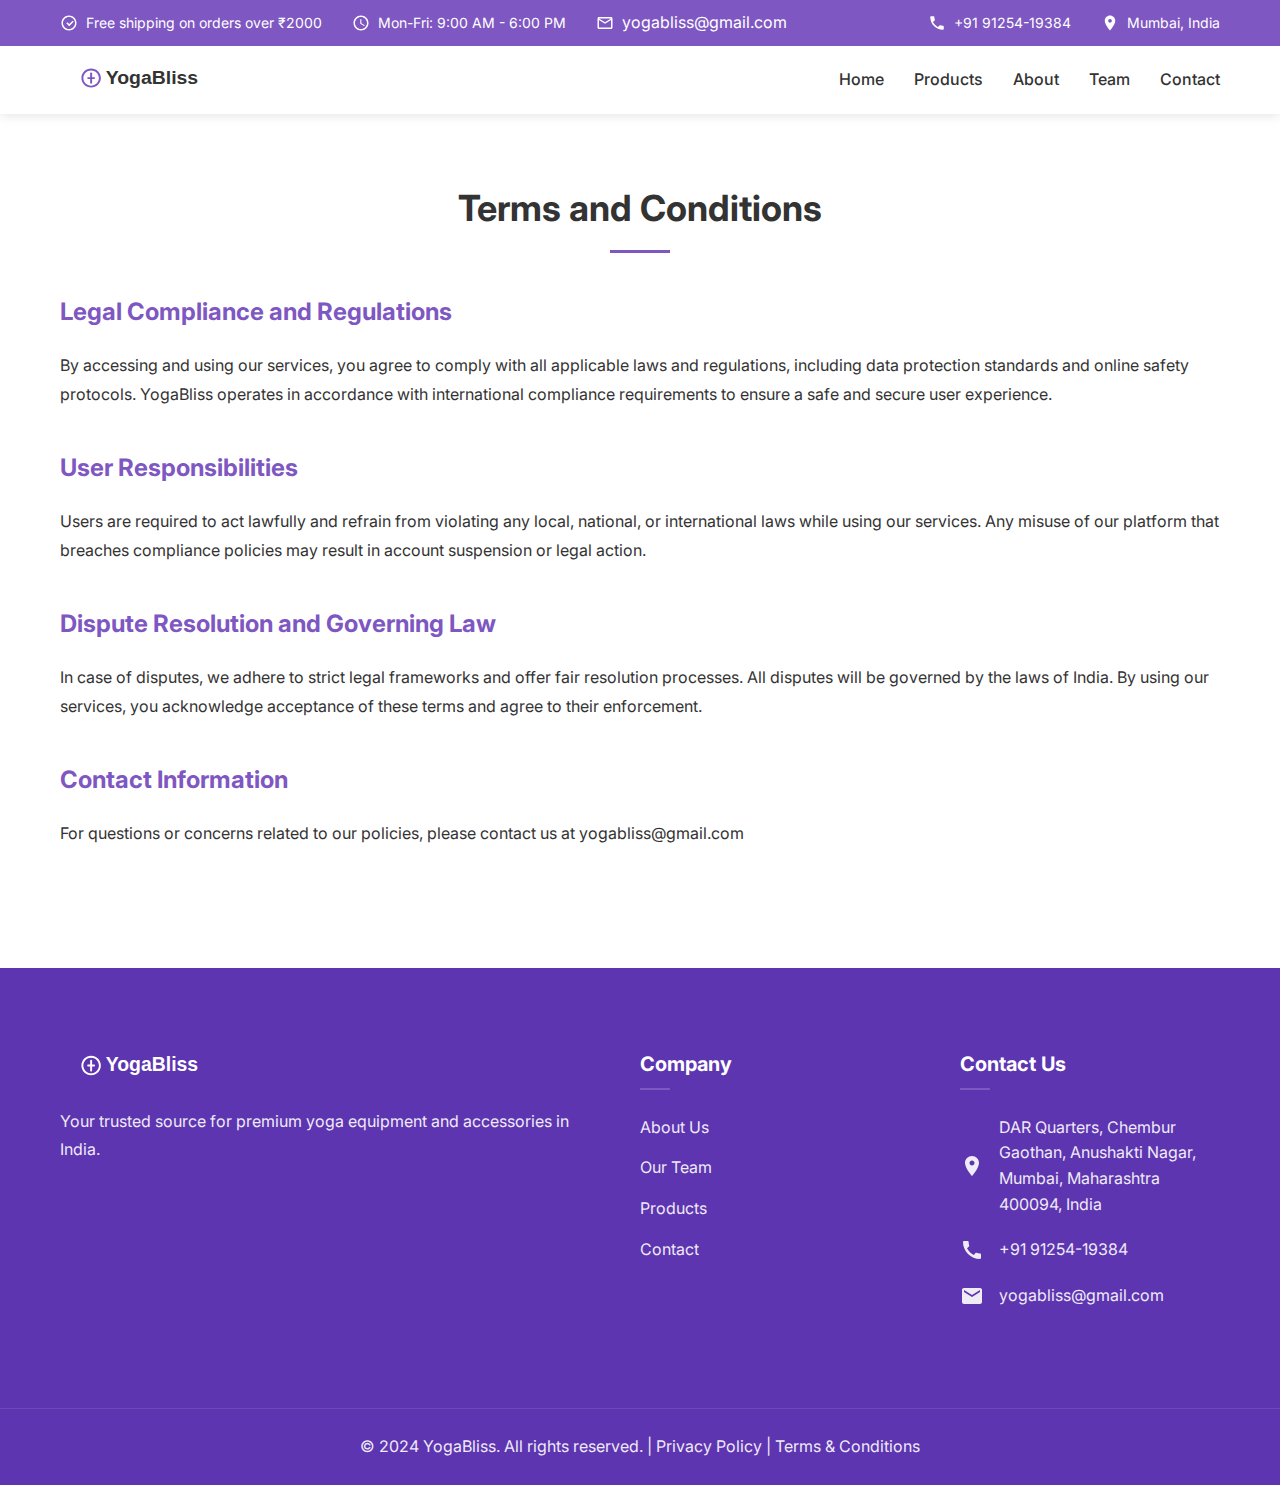
<file: terms-conditions.html>
<!DOCTYPE html>
<html lang="en">
<head>
    <meta charset="UTF-8">
    <meta name="viewport" content="width=device-width, initial-scale=1.0">
    <title>Terms and Conditions - YogaBliss</title>
    <meta name="description" content="Read YogaBliss's terms and conditions to understand our policies, user responsibilities, and legal compliance requirements.">
    <link rel="stylesheet" href="css/style.css">
    <link rel="icon" type="image/svg+xml" href="img/favicon.svg">
</head>
<body>
	<header class="header">
		<div class="header__top">
				<div class="container">
						<div class="header__top-inner">
								<div class="header__info">
										<div class="header__info-item">
												<svg class="icon icon--white" viewBox="0 0 24 24">
														<path d="M12 2C6.48 2 2 6.48 2 12s4.48 10 10 10 10-4.48 10-10S17.52 2 12 2zm0 18c-4.41 0-8-3.59-8-8s3.59-8 8-8 8 3.59 8 8-3.59 8-8 8zm.31-3.682l5.93-5.93-1.41-1.41-4.52 4.52-2.52-2.52L8.38 12.4z"/>
												</svg>
												<p>Free shipping on orders over ₹2000</p>
										</div>
										<div class="header__info-item">
												<svg class="icon icon--white" viewBox="0 0 24 24">
														<path d="M11.99 2C6.47 2 2 6.48 2 12s4.47 10 9.99 10C17.52 22 22 17.52 22 12S17.52 2 11.99 2zM12 20c-4.42 0-8-3.58-8-8s3.58-8 8-8 8 3.58 8 8-3.58 8-8 8zm.5-13H11v6l5.25 3.15.75-1.23-4.5-2.67z"/>
												</svg>
												<p>Mon-Fri: 9:00 AM - 6:00 PM</p>
										</div>
										<div class="header__info-item">
												<svg class="icon icon--white" viewBox="0 0 24 24">
														<path d="M20 4H4c-1.1 0-1.99.9-1.99 2L2 18c0 1.1.9 2 2 2h16c1.1 0 2-.9 2-2V6c0-1.1-.9-2-2-2zm0 14H4V8l8 5 8-5v10zm-8-7L4 6h16l-8 5z"/>
												</svg>
												<a href="mailto:yogabliss@gmail.com">yogabliss@gmail.com</a>
										</div>
								</div>
								<div class="header__contact">
										<div class="header__contact-item">
												<svg class="icon icon--white" viewBox="0 0 24 24">
														<path d="M6.62 10.79c1.44 2.83 3.76 5.14 6.59 6.59l2.2-2.2c.27-.27.67-.36 1.02-.24 1.12.37 2.33.57 3.57.57.55 0 1 .45 1 1V20c0 .55-.45 1-1 1-9.39 0-17-7.61-17-17 0-.55.45-1 1-1h3.5c.55 0 1 .45 1 1 0 1.25.2 2.45.57 3.57.11.35.03.74-.25 1.02l-2.2 2.2z"/>
												</svg>
												<a href="tel:+919125419384">+91 91254-19384</a>
										</div>
										<div class="header__contact-item">
												<svg class="icon icon--white" viewBox="0 0 24 24">
														<path d="M12 2C8.13 2 5 5.13 5 9c0 5.25 7 13 7 13s7-7.75 7-13c0-3.87-3.13-7-7-7zm0 9.5c-1.38 0-2.5-1.12-2.5-2.5s1.12-2.5 2.5-2.5 2.5 1.12 2.5 2.5-1.12 2.5-2.5 2.5z"/>
												</svg>
												<a href="https://maps.app.goo.gl/JfVNeeeQxSNsytSM6" target="_blank">Mumbai, India</a>
										</div>
								</div>
						</div>
				</div>
		</div>
		<div class="header__main">
				<div class="container">
						<div class="header__main-inner">
								<a href="index.html" class="logo">
										<img src="img/logo.svg" alt="YogaBliss logo" width="140" height="40">
								</a>
								<nav class="nav">
										<button class="burger" aria-label="Toggle menu">
												<span></span>
												<span></span>
												<span></span>
										</button>
										<ul class="nav__list">
												<li><a href="index.html" class="nav__link active">Home</a></li>
												<li><a href="products.html" class="nav__link">Products</a></li>
												<li><a href="about.html" class="nav__link">About</a></li>
												<li><a href="team.html" class="nav__link">Team</a></li>
												<li><a href="contact.html" class="nav__link">Contact</a></li>
										</ul>
								</nav>
						</div>
				</div>
		</div>
</header>

    <main class="main">
        <div class="page-content">
            <div class="container">
                <h1 class="page-title">Terms and Conditions</h1>

                <div class="policy-section">
                    <h2>Legal Compliance and Regulations</h2>
                    <p>By accessing and using our services, you agree to comply with all applicable laws and regulations, including data protection standards and online safety protocols. YogaBliss operates in accordance with international compliance requirements to ensure a safe and secure user experience.</p>
                </div>

                <div class="policy-section">
                    <h2>User Responsibilities</h2>
                    <p>Users are required to act lawfully and refrain from violating any local, national, or international laws while using our services. Any misuse of our platform that breaches compliance policies may result in account suspension or legal action.</p>
                </div>

                <div class="policy-section">
                    <h2>Dispute Resolution and Governing Law</h2>
                    <p>In case of disputes, we adhere to strict legal frameworks and offer fair resolution processes. All disputes will be governed by the laws of India. By using our services, you acknowledge acceptance of these terms and agree to their enforcement.</p>
                </div>

                <div class="policy-section">
                    <h2>Contact Information</h2>
                    <p>For questions or concerns related to our policies, please contact us at yogabliss@gmail.com</p>
                </div>
            </div>
        </div>
    </main>

    <footer class="footer">
			<div class="footer__main">
					<div class="container">
							<div class="footer__grid">
									<div class="footer__info">
											<a href="index.html" class="logo">
													<img src="img/logo-white.svg" alt="YogaBliss logo" width="140" height="40">
											</a>
											<p>Your trusted source for premium yoga equipment and accessories in India.</p>
									</div>
									<div class="footer__nav">
											<h3>Company</h3>
											<ul>
													<li><a href="about.html">About Us</a></li>
													<li><a href="team.html">Our Team</a></li>
													<li><a href="products.html">Products</a></li>
													<li><a href="contact.html">Contact</a></li>
											</ul>
									</div>
									<div class="footer__contact">
											<h3>Contact Us</h3>
											<address>
													<p>
															<img src="img/location.svg" alt="Location" width="24" height="24">
															<a href="https://maps.app.goo.gl/JfVNeeeQxSNsytSM6" target="_blank">
																	DAR Quarters, Chembur Gaothan, Anushakti Nagar, Mumbai, Maharashtra 400094, India
															</a>
													</p>
													<p>
															<img src="img/phone.svg" alt="Phone" width="24" height="24">
															<a href="tel:+919125419384">+91 91254-19384</a>
													</p>
													<p>
															<img src="img/email.svg" alt="Email" width="24" height="24">
															<a href="mailto:yogabliss@gmail.com">yogabliss@gmail.com</a>
													</p>
											</address>
									</div>
							</div>
					</div>
			</div>
			<div class="footer__bottom">
					<div class="container">
							<div class="footer__bottom-inner">
									<p>&copy; 2024 YogaBliss. All rights reserved. | <a href="privacy-policy.html">Privacy Policy</a> | <a href="terms-conditions.html">Terms & Conditions</a></p>
							</div>
					</div>
			</div>
	</footer>

    <script src="js/main.js"></script>
</body>
</html>
</file>
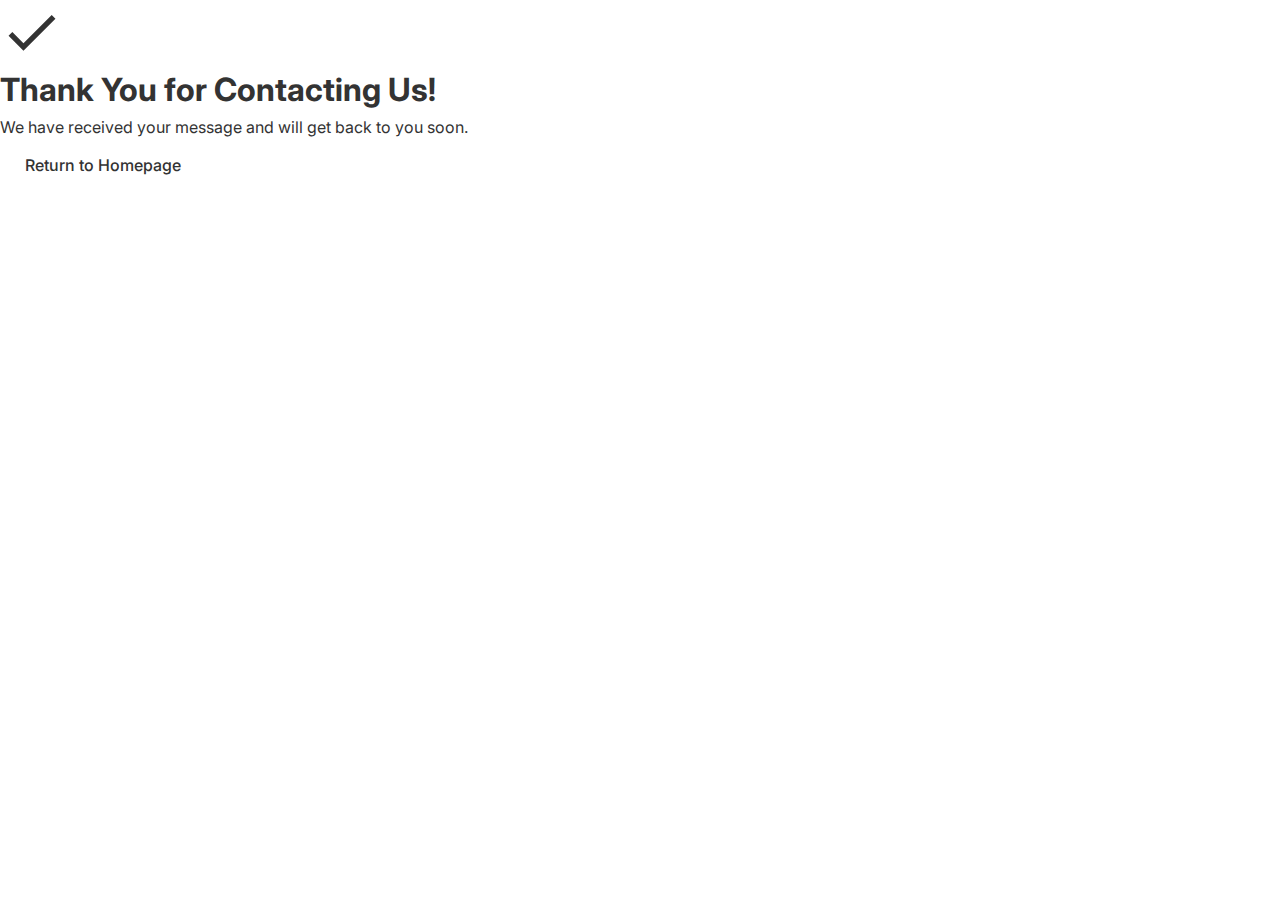
<file: thanks.html>
<!DOCTYPE html>
<html lang="en">
<head>
    <meta charset="UTF-8">
		<meta name="description" content="Thank you for contacting us! We have received your message and will get back to you soon.">
    <meta name="viewport" content="width=device-width, initial-scale=1.0">
    <title>Thank You - YogaBliss</title>
    <link rel="stylesheet" href="css/style.css">
    <link rel="icon" type="image/svg+xml" href="img/favicon.svg">
</head>
<body>
	<main>
    <div class="thanks">
        <div class="thanks__content">
            <img src="img/check.svg" alt="Success icon" width="64" height="64">
            <h1>Thank You for Contacting Us!</h1>
            <p>We have received your message and will get back to you soon.</p>
            <a href="index.html" class="btn">Return to Homepage</a>
        </div>
    </div>
	</main>
</body>
</html>
</file>
<file: css/style.css>
/* Font Face */
@font-face {
    font-family: 'Inter';
    src: url('../fonts/Inter/Inter-VariableFont_opsz\,wght.ttf') format('truetype');
    font-weight: 100 900;
    font-style: normal;
    font-display: swap;
}

@font-face {
    font-family: 'Inter';
    src: url('../fonts/Inter/Inter-Italic-VariableFont_opsz\,wght.ttf') format('truetype');
    font-weight: 100 900;
    font-style: italic;
    font-display: swap;
}

/* Reset */
*,
*::before,
*::after {
    margin: 0;
    padding: 0;
    box-sizing: border-box;
}

/* Variables */
:root {
    --color-primary: #7E57C2;
    --color-primary-dark: #5E35B1;
    --color-secondary: #4CAF50;
    --color-text: #333333;
    --color-text-light: #666666;
    --color-background: #FFFFFF;
    --color-background-alt: #F5F5F5;
    --color-border: #E0E0E0;
    --container-width: 1200px;
    --container-padding: 20px;
    --header-height: 140px;
    --header-top-height: 40px;
    --header-main-height: auto;
    --primary-color: #7B6CD9;
    --secondary-color: #4A4A4A;
    --accent-color: #FF6B6B;
    --text-color: #333333;
    --light-gray: #F5F5F5;
}

/* Base */
html {
    scroll-behavior: smooth;
}

body {
    font-family: 'Inter', sans-serif;
    color: var(--text-color);
    line-height: 1.6;
    overflow-x: hidden;
}

img {
    max-width: 100%;
    height: auto;
    display: block;
}

a {
    color: inherit;
    text-decoration: none;
    transition: color 0.3s;
}

ul {
    list-style: none;
}

/* Container */
.container {
    max-width: var(--container-width);
    padding: 0 var(--container-padding);
    margin: 0 auto;
}

/* Section Title */
.section-title {
    font-size: 36px;
    text-align: center;
    margin-bottom: 40px;
    position: relative;
    padding-bottom: 15px;
}

.section-title::after {
    content: '';
    position: absolute;
    bottom: 0;
    left: 50%;
    transform: translateX(-50%);
    width: 60px;
    height: 3px;
    background-color: var(--color-primary);
}

/* Buttons */
.btn {
    display: inline-block;
    padding: 12px 24px;
    border-radius: 4px;
    font-weight: 500;
    text-align: center;
    transition: all 0.3s ease;
    border: none;
    cursor: pointer;
    font-size: 16px;
    line-height: 1.5;
}

.btn--primary {
    background-color: var(--color-text);
    color: white;
    box-shadow: 0 4px 6px rgba(126, 87, 194, 0.1);
    position: relative;
    overflow: hidden;
}

.btn--primary:hover {
    background-color: var(--color-primary-dark);
		color: var(--color-text);
    transform: translateY(-2px);
    box-shadow: 0 6px 12px rgba(126, 87, 194, 0.2);
}

.btn--primary:active {
    transform: translateY(0);
    box-shadow: 0 2px 4px rgba(126, 87, 194, 0.1);
}

.btn--outline {
    background-color: transparent;
    border: 2px solid var(--color-primary);
}

.btn--outline:hover {
    background-color: var(--color-primary);
    color: white;
}

.btn--small {
    padding: 8px 16px;
    font-size: 14px;
}

.btn--circle {
    width: 40px;
    height: 40px;
    padding: 0;
    border-radius: 50%;
    display: flex;
    align-items: center;
    justify-content: center;
    background-color: white;
    box-shadow: 0 2px 8px rgba(0, 0, 0, 0.1);
}

/* Header */
.header {
    position: fixed;
    top: 0;
    left: 0;
    width: 100%;
    background-color: var(--color-background);
    box-shadow: 0 2px 10px rgba(0, 0, 0, 0.1);
    z-index: 1000;
}

/* Header Top */
.header__top {
    background-color: var(--color-primary);
    color: white;
    padding: 10px 0;
}

.header__top-inner {
    display: flex;
    justify-content: space-between;
    align-items: center;
}

.header__info,
.header__contact {
    display: flex;
    gap: 30px;
    align-items: center;
}

.header__info-item,
.header__contact-item {
    display: flex;
    align-items: center;
    gap: 8px;
}

.header__info-item .icon,
.header__contact-item .icon {
    width: 18px;
    height: 18px;
}

.header__info-item p,
.header__contact-item a {
    font-size: 14px;
    color: white;
    text-decoration: none;
    transition: opacity 0.3s;
}

.header__contact-item a:hover {
    opacity: 0.8;
}

@media (max-width: 992px) {
    .header__info,
    .header__contact {
        gap: 20px;
    }
}

@media (max-width: 768px) {
    .header__top-inner {
        flex-direction: column;
        gap: 10px;
    }

    .header__info,
    .header__contact {
        flex-wrap: wrap;
        justify-content: center;
        text-align: center;
    }
}

@media (max-width: 768px) {
    .header__info-item,
    .header__contact-item {
        font-size: 12px;
    }

    .header__info-item .icon,
    .header__contact-item .icon {
        width: 16px;
        height: 16px;
    }
}

.header__main {
    background-color: var(--color-background);
    padding: 15px 0;
}

.header__main-inner {
    display: flex;
    align-items: center;
    justify-content: space-between;
}

.header__action:hover {
    background-color: var(--color-background-alt);
}

/* Navigation */
.nav__list {
    display: flex;
    gap: 30px;
}

.nav__link {
    font-weight: 500;
    font-size: 16px;
    position: relative;
    padding: 5px 0;
}

.nav__link:hover {
    color: var(--color-primary);
}

.nav__link::after {
    content: '';
    position: absolute;
    bottom: -2px;
    left: 0;
    width: 100%;
    height: 2px;
    background-color: var(--color-primary);
    transform: scaleX(0);
    transition: transform 0.3s;
}

.nav__link:hover::after {
    transform: scaleX(1);
}

/* Dropdown Menu */
.nav__dropdown {
    position: relative;
}

.dropdown__list {
    position: absolute;
    top: 100%;
    left: 0;
    background-color: white;
    box-shadow: 0 4px 12px rgba(0, 0, 0, 0.1);
    min-width: 200px;
    padding: 10px 0;
    opacity: 0;
    visibility: hidden;
    transform: translateY(10px);
    transition: all 0.3s;
}

.nav__dropdown:hover .dropdown__list {
    opacity: 1;
    visibility: visible;
    transform: translateY(0);
}

.dropdown__list a {
    display: block;
    padding: 8px 20px;
}

.dropdown__list a:hover {
    background-color: var(--color-background-alt);
    color: var(--color-primary);
}

/* Search */
.search-btn {
    background: none;
    border: none;
    cursor: pointer;
    padding: 5px;
}

.search-panel {
    position: absolute;
    top: 100%;
    left: 0;
    width: 100%;
    background-color: white;
    padding: 20px;
    box-shadow: 0 4px 12px rgba(0, 0, 0, 0.1);
    display: none;
}

.search-form {
    max-width: 600px;
    margin: 0 auto;
    display: flex;
    gap: 10px;
}

.search-form input {
    flex-grow: 1;
    padding: 10px;
    border: 1px solid var(--color-border);
    border-radius: 4px;
}

.search-form button {
    background: none;
    border: none;
    cursor: pointer;
    padding: 5px;
}

/* Burger Menu */
.burger {
    display: none;
    background: none;
    border: none;
    cursor: pointer;
    padding: 10px;
}

.burger span {
    display: block;
    width: 25px;
    height: 2px;
    background-color: var(--color-text);
    margin: 5px 0;
    transition: 0.3s;
}

/* Hero Section */
.hero {
    margin-top: calc(var(--header-height) - 20px);
    position: relative;
}

.hero__slider {
    margin: 0 auto;
    max-width: 2000px;
    position: relative;
    overflow: hidden;
}

.hero__slider-wrapper {
    display: flex;
    transition: transform 0.5s;
}

.hero__slide {
    flex: 0 0 100%;
    position: relative;
    height: 600px;
}

.hero__slide::before {
    content: '';
    position: absolute;
    top: 0;
    left: 0;
    width: 100%;
    height: 100%;
    background-color: rgba(0, 0, 0, 0.4);
    z-index: 1;
}

.hero__image {
    position: absolute;
    top: 0;
    left: 0;
    width: 100%;
    height: 100%;
    object-fit: cover;
}

.hero__content {
    position: relative;
    z-index: 2;
    max-width: 600px;
    padding: 80px 0;
    color: white;
}

.hero__content h1,
.hero__content h2 {
    font-size: 48px;
    margin-bottom: 20px;
    text-shadow: 0 2px 4px rgba(0, 0, 0, 0.2);
}

.hero__content p {
    font-size: 20px;
    margin-bottom: 30px;
    text-shadow: 0 2px 4px rgba(0, 0, 0, 0.2);
}

.hero__buttons {
    display: flex;
    gap: 20px;
}

.hero__prev,
.hero__next {
    position: absolute;
    top: 50%;
    transform: translateY(-50%);
    width: 50px;
    height: 50px;
    background-color: rgba(255, 255, 255, 0.9);
    border: none;
    border-radius: 50%;
    cursor: pointer;
    z-index: 2;
}

.hero__prev {
    left: 20px;
}

.hero__next {
    right: 20px;
}

.hero__dots {
    position: absolute;
    bottom: 20px;
    left: 50%;
    transform: translateX(-50%);
    display: flex;
    gap: 10px;
    z-index: 2;
}

.hero__dot {
    width: 10px;
    height: 10px;
    border-radius: 50%;
    background-color: rgba(255, 255, 255, 0.5);
    cursor: pointer;
    transition: background-color 0.3s;
}

.hero__dot.active {
    background-color: white;
}

/* Categories Section */
.categories {
    padding: 80px 0;
}

.categories__grid {
    display: grid;
    grid-template-columns: repeat(3, 1fr);
    gap: 30px;
}

.category-card {
    position: relative;
    overflow: hidden;
    border-radius: 12px;
    height: 400px;
    box-shadow: 0 4px 20px rgba(0, 0, 0, 0.15);
}

.category-card img {
    width: 100%;
    height: 100%;
    object-fit: cover;
    transition: transform 0.6s ease;
}

.category-card:hover img {
    transform: scale(1.05);
}

.category-card__content {
    position: absolute;
    bottom: 0;
    left: 0;
    width: 100%;
    padding: 40px 30px;
    background: linear-gradient(to top, rgba(0, 0, 0, 0.8) 0%, rgba(0, 0, 0, 0.4) 60%, transparent 100%);
    color: white;
    text-align: center;
    transform: translateY(0);
    transition: transform 0.4s ease;
}

.category-card:hover .category-card__content {
    transform: translateY(-10px);
}

.category-card__content h3 {
    margin-bottom: 20px;
    font-size: 28px;
    font-weight: 600;
    text-shadow: 0 2px 4px rgba(0, 0, 0, 0.2);
}

.category-card .btn--small {
    background-color: white;
    color: var(--color-text);
    padding: 12px 24px;
    font-size: 16px;
    font-weight: 500;
    border-radius: 6px;
    transition: all 0.3s ease;
    box-shadow: 0 4px 12px rgba(0, 0, 0, 0.2);
}

.category-card:hover .btn--small {
    background-color: var(--color-primary);
    color: white;
    transform: translateY(-2px);
    box-shadow: 0 6px 16px rgba(0, 0, 0, 0.3);
}

@media (max-width: 1200px) {
    .categories {
        padding: 60px 0;
    }

    .categories__grid {
        grid-template-columns: repeat(2, 1fr);
        gap: 25px;
        padding: 0 var(--container-padding);
    }

    .category-card {
        height: 350px;
    }

    .category-card__content {
        padding: 30px 20px;
    }

    .category-card__content h3 {
        font-size: 24px;
        margin-bottom: 15px;
    }
}

@media (max-width: 768px) {
    .categories {
        padding: 40px 0;
    }

    .categories__grid {
        grid-template-columns: 1fr;
        gap: 20px;
        padding: 0 var(--container-padding);
    }
    
    .category-card {
        height: 300px;
    }
    
    .category-card__content {
        padding: 25px 15px;
    }
    
    .category-card__content h3 {
        font-size: 22px;
        margin-bottom: 12px;
    }

    .category-card .btn--small {
        padding: 10px 20px;
        font-size: 14px;
    }
}

@media (max-width: 480px) {
    .categories {
        padding: 30px 0;
    }

    .category-card {
        height: 250px;
    }

    .category-card__content {
        padding: 20px 15px;
    }

    .category-card__content h3 {
        font-size: 20px;
        margin-bottom: 10px;
    }

    .category-card .btn--small {
        padding: 8px 16px;
        font-size: 13px;
    }
}

/* Products Section */
.products {
    background-color: var(--color-background-alt);
}

.products__tabs {
    margin-bottom: 40px;
}

.tabs {
    display: flex;
    justify-content: center;
    gap: 20px;
    margin-bottom: 40px;
}

.tab {
    padding: 10px 20px;
    background: none;
    border: none;
    border-bottom: 2px solid transparent;
    cursor: pointer;
    font-weight: 500;
    transition: all 0.3s;
}

.tab.active {
    color: var(--color-primary);
    border-bottom-color: var(--color-primary);
}

.tab-content {
    display: none;
}

.tab-content.active {
    display: block;
}

.products__grid {
    display: grid;
    grid-template-columns: repeat(auto-fit, minmax(280px, 1fr));
    gap: 30px;
}

.product-card {
    background-color: white;
    border-radius: 8px;
    overflow: hidden;
    box-shadow: 0 2px 10px rgba(0, 0, 0, 0.1);
    transition: transform 0.3s;
}

.product-card:hover {
    transform: translateY(-5px);
}

.product-card__image {
    position: relative;
    padding-top: 100%;
}

.product-card__image img {
    position: absolute;
    top: 0;
    left: 0;
    width: 100%;
    height: 100%;
    object-fit: cover;
}

.product-card__actions {
    position: absolute;
    top: 10px;
    right: 10px;
    display: flex;
    gap: 10px;
    opacity: 0;
    transform: translateX(10px);
    transition: all 0.3s;
}

.product-card:hover .product-card__actions {
    opacity: 1;
    transform: translateX(0);
}

.product-card__content {
    padding: 20px;
    text-align: center;
}

.product-card__content h3 {
    margin-bottom: 10px;
    font-size: 20px;
}

.product-card__content p {
    margin-bottom: 15px;
    color: var(--color-text-light);
}

.price {
    display: block;
    font-size: 24px;
    font-weight: bold;
    color: var(--color-primary);
    margin-bottom: 15px;
}

.price--old {
    font-size: 18px;
    color: var(--color-text-light);
    text-decoration: line-through;
    margin-right: 10px;
}

.price--new {
    font-size: 24px;
    color: var(--color-secondary);
}

/* Features Section */
.features {
    padding: 80px 0;
}

.features__grid {
    display: grid;
    grid-template-columns: repeat(4, 1fr);
    gap: 30px;
}

.feature-card {
    text-align: center;
		justify-items: center;
    padding: 30px;
    background-color: var(--color-background);
    border-radius: 8px;
    box-shadow: 0 2px 10px rgba(0, 0, 0, 0.1);
    transition: transform 0.3s;
}

.feature-card:hover {
    transform: translateY(-5px);
}

.feature-card__icon {
    margin-bottom: 20px;
}

.feature-card h3 {
    margin-bottom: 15px;
    font-size: 20px;
}

/* About Section */
.about {
    padding: 80px 0;
    background-color: var(--color-background-alt);
}

.about__grid {
    display: grid;
    grid-template-columns: 1fr 1fr;
    gap: 60px;
    align-items: center;
}

.about__content p {
    margin-bottom: 30px;
}

.about__image img {
    border-radius: 8px;
    box-shadow: 0 4px 20px rgba(0, 0, 0, 0.1);
}

/* Accordion */
.accordion__item {
    border: 1px solid var(--color-border);
    border-radius: 4px;
    margin-bottom: 10px;
}

.accordion__header {
    width: 100%;
    padding: 15px 20px;
    background: none;
    border: none;
    text-align: left;
    font-weight: 500;
    cursor: pointer;
    display: flex;
    justify-content: space-between;
    align-items: center;
}

.accordion__icon {
    width: 20px;
    height: 20px;
    position: relative;
}

.accordion__icon::before,
.accordion__icon::after {
    content: '';
    position: absolute;
    background-color: var(--color-text);
    transition: transform 0.3s;
}

.accordion__icon::before {
    top: 50%;
    left: 0;
    width: 100%;
    height: 2px;
    transform: translateY(-50%);
}

.accordion__icon::after {
    top: 0;
    left: 50%;
    width: 2px;
    height: 100%;
    transform: translateX(-50%);
}

.accordion__item.active .accordion__icon::after {
    transform: translateX(-50%) rotate(90deg);
}

.accordion__content {
    padding: 0 20px;
    max-height: 0;
    overflow: hidden;
    transition: max-height 0.3s, padding 0.3s;
}

.accordion__item.active .accordion__content {
    padding: 0 20px 15px;
    max-height: 200px;
}

/* Testimonials Section */
.testimonials {
    padding: 80px 0;
}

.testimonials__slider {
    position: relative;
    overflow: hidden;
    padding: 20px 60px;
    margin-bottom: 40px;
}

.testimonials__wrapper {
    display: flex;
    gap: 30px;
    transition: transform 0.5s;
}

.testimonial-card {
    flex: 0 0 100%;
    padding: 30px;
    background-color: white;
    border-radius: 8px;
    box-shadow: 0 2px 10px rgba(0, 0, 0, 0.1);
    display: flex;
    gap: 20px;
}

.testimonial-card__image img {
    width: 80px;
    height: 80px;
    border-radius: 50%;
    object-fit: cover;
}

.testimonial-card__content {
	justify-items: center;
    flex-grow: 1;
}

.testimonial-card__content p {
    font-style: italic;
    margin-bottom: 15px;
}
testimonial-card__content
.testimonial-card__content cite {
    display: block;
    font-style: normal;
    font-weight: 500;
    margin-bottom: 10px;
}

.testimonial-card__rating {
    display: flex;
    gap: 5px;
}

/* Newsletter Section */
.newsletter {
    padding: 80px 0;
    background-color: var(--color-primary);
    color: white;
}

.newsletter__inner {
    max-width: 600px;
    margin: 0 auto;
    text-align: center;
}

.newsletter__content {
    margin-bottom: 30px;
}

.newsletter__content h2 {
    font-size: 36px;
    margin-bottom: 15px;
}

.newsletter__form {
    display: flex;
    flex-direction: column;
    gap: 15px;
    width: 100%;
}

.newsletter__form input {
    width: 100%;
    padding: 15px;
    border: none;
    border-radius: 4px;
    font-size: 16px;
}

/* Footer */
.footer {
    background-color: var(--color-primary-dark);
    color: white;
}

.footer__main {
    padding: 80px 0;
}

.footer__grid {
    display: grid;
    grid-template-columns: 2fr 1fr 1fr;
    gap: 60px;
}

.footer__info p {
    margin: 20px 0;
    line-height: 1.8;
    opacity: 0.9;
}

.footer__info {
	justify-items: center;
}

.footer h3 {
    font-size: 20px;
    margin-bottom: 25px;
    position: relative;
    padding-bottom: 10px;
}

.footer h3::after {
    content: '';
    position: absolute;
    bottom: 0;
    left: 0;
    width: 30px;
    height: 2px;
    background-color: var(--color-primary);
}

.footer__nav ul {
    display: flex;
    flex-direction: column;
    gap: 15px;
}

.footer__nav a {
    opacity: 0.9;
    transition: opacity 0.3s, transform 0.3s;
    display: inline-block;
}

.footer__nav a:hover {
    opacity: 1;
    transform: translateX(5px);
}

.footer__contact address {
    font-style: normal;
}

.footer__contact p {
    display: flex;
    align-items: center;
    gap: 15px;
    margin-bottom: 20px;
    opacity: 0.9;
    transition: opacity 0.3s;
}

.footer__contact p:hover {
    opacity: 1;
}

.footer__bottom {
    padding: 25px 0;
    border-top: 1px solid rgba(255, 255, 255, 0.1);
}

.footer__bottom-inner {
    text-align: center;
}

.footer__bottom p {
    opacity: 0.9;
}

@media (max-width: 992px) {
    .footer__grid {
        grid-template-columns: repeat(2, 1fr);
        gap: 40px;
    }
}

@media (max-width: 768px) {
    .footer__grid {
        grid-template-columns: 1fr;
        text-align: center;
    }

    .footer h3::after {
        left: 50%;
        transform: translateX(-50%);
    }

    .footer__contact p {
        justify-content: center;
    }
}

/* Media Queries */
@media (max-width: 1200px) {
    .features__grid {
        grid-template-columns: repeat(2, 1fr);
    }
}

@media (max-width: 992px) {
    .categories__grid {
        grid-template-columns: repeat(2, 1fr);
    }

    .about__grid {
        grid-template-columns: 1fr;
    }

    .newsletter__inner {
        flex-direction: column;
        text-align: center;
				justify-items: center;
    }

    .newsletter__form {
        min-width: auto;
        width: 100%;
        max-width: 500px;
    }

    .footer__grid {
        grid-template-columns: repeat(2, 1fr);
    }
}

@media (max-width: 768px) {
    .header__top {
        display: none;
    }

    .header {
        --header-height: var(--header-main-height);
    }

    .hero__content h1,
    .hero__content h2 {
        font-size: 36px;
    }

    .hero__content p {
        font-size: 18px;
    }

    .hero__prev,
    .hero__next,
    .hero__dots,
    .testimonials__prev,
    .testimonials__next,
    .testimonials__dots {
        display: none !important;
    }

    .hero__slider,
    .testimonials__slider {
        overflow-x: auto;
        -webkit-overflow-scrolling: touch;
        scroll-snap-type: x mandatory;
        padding: 0;
    }

    .hero__slide,
    .testimonial-card {
        scroll-snap-align: start;
        flex-shrink: 0;
    }

    .hero__slider-wrapper,
    .testimonials__wrapper {
        gap: 0;
    }

    .testimonials__slider {
        padding: 20px 0;
    }

    .testimonials__wrapper {
        gap: 20px;
        padding: 0 20px;
    }

    .testimonial-card {
        flex-direction: column;
        text-align: center;
    }

    .testimonial-card__image {
        margin: 0 auto;
    }


    .footer__grid {
        grid-template-columns: 1fr;
        text-align: center;
				justify-items: center;
    }

    .footer__social {
        justify-content: center;
    }

    .footer__contact p {
        justify-content: center;
    }

    .footer__bottom-inner {
        flex-direction: column;
        gap: 20px;
        text-align: center;
    }

    .nav__list {
        position: fixed;
        top: var(--header-main-height);
        left: 0;
        width: 100%;
        background-color: var(--color-background);
        padding: 20px var(--container-padding);
        box-shadow: 0 2px 10px rgba(0, 0, 0, 0.1);
        flex-direction: column;
        align-items: center;
        display: none;
    }

    .nav.active .nav__list {
        display: flex;
    }

    .header__main-inner {
        padding: 0 var(--container-padding);
    }
}

@media (max-width: 768px) {
    .burger {
        display: block;
        margin-right: -10px;
    }

    .nav__list {
        display: none;
        position: absolute;
        top: 100%;
        left: 0;
        width: 100%;
        background-color: var(--color-background);
        padding: 20px;
        box-shadow: 0 2px 10px rgba(0, 0, 0, 0.1);
        flex-direction: column;
        align-items: center;
        gap: 20px;
    }

    .nav.active .nav__list {
        display: flex;
    }

    .nav__link {
        font-size: 18px;
    }

    .header__main {
        padding: 10px 0;
    }

    .header__main-inner {
        padding: 0 var(--container-padding);
    }

    .logo img {
        height: 35px;
        width: auto;
    }
}

/* Page Content */
.main {
    padding-top: calc(var(--header-height) + 40px);
    padding-bottom: 80px;
}

.page-content {
    max-width: 1200px;
    margin: 0 auto;
}

.page-title {
    font-size: 36px;
    margin-bottom: 40px;
    text-align: center;
    position: relative;
    padding-bottom: 15px;
}

.page-title::after {
    content: '';
    position: absolute;
    bottom: 0;
    left: 50%;
    transform: translateX(-50%);
    width: 60px;
    height: 3px;
    background-color: var(--color-primary);
}

.policy-section {
    margin-bottom: 40px;
}

.policy-section h2 {
    font-size: 24px;
    margin-bottom: 20px;
    color: var(--color-primary);
}

.policy-section p {
    margin-bottom: 20px;
    line-height: 1.8;
}

.policy-section ul {
    list-style: disc;
    margin-left: 20px;
    margin-bottom: 20px;
}

.policy-section li {
    margin-bottom: 10px;
    line-height: 1.6;
}

@media (max-width: 768px) {
    .page-content {
        padding: 0 20px;
    }

    .page-title {
        font-size: 28px;
    }

    .policy-section h2 {
        font-size: 20px;
    }
}

/* Benefits Section */
.benefits {
    padding: 80px 0;
    background-color: var(--color-background-alt);
}

.benefits__grid {
    display: grid;
    grid-template-columns: repeat(3, 1fr);
    gap: 30px;
}

.benefit-card {
    padding: 30px;
    background-color: white;
    border-radius: 8px;
    box-shadow: 0 2px 10px rgba(0, 0, 0, 0.1);
    text-align: center;
}

.benefit-card h3 {
    font-size: 24px;
    margin-bottom: 15px;
    color: var(--color-primary);
}

.benefit-card p {
    color: var(--color-text-light);
}

/* FAQ Section */
.faq {
    padding: 80px 0;
}

.faq__grid {
    display: grid;
    grid-template-columns: repeat(2, 1fr);
    gap: 30px;
}

.faq-item {
    padding: 30px;
    background-color: white;
    border-radius: 8px;
    box-shadow: 0 2px 10px rgba(0, 0, 0, 0.1);
}

.faq-item h3 {
    font-size: 20px;
    margin-bottom: 15px;
    color: var(--color-primary);
}

.faq-item p {
    color: var(--color-text-light);
    line-height: 1.6;
}

@media (max-width: 992px) {
    .faq {
        padding: 60px 0;
    }

    .faq__grid {
        gap: 20px;
    }

    .faq-item {
        padding: 25px;
    }

    .faq-item h3 {
        font-size: 18px;
    }
}

@media (max-width: 768px) {
    .faq {
        padding: 40px 0;
    }

    .faq__grid {
        grid-template-columns: 1fr;
        gap: 20px;
        padding: 0 var(--container-padding);
    }

    .faq-item {
        padding: 20px;
    }

    .faq-item h3 {
        font-size: 16px;
        margin-bottom: 10px;
    }

    .faq-item p {
        font-size: 14px;
    }
}

/* Video Guide Section */
.video-guide {
    padding: 80px 0;
    background-color: var(--color-background-alt);
}

.video-guide__grid {
    display: grid;
    grid-template-columns: repeat(3, 1fr);
    gap: 30px;
}

.video-guide__item {
    background-color: white;
    border-radius: 8px;
    overflow: hidden;
    box-shadow: 0 2px 10px rgba(0, 0, 0, 0.1);
    transition: transform 0.3s;
}

.video-guide__item:hover {
    transform: translateY(-5px);
}

.video-guide__thumbnail {
    position: relative;
    padding-top: 56.25%; /* 16:9 aspect ratio */
}

.video-guide__thumbnail img {
    position: absolute;
    top: 0;
    left: 0;
    width: 100%;
    height: 100%;
    object-fit: cover;
}

.video-guide__content {
    padding: 20px;
}

.video-guide__content h3 {
    font-size: 20px;
    margin-bottom: 10px;
    color: var(--color-primary);
}

.video-guide__content p {
    color: var(--color-text-light);
    line-height: 1.6;
}

@media (max-width: 992px) {
    .video-guide__grid {
        grid-template-columns: repeat(2, 1fr);
    }
}

@media (max-width: 768px) {
    .video-guide__grid {
        grid-template-columns: 1fr;
    }
}

/* Contact Page */
.contact__grid {
    display: grid;
    grid-template-columns: 1fr 2fr;
    gap: 60px;
    margin-bottom: 60px;
}

.contact__info {
    background-color: #e1e1e1;
    padding: 40px;
    border-radius: 8px;
}

.contact__item {
    margin-bottom: 30px;
}

.contact__item h3 {
    font-size: 20px;
    margin-bottom: 15px;
    color: var(--color-primary);
}

.contact__item p {
    display: flex;
    align-items: center;
    gap: 10px;
    margin-bottom: 10px;
}

.contact__item p:last-child {
    margin-bottom: 0;
}

.contact__social {
    display: flex;
    gap: 15px;
}

.contact__form {
    background-color: white;
    padding: 40px;
    border-radius: 8px;
    box-shadow: 0 2px 10px rgba(0, 0, 0, 0.1);
}

.contact__form h2 {
    font-size: 24px;
    margin-bottom: 30px;
    color: var(--color-primary);
}

.form-group {
    margin-bottom: 20px;
}

.form-group label {
    display: block;
    margin-bottom: 8px;
    font-weight: 500;
}

.form-group input,
.form-group select,
.form-group textarea {
    width: 100%;
    padding: 12px;
    border: 1px solid var(--color-border);
    border-radius: 4px;
    font-family: inherit;
    font-size: inherit;
}

.form-group textarea {
    resize: vertical;
}

.contact__map {
    border-radius: 8px;
    overflow: hidden;
}

@media (max-width: 992px) {
    .contact__grid {
        grid-template-columns: 1fr;
    }
}

/* Remove Instagram Section Styles */
.instagram,
.instagram__grid,
.instagram-item,
.instagram__cta {
    display: none;
}

/* Form Checkbox */
.form-group--checkbox {
    display: flex;
    align-items: center;
    gap: 10px;
    margin: 20px 0;
}

.form-group--checkbox input[type="checkbox"] {
    width: 20px;
    height: 20px;
    margin: 0;
}

.form-group--checkbox label {
    margin: 0;
    font-size: 14px;
}

.form-group--checkbox a {
    color: var(--color-primary);
    text-decoration: underline;
}

.form-group--checkbox a:hover {
    color: var(--color-primary-dark);
}

/* Newsletter Form */
.newsletter__form {
    display: flex;
    flex-direction: column;
    gap: 10px;
    min-width: 400px;
}

.newsletter__form .form-group--checkbox {
    margin: 10px 0;
}

.newsletter__form .form-group--checkbox label {
    color: white;
}

.newsletter__form .form-group--checkbox a {
    color: white;
    text-decoration: underline;
}

/* Testimonials Slider */
.testimonials__slider {
    position: relative;
    overflow: hidden;
    padding: 20px 60px;
    margin-bottom: 40px;
}

.testimonials__wrapper {
    display: flex;
    gap: 30px;
    transition: transform 0.5s;
}

.testimonial-card {
    flex: 0 0 100%;
    padding: 30px;
    background-color: white;
    border-radius: 8px;
    box-shadow: 0 2px 10px rgba(0, 0, 0, 0.1);
    display: flex;
    gap: 20px;
}

.testimonials__prev,
.testimonials__next {
    position: absolute;
    top: 50%;
    transform: translateY(-50%);
    width: 40px;
    height: 40px;
    background-color: white;
    border: none;
    border-radius: 50%;
    box-shadow: 0 2px 8px rgba(0, 0, 0, 0.1);
    cursor: pointer;
    z-index: 2;
    display: flex;
    align-items: center;
    justify-content: center;
}

.testimonials__prev::before,
.testimonials__next::before {
    content: '';
    width: 10px;
    height: 10px;
    border-style: solid;
    border-width: 2px 2px 0 0;
    display: inline-block;
}

.testimonials__prev::before {
    transform: rotate(-135deg);
    margin-left: 5px;
}

.testimonials__next::before {
    transform: rotate(45deg);
    margin-right: 5px;
}

.testimonials__prev {
    left: 20px;
}

.testimonials__next {
    right: 20px;
}

.testimonials__dots {
    position: absolute;
    bottom: -20px;
    left: 50%;
    transform: translateX(-50%);
    display: flex;
    gap: 10px;
    z-index: 2;
}

.testimonials__dot {
    width: 10px;
    height: 10px;
    border-radius: 50%;
    background-color: var(--color-border);
    cursor: pointer;
    transition: background-color 0.3s;
}

.testimonials__dot.active {
    background-color: var(--color-primary);
}

@media (max-width: 992px) {
    .benefits__grid {
        grid-template-columns: repeat(2, 1fr);
        gap: 20px;
    }
}

@media (max-width: 768px) {
    .benefits {
        padding: 40px 0;
    }

    .benefits__grid {
        grid-template-columns: 1fr;
        gap: 20px;
        padding: 0 var(--container-padding);
    }

    .benefit-card {
        padding: 20px;
    }

    .benefit-card h3 {
        font-size: 20px;
    }

    .newsletter {
        padding: 40px var(--container-padding);
    }

    .newsletter__content h2 {
        font-size: 28px;
    }

    .newsletter__form {
        padding: 0;
    }
}

@media (max-width: 768px) {
    .benefits__grid {
        padding: 0 15px;
    }

    .newsletter {
        padding: 30px 15px;
    }

    .newsletter__content h2 {
        font-size: 24px;
    }

    .newsletter__form {
        min-width: auto;
    }
}

/* Page Header styles */
.page-header {
    background: var(--light-gray);
    padding: 60px 0;
    text-align: center;
}

.breadcrumbs ul {
    display: flex;
    justify-content: center;
    gap: 10px;
    list-style: none;
}

.breadcrumbs a {
    color: var(--primary-color);
    text-decoration: none;
}

/* Products Page styles */
.products-filter {
    padding: 40px 0;
    border-bottom: 1px solid var(--color-border);
    margin-bottom: 40px;
}

.products-filter__inner {
    display: flex;
    justify-content: space-between;
    align-items: center;
    flex-wrap: wrap;
    gap: 20px;
}

.products-filter__categories {
    display: flex;
    flex-wrap: wrap;
    gap: 15px;
}

.filter-btn {
    padding: 10px 20px;
    border: 2px solid var(--color-border);
    background: none;
    cursor: pointer;
    border-radius: 5px;
    transition: all 0.3s;
    font-weight: 500;
    color: var(--color-text);
}

.filter-btn.active,
.filter-btn:hover {
    background: var(--color-primary);
    color: white;
    border-color: var(--color-primary);
}

.products-filter__sort {
    display: flex;
    align-items: center;
    gap: 15px;
}

.products-filter__sort label {
    font-weight: 500;
    color: var(--color-text);
}

.sort-select {
    min-width: 200px;
    padding: 10px 35px 10px 15px;
    border: 2px solid var(--color-border);
    border-radius: 5px;
    background-color: white;
    cursor: pointer;
    appearance: none;
    font-size: 16px;
    color: var(--color-text);
    transition: all 0.3s;
    background-image: url("data:image/svg+xml,%3Csvg xmlns='http://www.w3.org/2000/svg' width='24' height='24' viewBox='0 0 24 24' fill='none' stroke='currentColor' stroke-width='2' stroke-linecap='round' stroke-linejoin='round'%3E%3Cpolyline points='6 9 12 15 18 9'%3E%3C/polyline%3E%3C/svg%3E");
    background-repeat: no-repeat;
    background-position: right 10px center;
    background-size: 16px;
}

.sort-select:hover,
.sort-select:focus {
    border-color: var(--color-primary);
    outline: none;
}

@media (max-width: 768px) {
    .products-filter__inner {
        flex-direction: column;
        align-items: stretch;
    }

    .products-filter__sort {
        width: 100%;
    }

    .sort-select {
        flex-grow: 1;
    }

    .products-filter__categories {
        justify-content: center;
    }
}

@media (max-width: 768px) {
    .products-filter {
        padding: 20px 0;
    }

    .filter-btn {
        padding: 8px 16px;
        font-size: 14px;
    }

    .sort-select {
        font-size: 14px;
    }
}

.products__grid {
    display: grid;
    grid-template-columns: repeat(auto-fill, minmax(280px, 1fr));
    gap: 30px;
    padding: 40px 0;
}

.product-card {
    border: 1px solid var(--border-color);
    border-radius: 10px;
    overflow: hidden;
    transition: transform 0.3s;
}

.product-card:hover {
    transform: translateY(-5px);
}

.product-card__image {
    position: relative;
}

.product-card__badge {
    position: absolute;
    top: 10px;
    right: 10px;
    background: var(--accent-color);
    color: #fff;
    padding: 5px 10px;
    border-radius: 5px;
}

.product-card__content {
    padding: 20px;
}

/* Team Page styles */
.team-intro {
    text-align: center;
    padding: 60px 0;
}

.team-grid {
    display: grid;
    grid-template-columns: repeat(auto-fill, minmax(300px, 1fr));
    gap: 30px;
    padding: 40px 0;
}

.team-member {
    text-align: center;
}

.team-member__image img {
    width: 100%;
    height: auto;
    border-radius: 10px;
    margin-bottom: 20px;
}

.team-member__position {
    color: var(--primary-color);
    font-weight: 500;
    margin: 10px 0;
}

.team-member__social {
    display: flex;
    justify-content: center;
    gap: 15px;
    margin-top: 20px;
}

.join-team {
    background: var(--light-gray);
    padding: 80px 0;
    text-align: center;
}

.join-team__content h2, .join-team__content p {
	margin-bottom: 20px;
}

/* About Page styles */
.about-intro {
    padding: 60px 0;
}

.about__grid {
    display: grid;
    grid-template-columns: 1fr 1fr;
    gap: 50px;
    align-items: center;
}

.values__grid {
    display: grid;
    grid-template-columns: repeat(auto-fit, minmax(250px, 1fr));
    gap: 30px;
    padding: 40px 0;
}

.value-card {
    justify-content: center;
    text-align: center;
    padding: 30px;
    background: #fff;
    border-radius: 10px;
    box-shadow: 0 5px 15px rgba(0, 0, 0, 0.1);
}

.value-card__icon {
    margin-bottom: 20px;
}

.timeline {
    position: relative;
    padding: 60px 0;
}

.timeline::before {
    content: '';
    position: absolute;
    left: 50%;
    transform: translateX(-50%);
    width: 2px;
    height: 100%;
    background-color: var(--color-primary);
    top: 0;
}

.timeline__item {
    display: flex;
    justify-content: space-between;
    margin-bottom: 60px;
    position: relative;
}

.timeline__item:nth-child(odd) {
    flex-direction: row-reverse;
}

.timeline__content {
    width: 45%;
    padding: 30px;
    background: white;
    border-radius: 8px;
    box-shadow: 0 4px 15px rgba(0, 0, 0, 0.1);
    position: relative;
}

.timeline__content::before {
    content: '';
    position: absolute;
    width: 20px;
    height: 20px;
    background: var(--color-primary);
    border-radius: 50%;
    top: 50%;
    transform: translateY(-50%);
}

.timeline__item:nth-child(odd) .timeline__content::before {
    left: -40px;
}

.timeline__item:nth-child(even) .timeline__content::before {
    right: -40px;
}

.timeline__date {
    position: absolute;
    transform: translateY(-50%);
    background: var(--color-primary);
    color: white;
    padding: 8px 16px;
    border-radius: 4px;
    font-weight: 500;
		z-index: 2;
}

.stats__grid {
    display: grid;
    grid-template-columns: repeat(auto-fit, minmax(200px, 1fr));
    gap: 30px;
    padding: 60px 0;
    text-align: center;
}

.stat-card__number {
    font-size: 2.5rem;
    font-weight: bold;
    color: var(--primary-color);
}

/* Common Components */
.btn {
    display: inline-block;
    padding: 12px 25px;
    border-radius: 5px;
    text-decoration: none;
    font-weight: 500;
    transition: all 0.3s;
		cursor: pointer;
}

.btn--primary {
    background: var(--primary-color);
    color: #fff;
}

.btn--primary:hover {
    background: var(--color-primary-dark);
		color: #fff;
}

.btn--outline {
    border: 2px solid var(--primary-color);
		color: #fff;
}

.btn--outline:hover {
    background: var(--primary-color);
}

.section-title {
    text-align: center;
    font-size: 2rem;
    margin-bottom: 40px;
}

/* Responsive styles */
@media (max-width: 768px) {
    .about__grid {
			justify-items: center;
        grid-template-columns: 1fr;
    }
    
    .products-filter__inner {
        flex-direction: column;
        gap: 20px;
    }
    
    .team-grid {
        grid-template-columns: repeat(auto-fill, minmax(250px, 1fr));
    }
}

@media (max-width: 768px) {
    .nav__list {
        flex-direction: column;
        gap: 15px;
    }
    
    .page-title {
        font-size: 2rem;
    }
}

/* SVG Icons */
.icon {
    width: 24px;
    height: 24px;
    fill: currentColor;
    transition: fill 0.3s;
}

.icon--lg {
    width: 48px;
    height: 48px;
}

.icon--primary {
    fill: var(--color-primary);
}

.icon--white {
    fill: white;
}

/* Featured Products Section */
.featured-products {
    padding: 80px 0;
}

.featured-products__header {
    text-align: center;
    margin-bottom: 40px;
}

.featured-products__view-all {
    text-align: center;
    margin-top: 40px;
}

/* Tabs and Sorting Styles */
.tabs {
    display: flex;
    justify-content: center;
    gap: 20px;
    margin-bottom: 40px;
    border-bottom: 1px solid var(--color-border);
    padding-bottom: 20px;
}

.tab-button {
    padding: 10px 20px;
    background: none;
    border: none;
    border-bottom: 2px solid transparent;
    cursor: pointer;
    font-weight: 500;
    color: var(--color-text-light);
    transition: all 0.3s;
}

.tab-button:hover,
.tab-button.active {
    color: var(--color-primary);
    border-bottom-color: var(--color-primary);
}

.sort-dropdown {
    position: relative;
    min-width: 200px;
}

.sort-dropdown select {
    width: 100%;
    padding: 10px 35px 10px 15px;
    border: 1px solid var(--color-border);
    border-radius: 4px;
    background-color: white;
    cursor: pointer;
    appearance: none;
}

.sort-dropdown::after {
    content: '';
    position: absolute;
    right: 15px;
    top: 50%;
    transform: translateY(-50%);
    width: 0;
    height: 0;
    border-left: 5px solid transparent;
    border-right: 5px solid transparent;
    border-top: 5px solid var(--color-text);
    pointer-events: none;
}

@media (max-width: 992px) {
    .timeline::before {
        left: 30px;
    }

    .timeline__item {
        flex-direction: row !important;
        justify-content: flex-start;
    }

    .timeline__content {
        width: calc(100% - 80px);
        margin-left: 80px;
    }

    .timeline__content::before {
        left: -40px !important;
    }

    .timeline__date {
        left: 0!important;
        right: auto !important;
    }
}

@media (max-width: 768px) {
    .tabs {
        flex-wrap: wrap;
    }

    .timeline__content {
        width: calc(100% - 60px);
        margin-left: 60px;
    }

    .timeline__date {
        font-size: 14px;
        padding: 6px 12px;
        left: 0 !important;
    }
}

/* Team Values Section */
.team-values {
    padding: 80px 0;
    background-color: var(--color-background-alt);
}

.team-values .values__grid {
    display: grid;
    grid-template-columns: repeat(auto-fit, minmax(300px, 1fr));
    gap: 30px;
}

/* Team Culture Section */
.team-culture {
    padding: 80px 0;
}

.culture__grid {
    display: grid;
    grid-template-columns: repeat(auto-fit, minmax(300px, 1fr));
    gap: 30px;
}

.culture-card {
    padding: 30px;
    background: #fff;
    border-radius: 10px;
    box-shadow: 0 5px 15px rgba(0, 0, 0, 0.1);
    text-align: center;
    transition: transform 0.3s ease;
}

.culture-card:hover {
    transform: translateY(-5px);
}

.culture-card h3 {
    color: var(--color-primary);
    margin-bottom: 15px;
    font-size: 24px;
}

.culture-card p {
    color: var(--color-text-light);
    line-height: 1.6;
}

@media (max-width: 768px) {
    .team-values,
    .team-culture {
        padding: 40px 0;
    }

    .culture-card {
        padding: 20px;
    }

    .culture-card h3 {
        font-size: 20px;
    }
}

/* Team Achievements Section */
.team-achievements {
    padding: 80px 0;
    background: linear-gradient(135deg, #f5f7fa 0%, #e8edf5 100%);
}

.achievements__timeline {
    position: relative;
    max-width: 800px;
    margin: 0 auto;
    padding: 40px 0;
}

.achievements__timeline::before {
    content: '';
    position: absolute;
    top: 0;
    left: 50%;
    transform: translateX(-50%);
    width: 2px;
    height: 100%;
    background: var(--color-primary);
}

.achievement__item {
    position: relative;
    margin-bottom: 60px;
    width: 100%;
    display: flex;
    justify-content: center;
}

.achievement__item:last-child {
    margin-bottom: 0;
}

.achievement__year {
    position: absolute;
    top: 0;
    left: 50%;
    transform: translateX(-50%);
    background: var(--color-primary);
    color: white;
    padding: 8px 16px;
    border-radius: 20px;
    font-weight: 600;
    z-index: 2;
}

.achievement__content {
    width: calc(50% - 50px);
    padding: 30px;
		margin-right: auto;
    background: white;
    border-radius: 10px;
    box-shadow: 0 5px 15px rgba(0, 0, 0, 0.1);
    position: relative;
    margin-top: 40px;
    transition: transform 0.3s ease;
}

.achievement__item:nth-child(odd) .achievement__content {
		margin-right: 0;
    margin-left: auto;
}

.achievement__content:hover {
    transform: translateY(-5px);
}

.achievement__content::before {
    content: '';
    position: absolute;
    top: 20px;
    width: 20px;
    height: 20px;
    background: white;
    transform: rotate(45deg);
}

.achievement__item:nth-child(odd) .achievement__content::before {
    left: -10px;
}

.achievement__item:nth-child(even) .achievement__content::before {
    right: -10px;
}

.achievement__icon {
    margin-bottom: 15px;
}

.achievement__content h3 {
    color: var(--color-primary);
    margin-bottom: 10px;
    font-size: 20px;
}

.achievement__content p {
    color: var(--color-text-light);
    line-height: 1.6;
}

@media (max-width: 768px) {
    .achievements__timeline::before {
        left: 20px;
    }

    .achievement__year {
        left: 20px;
        transform: translateX(-50%);
    }

    .achievement__content {
        width: calc(100% - 60px);
        margin-left: 40px !important;
    }

    .achievement__content::before {
        left: -10px !important;
        right: auto !important;
    }
}

@media (max-width: 768px) {
    .team-achievements {
        padding: 40px 0;
    }

    .achievement__content {
        padding: 20px;
    }

    .achievement__content h3 {
        font-size: 18px;
    }
}
</file>
